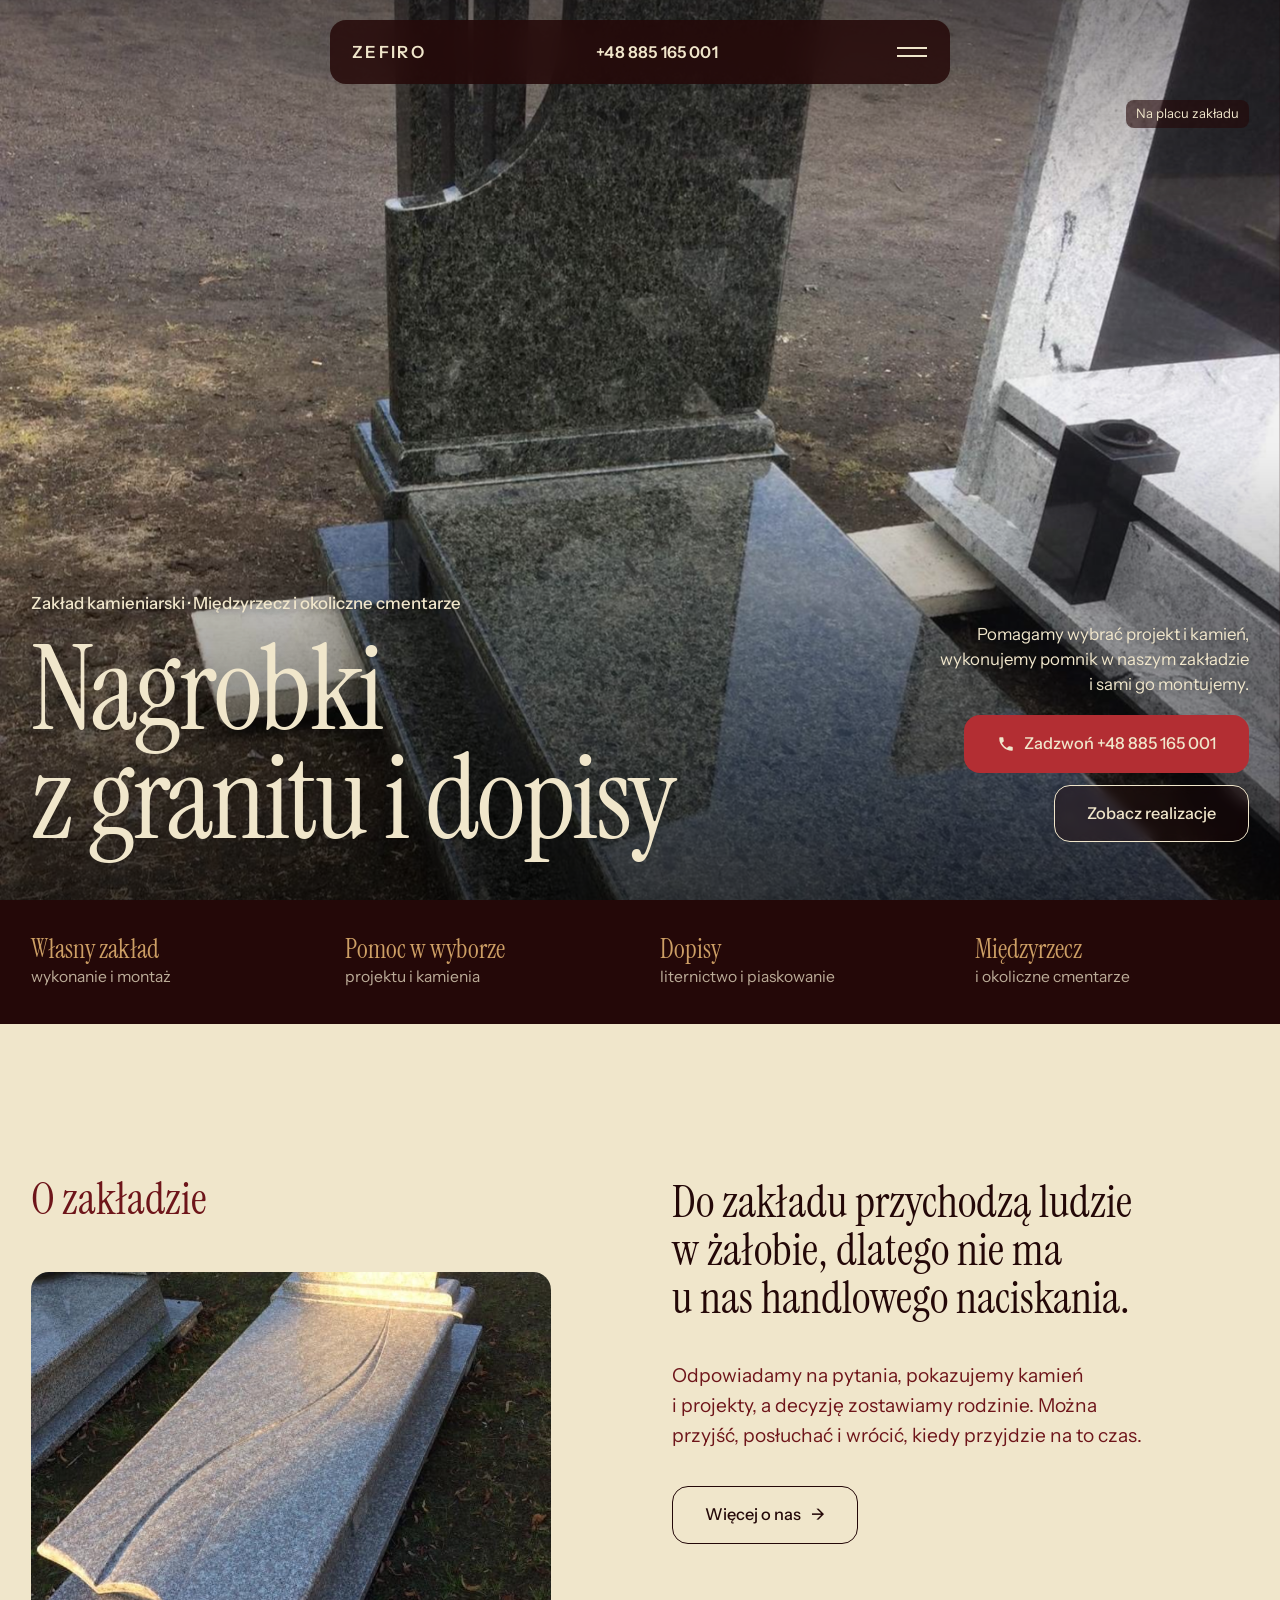
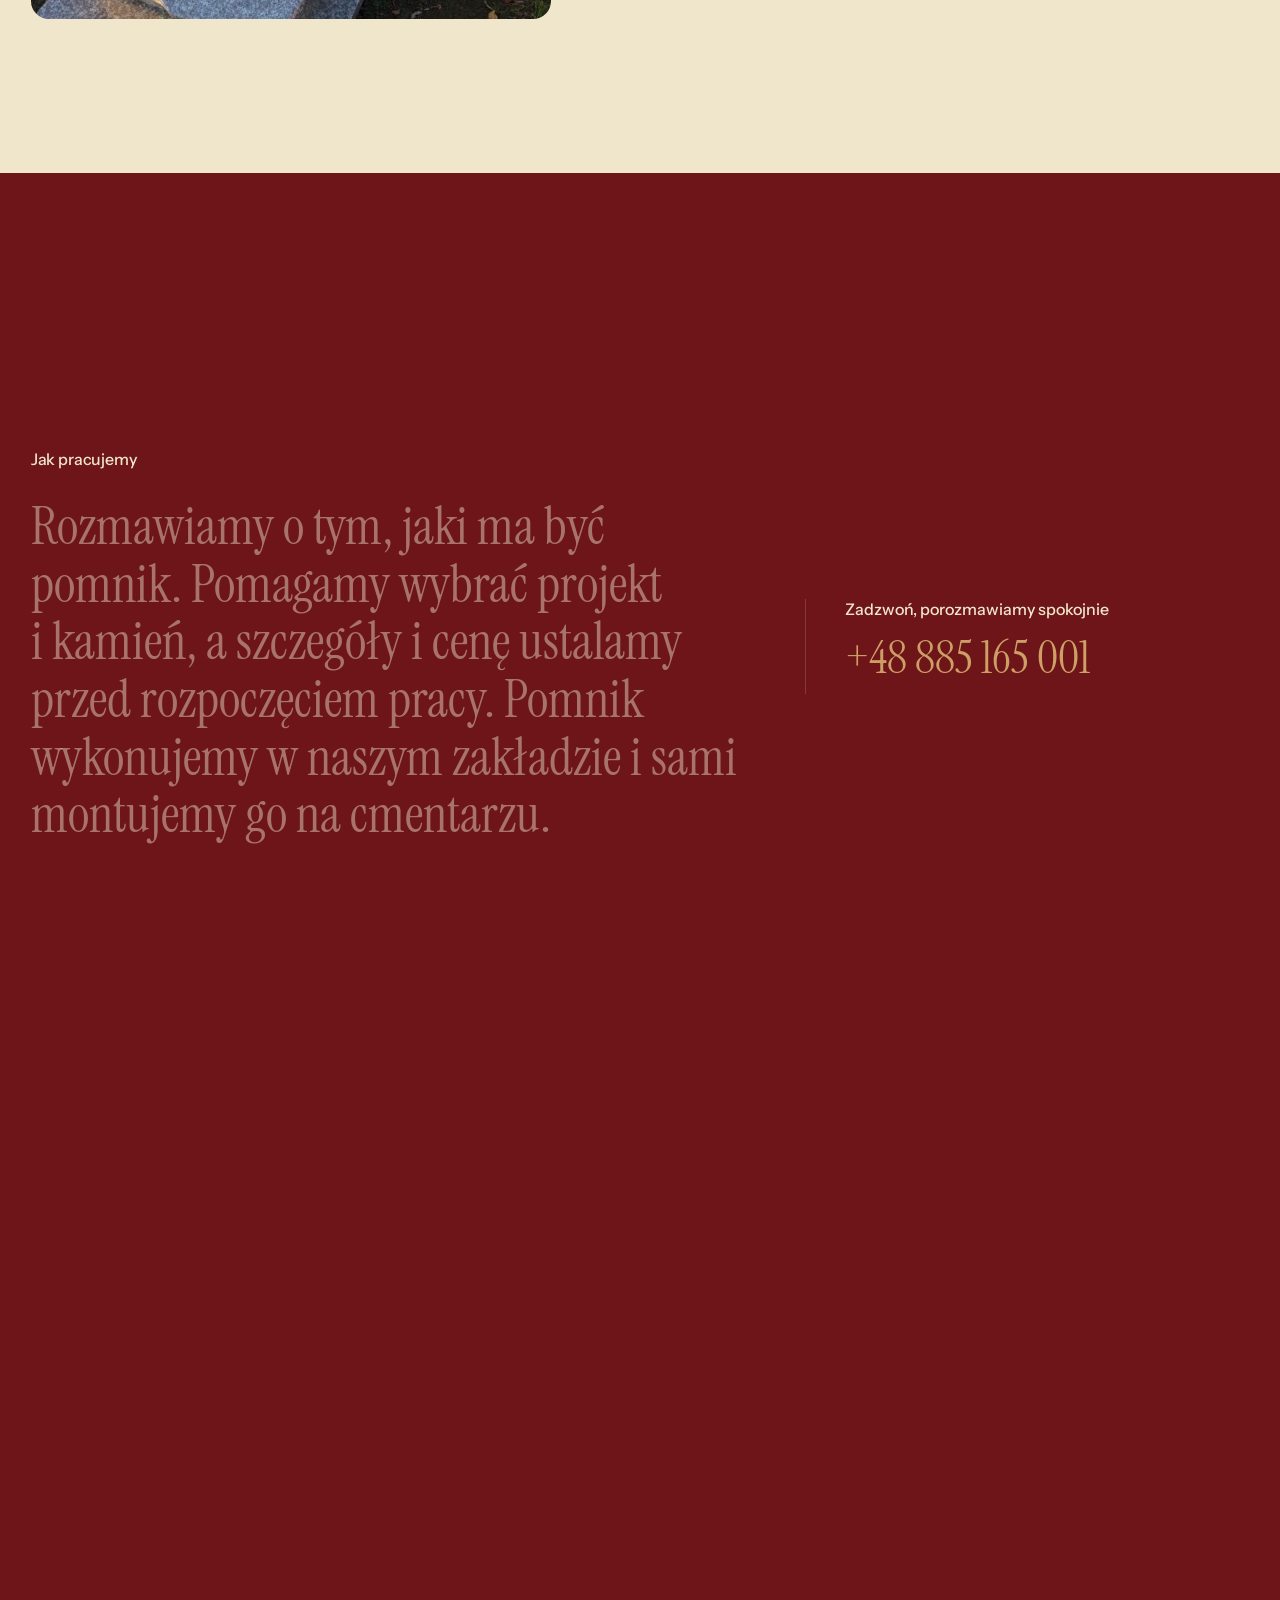
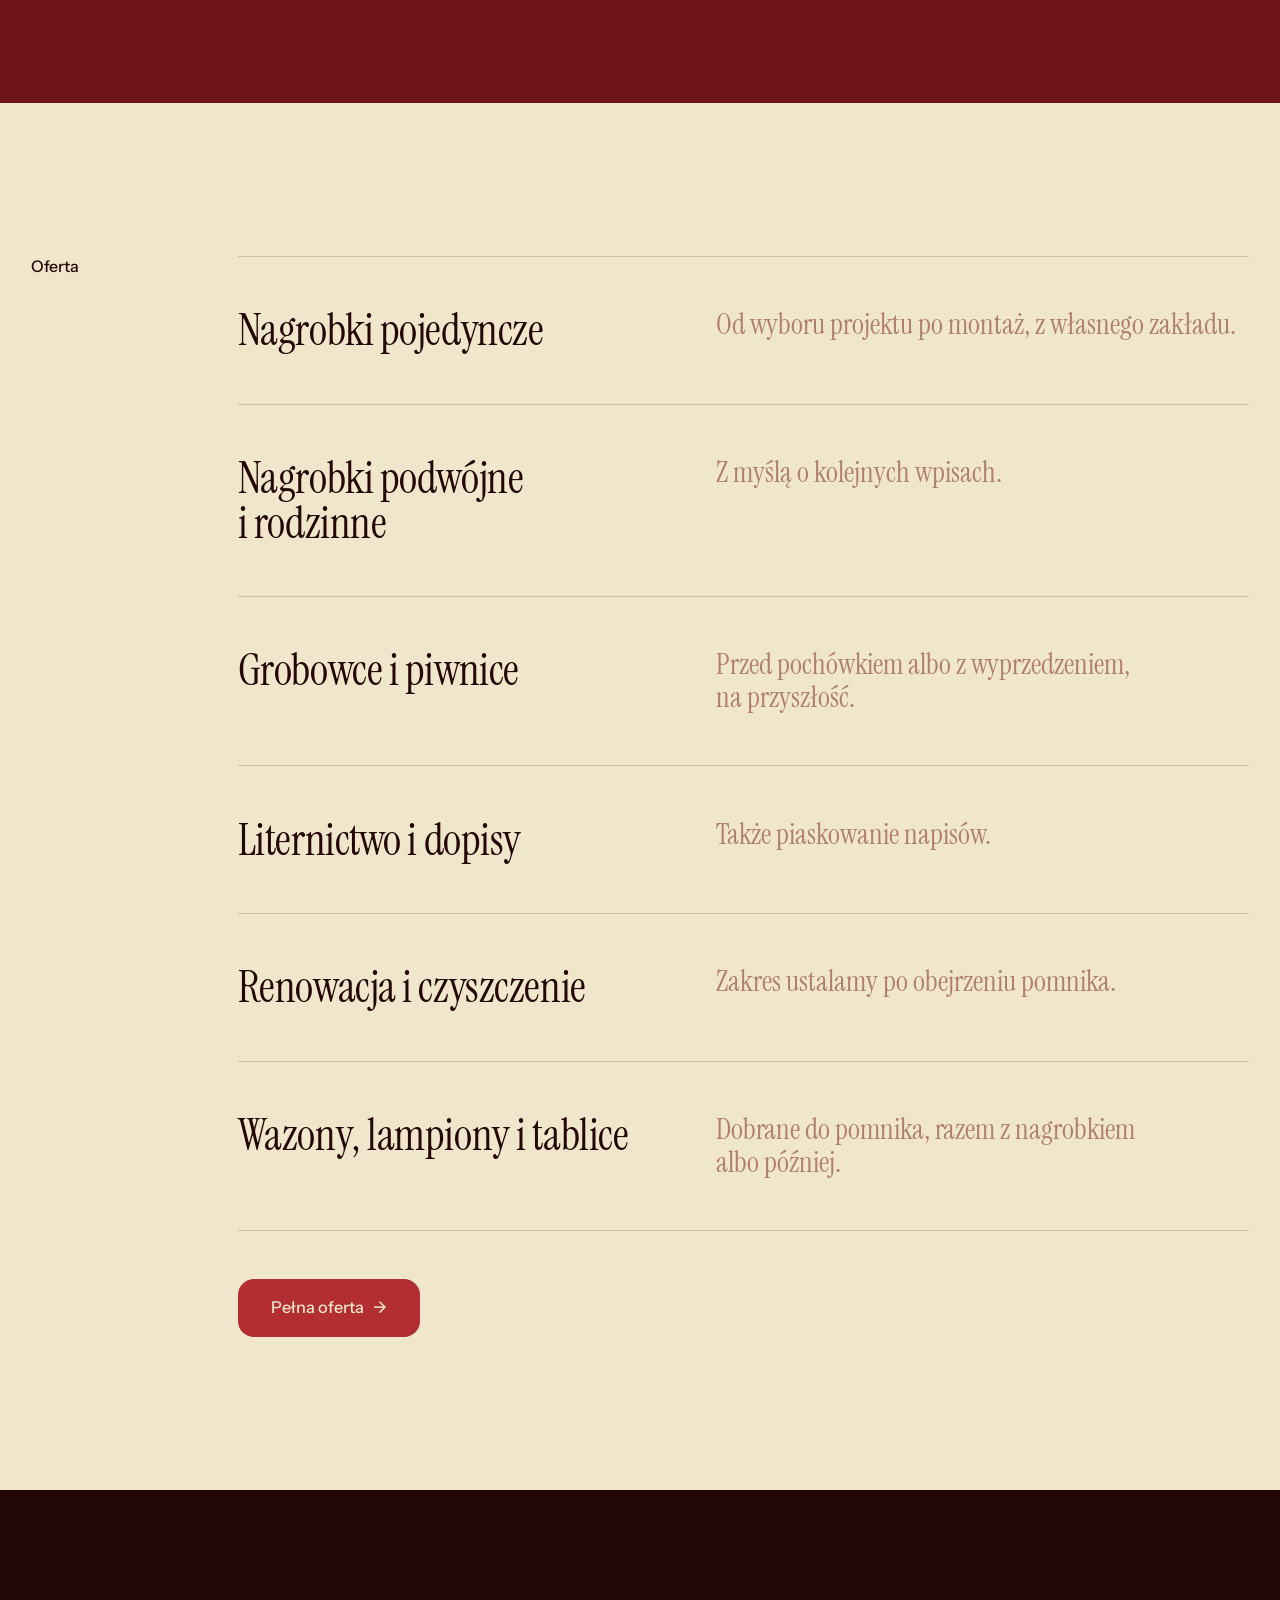
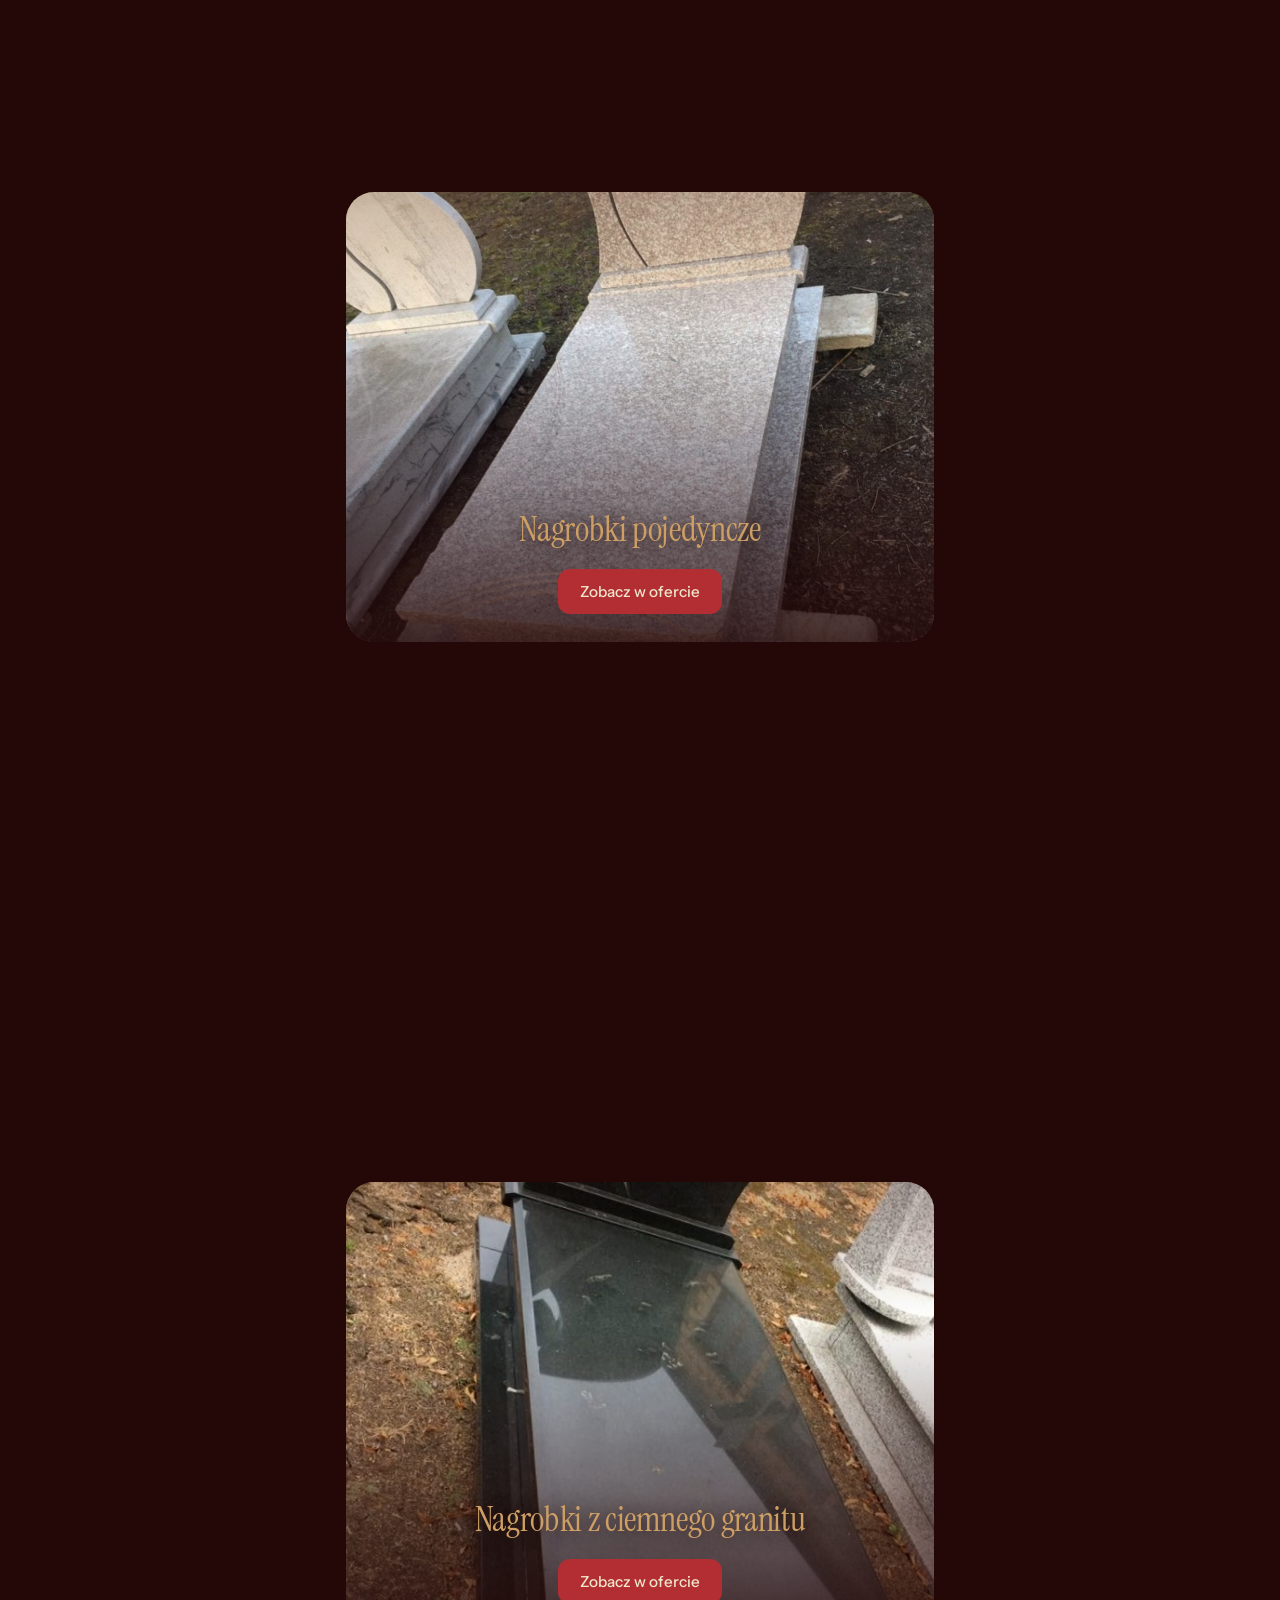
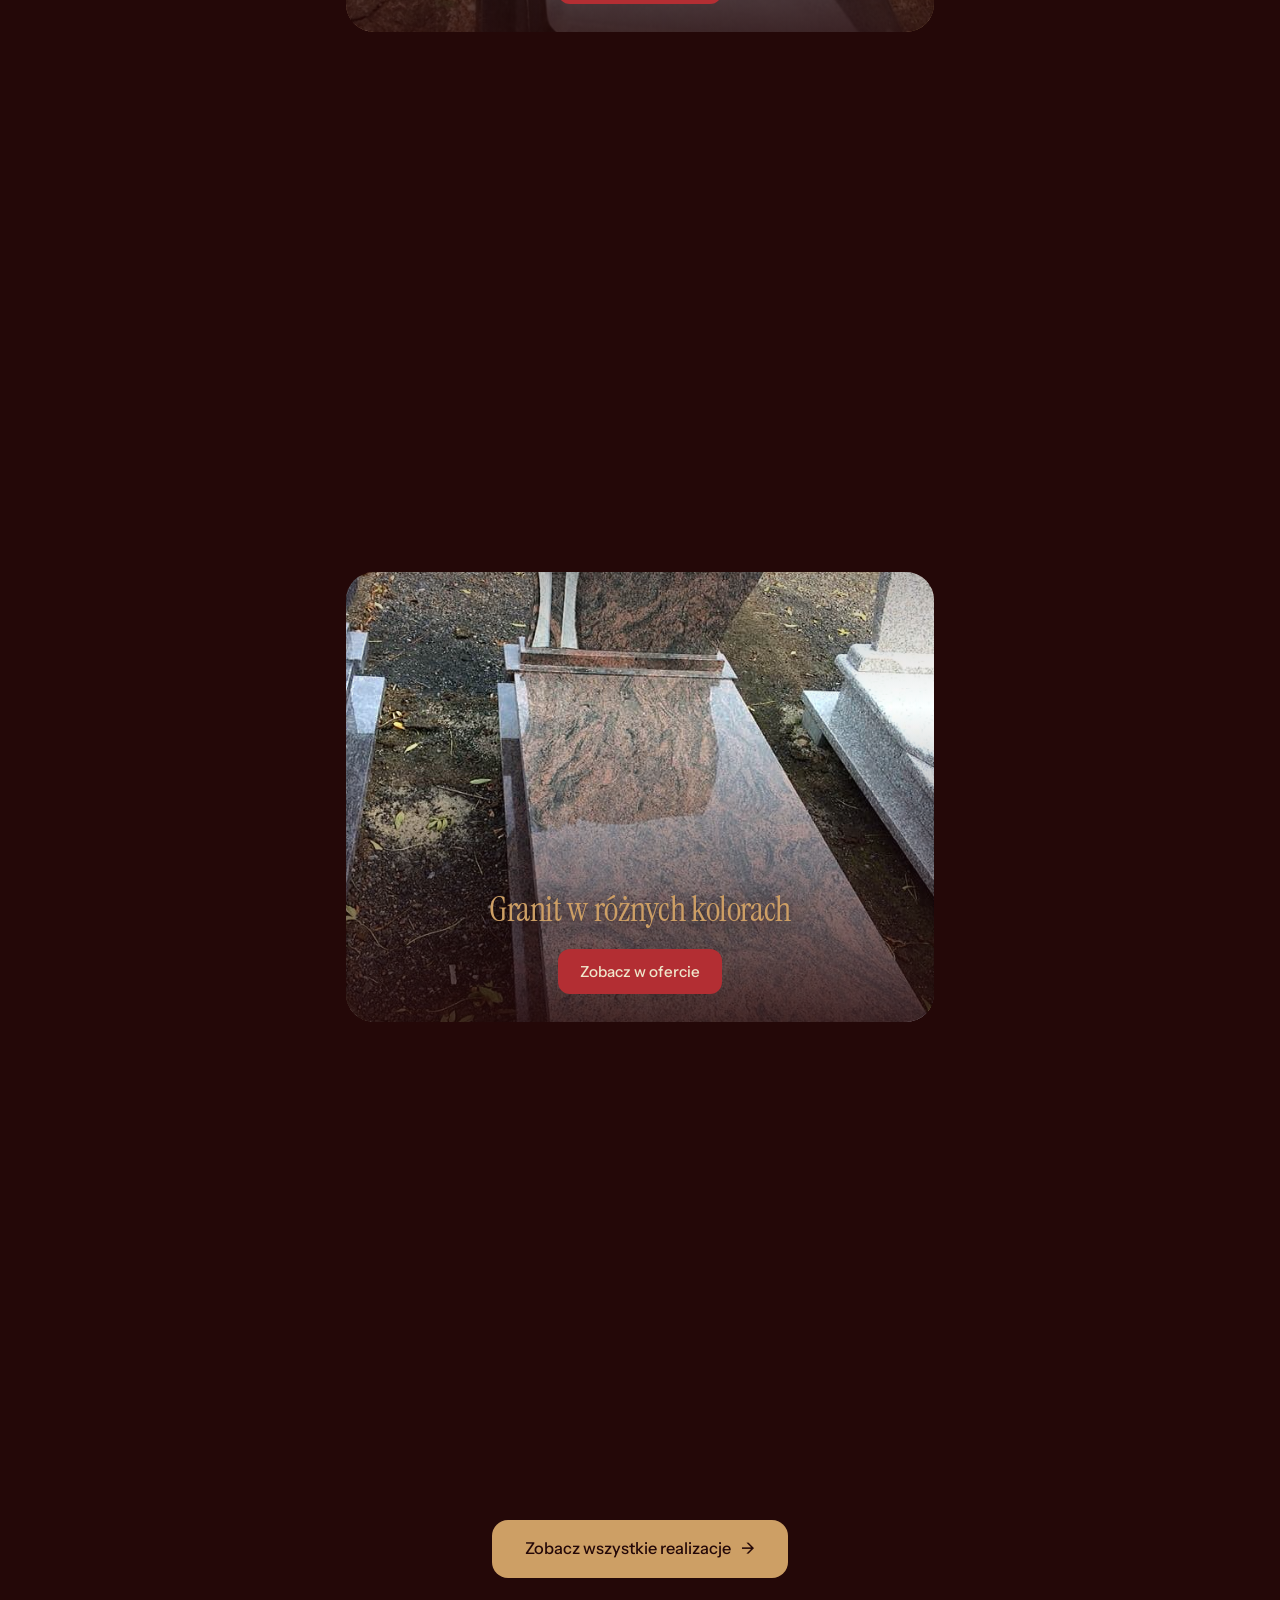
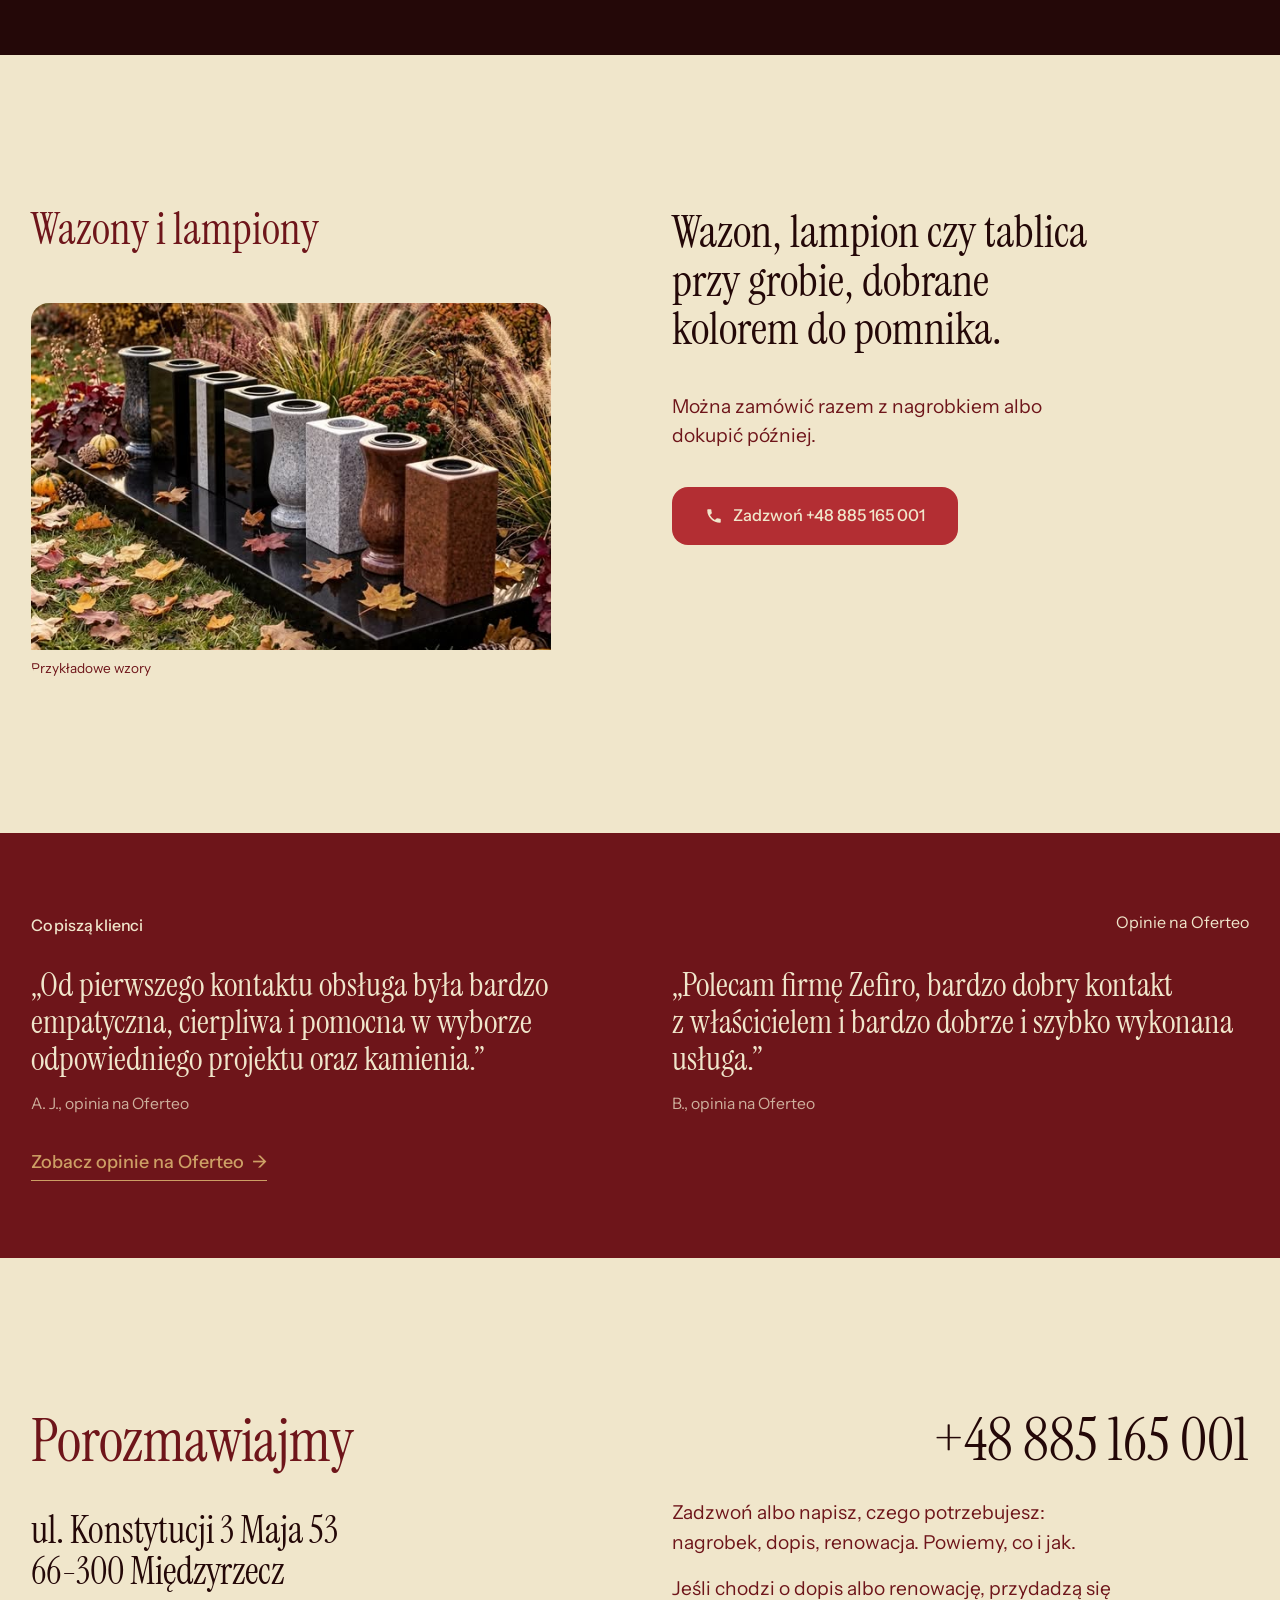
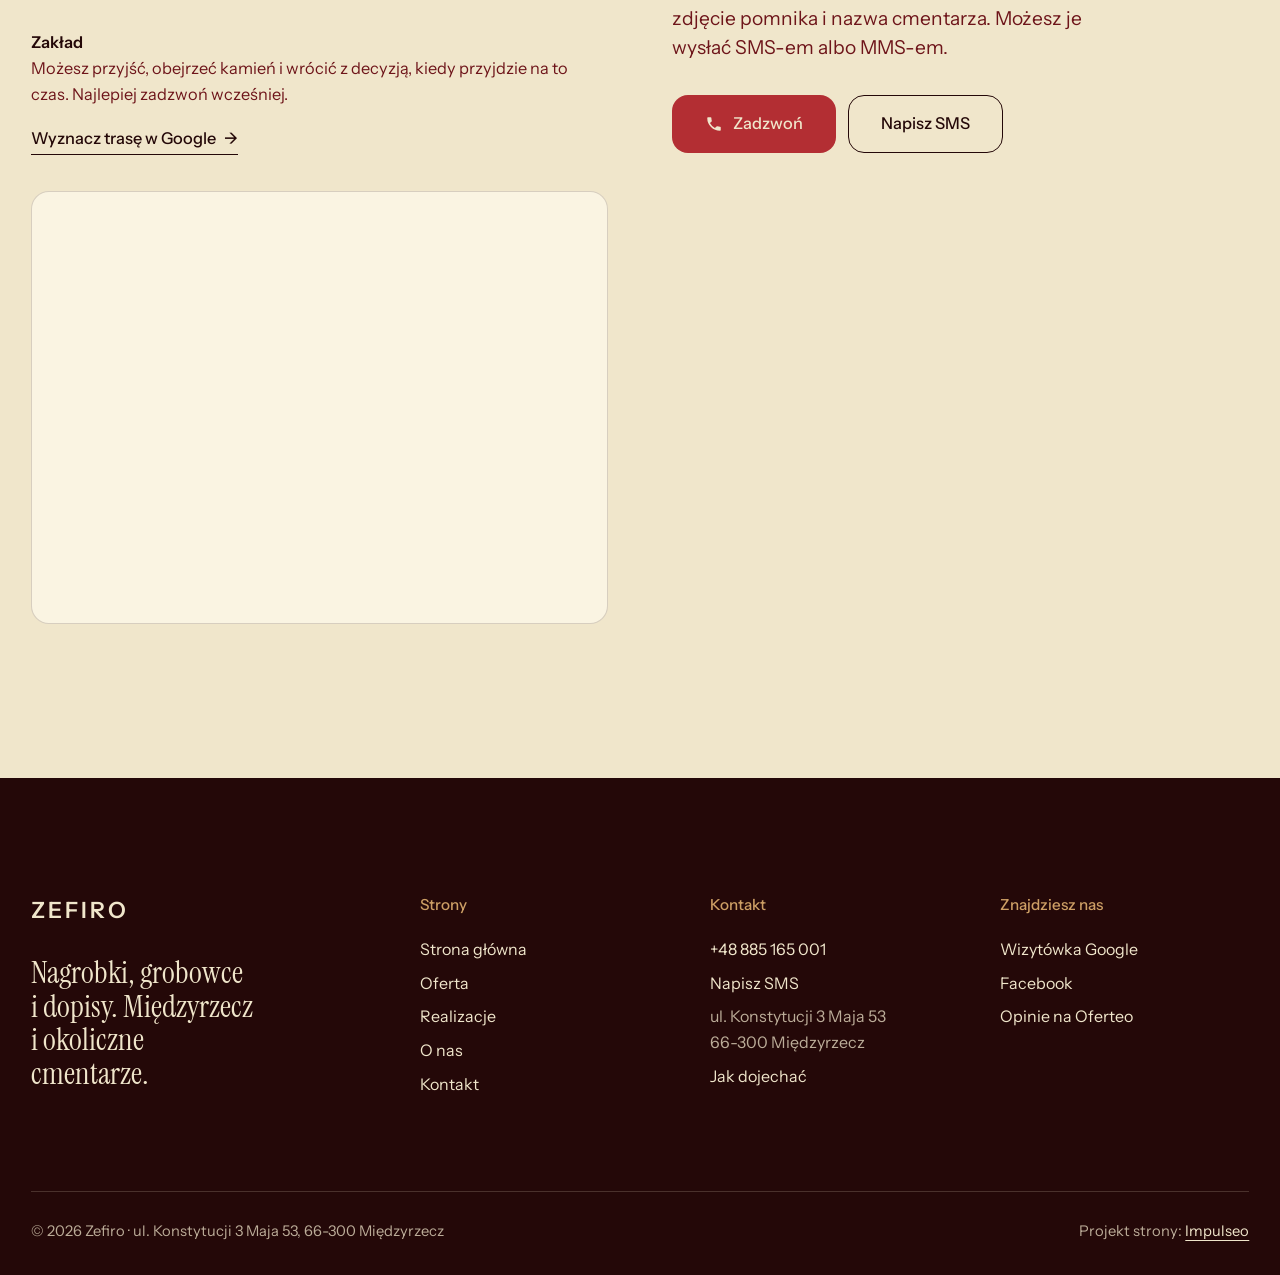
<file: index.html>
<!DOCTYPE html>
<html lang="pl">
<head>
<meta charset="UTF-8">
<meta name="viewport" content="width=device-width, initial-scale=1.0">
<title>Nagrobki z granitu i dopisy · Międzyrzecz | Zefiro</title>
<meta name="description" content="Zefiro, zakład kamieniarski w Międzyrzeczu: nagrobki pojedyncze i rodzinne, grobowce, dopisy, renowacje. Dopisy i piaskowanie napisów. Tel. 885 165 001.">
<link rel="canonical" href="https://impulseo-pl.github.io/zefiro/">
<meta name="robots" content="noindex, nofollow">
<meta name="theme-color" content="#240808">
<meta property="og:type" content="website">
<meta property="og:locale" content="pl_PL">
<meta property="og:site_name" content="Zefiro">
<meta property="og:title" content="Nagrobki z granitu i dopisy · Międzyrzecz | Zefiro">
<meta property="og:description" content="Zefiro, zakład kamieniarski w Międzyrzeczu: nagrobki pojedyncze i rodzinne, grobowce, dopisy, renowacje. Dopisy i piaskowanie napisów. Tel. 885 165 001.">
<meta property="og:url" content="https://impulseo-pl.github.io/zefiro/">
<meta property="og:image" content="https://impulseo-pl.github.io/zefiro/img/og.jpg">
<meta property="og:image:width" content="1200">
<meta property="og:image:height" content="630">
<meta name="twitter:card" content="summary_large_image">

<script type="application/ld+json">{"@context": "https://schema.org", "@type": "HomeAndConstructionBusiness", "name": "Firma Kamieniarska Zefiro", "url": "https://impulseo-pl.github.io/zefiro/", "telephone": "+48885165001", "image": "https://impulseo-pl.github.io/zefiro/img/og.jpg", "address": {"@type": "PostalAddress", "streetAddress": "ul. Konstytucji 3 Maja 53", "postalCode": "66-300", "addressLocality": "Międzyrzecz", "addressCountry": "PL"}, "geo": {"@type": "GeoCoordinates", "latitude": 52.438465, "longitude": 15.584197}, "areaServed": "Międzyrzecz", "sameAs": ["https://www.facebook.com/kamieniarstwozefiro/", "https://www.google.com/maps/place/Firma+Kamieniarska+Zefiro/@52.4386114,15.5834613,406m/data=!3m1!1e3!4m6!3m5!1s0x4706f49b4816bd09:0x40137a1db30fa63c!8m2!3d52.438465!4d15.584197", "https://www.oferteo.pl/firma-kamieniarska-zefiro/firma/4441509"]}</script>
<script>document.documentElement.classList.add('js')</script>
<link rel="preload" as="image" href="img/hero-g12.jpg" fetchpriority="high">
<link rel="preconnect" href="https://fonts.googleapis.com">
<link rel="preconnect" href="https://fonts.gstatic.com" crossorigin>
<link href="https://fonts.googleapis.com/css2?family=Instrument+Sans:wght@400..600&family=Instrument+Serif&display=swap" rel="stylesheet">
<link rel="stylesheet" href="assets/styles.css?v=20261118d">
<style>.hero-img{object-position:50% 18%}@media (max-width:700px){.pill-logo .word{display:inline;font-size:.92rem;letter-spacing:.12em}}</style>
<script src="assets/lenis.min.js?v=1.1.20" defer></script>
<script src="assets/main.js?v=20261118d" defer></script>
</head>
<body>
<a class="skip" href="#tresc">Przejdź do treści</a>
<header class="pill">
  <a class="pill-logo" href="index.html" aria-label="Zefiro - strona główna"><span class="word">ZEFIRO</span></a>
  <a class="pill-phone" href="tel:+48885165001">+48 885 165 001</a>
  <button class="burger" type="button" aria-expanded="false" aria-controls="menu" aria-label="Otwórz menu"><i></i><i></i></button>
</header>
<div class="menu" id="menu" aria-hidden="true">
  <div class="menu-grid">
    <nav class="menu-links" aria-label="Menu główne">
      <a href="index.html" aria-current="page">Strona główna</a>
      <a href="oferta.html">Oferta</a>
      <a href="realizacje.html">Realizacje</a>
      <a href="o-nas.html">O nas</a>
      <a href="kontakt.html">Kontakt</a>
    </nav>
    <div class="menu-side">
      <div><b>Telefon</b><a href="tel:+48885165001">+48 885 165 001</a></div>
      <div><b>Zakład</b>ul. Konstytucji 3 Maja 53, 66-300 Międzyrzecz</div>
    </div>
  </div>
</div>
<main id="tresc">
<section class="hero">
  <img class="hero-img" src="img/hero-g12.jpg" width="1440" height="1920" alt="Nagrobek z&nbsp;polerowanego ciemnego granitu na placu zakładu Zefiro" fetchpriority="high"><span class="hero-cap">Na placu zakładu</span>
  <div class="hero-in">
    <div>
      <p class="hero-kicker">Zakład kamieniarski · Międzyrzecz i&nbsp;okoliczne cmentarze</p>
      <h1>Nagrobki z&nbsp;granitu i&nbsp;dopisy</h1>
    </div>
    <div class="hero-side">
      <p>Pomagamy wybrać projekt i&nbsp;kamień, wykonujemy pomnik w&nbsp;naszym zakładzie i&nbsp;sami go montujemy.</p>
      <div class="btn-row">
        <a class="btn btn-main hero-call" href="tel:+48885165001"><svg class="ico" viewBox="0 0 24 24" fill="none" aria-hidden="true"><path d="M6.6 10.8a15.5 15.5 0 0 0 6.6 6.6l2.2-2.2a1 1 0 0 1 1-.24 11.4 11.4 0 0 0 3.6.58 1 1 0 0 1 1 1V20a1 1 0 0 1-1 1A17 17 0 0 1 3 4a1 1 0 0 1 1-1h3.5a1 1 0 0 1 1 1c0 1.25.2 2.45.57 3.57a1 1 0 0 1-.25 1L6.6 10.8Z" fill="currentColor"/></svg>Zadzwoń +48 885 165 001</a>
        <a class="btn btn-line btn-on-photo" href="realizacje.html">Zobacz realizacje</a>
      </div>
    </div>
  </div>
</section>

<section class="facts cacao dark" aria-label="Najważniejsze informacje">
  <ul class="wrap facts-list">
    <li><b>Własny zakład</b>wykonanie i&nbsp;montaż</li>
    <li><b>Pomoc w&nbsp;wyborze</b>projektu i&nbsp;kamienia</li>
    <li><b>Dopisy</b>liternictwo i&nbsp;piaskowanie</li>
    <li><b>Międzyrzecz</b>i&nbsp;okoliczne cmentarze</li>
  </ul>
</section>

<section class="sec bone" id="o-nas">
  <div class="wrap about">
    <div class="about-left up">
      <p class="label-serif">O&nbsp;zakładzie</p><figure class="about-fig"><img src="img/g17.jpg" width="720" height="960" alt="Jasny nagrobek z&nbsp;sercem w&nbsp;słońcu, na placu zakładu Zefiro" loading="lazy"></figure>
    </div>
    <div class="about-right up">
      <p class="statement">Do zakładu przychodzą ludzie w&nbsp;żałobie, dlatego nie ma u&nbsp;nas handlowego naciskania.</p>
      <p class="lead">Odpowiadamy na pytania, pokazujemy kamień i&nbsp;projekty, a&nbsp;decyzję zostawiamy rodzinie. Można przyjść, posłuchać i&nbsp;wrócić, kiedy przyjdzie na to czas.</p>
      <div class="btn-row"><a class="btn btn-line" href="o-nas.html">Więcej o&nbsp;nas <span aria-hidden="true">→</span></a></div>
    </div>
  </div>
</section>

<section class="reveal-sec bordeaux dark" aria-labelledby="jak">
  <div class="reveal-stick">
    <div class="reveal-main">
      <h2 class="label" id="jak">Jak pracujemy</h2>
      <p class="reveal-text">Rozmawiamy o&nbsp;tym, jaki ma być pomnik. Pomagamy wybrać projekt i&nbsp;kamień, a&nbsp;szczegóły i&nbsp;cenę ustalamy przed rozpoczęciem pracy. Pomnik wykonujemy w&nbsp;naszym zakładzie i&nbsp;sami montujemy go na cmentarzu.</p>
    </div>
    <aside class="reveal-aside">
      <p class="label">Zadzwoń, porozmawiamy spokojnie</p>
      <a class="reveal-phone" href="tel:+48885165001">+48 885 165 001</a>
      <p></p>
    </aside>
  </div>
</section>

<section class="sec bone" id="oferta">
  <div class="wrap svc">
    <h2 class="label">Oferta</h2>
    <div>
      <div class="svc-list">
      <a class="svc-row" href="oferta.html#pojedyncze"><h3>Nagrobki pojedyncze</h3><p>Od wyboru projektu po montaż, z&nbsp;własnego zakładu.</p></a>
      <a class="svc-row" href="oferta.html#rodzinne"><h3>Nagrobki podwójne i&nbsp;rodzinne</h3><p>Z&nbsp;myślą o&nbsp;kolejnych wpisach.</p></a>
      <a class="svc-row" href="oferta.html#grobowce"><h3>Grobowce i&nbsp;piwnice</h3><p>Przed pochówkiem albo z&nbsp;wyprzedzeniem, na przyszłość.</p></a>
      <a class="svc-row" href="oferta.html#dopisy"><h3>Liternictwo i&nbsp;dopisy</h3><p>Także piaskowanie napisów.</p></a>
      <a class="svc-row" href="oferta.html#renowacja"><h3>Renowacja i&nbsp;czyszczenie</h3><p>Zakres ustalamy po obejrzeniu pomnika.</p></a>
      <a class="svc-row" href="oferta.html#dodatki"><h3>Wazony, lampiony i&nbsp;tablice</h3><p>Dobrane do pomnika, razem z&nbsp;nagrobkiem albo później.</p></a>
      </div>
      <div class="svc-foot"><a class="btn btn-main" href="oferta.html">Pełna oferta <span aria-hidden="true">→</span></a></div>
    </div>
  </div>
</section>

<section class="cards cacao dark" aria-label="Realizacje">
  <div class="card-wrap"><div class="card-stick">
    <a class="card" href="oferta.html#pojedyncze"><img src="img/g13.jpg" width="1200" height="1600" alt="Jasny nagrobek pojedynczy z&nbsp;krzyżem, realizacja Zefiro" decoding="async"><span class="card-in"><h3>Nagrobki pojedyncze</h3><span class="btn btn-main btn-sm">Zobacz w&nbsp;ofercie</span></span></a>
  </div></div>
  <div class="card-wrap"><div class="card-stick">
    <a class="card" href="oferta.html#pojedyncze"><img src="img/g15.jpg" width="658" height="908" alt="Nagrobek z&nbsp;czarnego granitu, realizacja Zefiro" loading="lazy" decoding="async"><span class="card-in"><h3>Nagrobki z&nbsp;ciemnego granitu</h3><span class="btn btn-main btn-sm">Zobacz w&nbsp;ofercie</span></span></a>
  </div></div>
  <div class="card-wrap"><div class="card-stick">
    <a class="card" href="oferta.html#pojedyncze"><img src="img/g11.jpg" width="720" height="960" alt="Nagrobek z&nbsp;czerwonego granitu z&nbsp;krzyżem, realizacja Zefiro" loading="lazy" decoding="async"><span class="card-in"><h3>Granit w&nbsp;różnych kolorach</h3><span class="btn btn-main btn-sm">Zobacz w&nbsp;ofercie</span></span></a>
  </div></div>
  <div class="wrap cards-foot"><a class="btn btn-brass" href="realizacje.html">Zobacz wszystkie realizacje <span aria-hidden="true">→</span></a></div>
</section>

<section class="sec bone" id="dodatki">
  <div class="wrap about">
    <div class="about-left up">
      <p class="label-serif">Wazony i&nbsp;lampiony</p><figure class="about-fig"><img src="img/z2.jpg" width="590" height="590" alt="Przykładowe wzory wazonów i&nbsp;lampionów" loading="lazy"><figcaption class="poglad">Przykładowe wzory</figcaption></figure>
    </div>
    <div class="about-right up">
      <p class="statement">Wazon, lampion czy tablica przy grobie, dobrane kolorem do pomnika.</p>
      <p class="lead">Można zamówić razem z&nbsp;nagrobkiem albo dokupić później.</p>
      <div class="btn-row"><a class="btn btn-main" href="tel:+48885165001"><svg class="ico" viewBox="0 0 24 24" fill="none" aria-hidden="true"><path d="M6.6 10.8a15.5 15.5 0 0 0 6.6 6.6l2.2-2.2a1 1 0 0 1 1-.24 11.4 11.4 0 0 0 3.6.58 1 1 0 0 1 1 1V20a1 1 0 0 1-1 1A17 17 0 0 1 3 4a1 1 0 0 1 1-1h3.5a1 1 0 0 1 1 1c0 1.25.2 2.45.57 3.57a1 1 0 0 1-.25 1L6.6 10.8Z" fill="currentColor"/></svg>Zadzwoń +48 885 165 001</a></div>
    </div>
  </div>
</section>

<section class="bordeaux dark opinie-mini" id="opinie">
  <div class="wrap">
    <div class="quotes-head" style="margin-bottom:32px">
      <h2 class="label">Co piszą klienci</h2>
      <a class="rating" href="https://www.oferteo.pl/firma-kamieniarska-zefiro/firma/4441509" target="_blank" rel="noopener"><span>Opinie na&nbsp;Oferteo</span></a>
    </div>
    <div class="quotes-two">
      <figure class="quote-mini"><blockquote>„Od pierwszego kontaktu obsługa była bardzo empatyczna, cierpliwa i&nbsp;pomocna w&nbsp;wyborze odpowiedniego projektu oraz kamienia.”</blockquote><figcaption>A. J., opinia na Oferteo</figcaption></figure>
      <figure class="quote-mini"><blockquote>„Polecam firmę Zefiro, bardzo dobry kontakt z&nbsp;właścicielem i&nbsp;bardzo dobrze i&nbsp;szybko wykonana usługa.”</blockquote><figcaption>B., opinia na Oferteo</figcaption></figure>
    </div>
    <p style="margin-top:32px"><a class="link" href="https://www.oferteo.pl/firma-kamieniarska-zefiro/firma/4441509" target="_blank" rel="noopener">Zobacz opinie na&nbsp;Oferteo <span aria-hidden="true">→</span></a></p>
  </div>
</section>

<section class="sec bone" id="kontakt">
  <div class="wrap contact">
    <div class="up">
      <h2>Porozmawiajmy</h2>
      <p class="big-addr">ul. Konstytucji 3 Maja 53<br>66-300 Międzyrzecz</p>
      <div class="contact-meta">
        <p><b>Zakład</b>Możesz przyjść, obejrzeć kamień i&nbsp;wrócić z&nbsp;decyzją, kiedy przyjdzie na to czas. Najlepiej zadzwoń wcześniej.</p>
        <p><a class="link" href="https://www.google.com/maps/place/Firma+Kamieniarska+Zefiro/@52.4386114,15.5834613,406m/data=!3m1!1e3!4m6!3m5!1s0x4706f49b4816bd09:0x40137a1db30fa63c!8m2!3d52.438465!4d15.584197" target="_blank" rel="noopener">Wyznacz trasę w&nbsp;Google <span aria-hidden="true">→</span></a></p>
      </div>
      <div class="map"><iframe src="https://maps.google.com/maps?q=Firma%20Kamieniarska%20Zefiro%2C%20Konstytucji%203%20Maja%2053%2C%20Mi%C4%99dzyrzecz&z=15&output=embed" title="Mapa dojazdu, ul. Konstytucji 3 Maja 53, 66-300 Międzyrzecz" loading="lazy" referrerpolicy="no-referrer-when-downgrade"></iframe></div>
    </div>
    <div class="contact-right up" id="formularz">
      <a class="big-phone" href="tel:+48885165001">+48 885 165 001</a>
      <p class="lead">Zadzwoń albo napisz, czego potrzebujesz: nagrobek, dopis, renowacja. Powiemy, co i&nbsp;jak.</p>
      <p class="lead" style="margin-top:16px">Jeśli chodzi o&nbsp;dopis albo renowację, przydadzą się zdjęcie pomnika i&nbsp;nazwa cmentarza. Możesz je wysłać SMS-em albo MMS-em.</p>
      <div class="contact-cta">
        <a class="btn btn-main" href="tel:+48885165001"><svg class="ico" viewBox="0 0 24 24" fill="none" aria-hidden="true"><path d="M6.6 10.8a15.5 15.5 0 0 0 6.6 6.6l2.2-2.2a1 1 0 0 1 1-.24 11.4 11.4 0 0 0 3.6.58 1 1 0 0 1 1 1V20a1 1 0 0 1-1 1A17 17 0 0 1 3 4a1 1 0 0 1 1-1h3.5a1 1 0 0 1 1 1c0 1.25.2 2.45.57 3.57a1 1 0 0 1-.25 1L6.6 10.8Z" fill="currentColor"/></svg>Zadzwoń</a>
        <a class="btn btn-line" href="sms:+48885165001?body=Dzie%C5%84%20dobry%2C%20pytam%20o%3A%20%28nagrobek%2Fdopis%2Frenowacja%29.%20Cmentarz%3A%20...">Napisz SMS</a>
      </div>
    </div>
  </div>
</section>
</main>
<footer class="foot dark">
  <div class="wrap">
    <div class="foot-top">
      <div>
        <a class="foot-logo" href="index.html" aria-label="Zefiro - strona główna"><span class="word">ZEFIRO</span></a>
        <p class="foot-claim">Nagrobki, grobowce i&nbsp;dopisy. Międzyrzecz i&nbsp;okoliczne cmentarze.</p>
      </div>
      <div><h4>Strony</h4><ul><li><a href="index.html">Strona główna</a></li><li><a href="oferta.html">Oferta</a></li><li><a href="realizacje.html">Realizacje</a></li><li><a href="o-nas.html">O nas</a></li><li><a href="kontakt.html">Kontakt</a></li></ul></div>
      <div><h4>Kontakt</h4><ul>
        <li><a href="tel:+48885165001">+48 885 165 001</a></li><li><a href="sms:+48885165001?body=Dzie%C5%84%20dobry%2C%20pytam%20o%3A%20%28nagrobek%2Fdopis%2Frenowacja%29.%20Cmentarz%3A%20...">Napisz SMS</a></li><li>ul. Konstytucji 3 Maja 53<br>66-300 Międzyrzecz</li><li><a href="https://www.google.com/maps/place/Firma+Kamieniarska+Zefiro/@52.4386114,15.5834613,406m/data=!3m1!1e3!4m6!3m5!1s0x4706f49b4816bd09:0x40137a1db30fa63c!8m2!3d52.438465!4d15.584197" target="_blank" rel="noopener">Jak dojechać</a></li>
      </ul></div>
      <div><h4>Znajdziesz nas</h4><ul>
        <li><a href="https://www.google.com/maps/place/Firma+Kamieniarska+Zefiro/@52.4386114,15.5834613,406m/data=!3m1!1e3!4m6!3m5!1s0x4706f49b4816bd09:0x40137a1db30fa63c!8m2!3d52.438465!4d15.584197" target="_blank" rel="noopener">Wizytówka Google</a></li><li><a href="https://www.facebook.com/kamieniarstwozefiro/" target="_blank" rel="noopener">Facebook</a></li><li><a href="https://www.oferteo.pl/firma-kamieniarska-zefiro/firma/4441509" target="_blank" rel="noopener">Opinie na Oferteo</a></li>
      </ul></div>
    </div>
    <div class="foot-bottom">
      <span>© 2026 Zefiro · ul. Konstytucji 3 Maja 53, 66-300 Międzyrzecz</span>
      <span>Projekt strony: <a href="https://impulseo.pl" target="_blank" rel="noopener">Impulseo</a></span>
    </div>
  </div>
</footer>
<div class="callbar">
  <a class="btn btn-main" href="tel:+48885165001"><svg class="ico" viewBox="0 0 24 24" fill="none" aria-hidden="true"><path d="M6.6 10.8a15.5 15.5 0 0 0 6.6 6.6l2.2-2.2a1 1 0 0 1 1-.24 11.4 11.4 0 0 0 3.6.58 1 1 0 0 1 1 1V20a1 1 0 0 1-1 1A17 17 0 0 1 3 4a1 1 0 0 1 1-1h3.5a1 1 0 0 1 1 1c0 1.25.2 2.45.57 3.57a1 1 0 0 1-.25 1L6.6 10.8Z" fill="currentColor"/></svg>Zadzwoń</a>
  <a class="btn btn-line" href="sms:+48885165001?body=Dzie%C5%84%20dobry%2C%20pytam%20o%3A%20%28nagrobek%2Fdopis%2Frenowacja%29.%20Cmentarz%3A%20...">Napisz SMS</a>
</div>
</body>
</html>
</file>
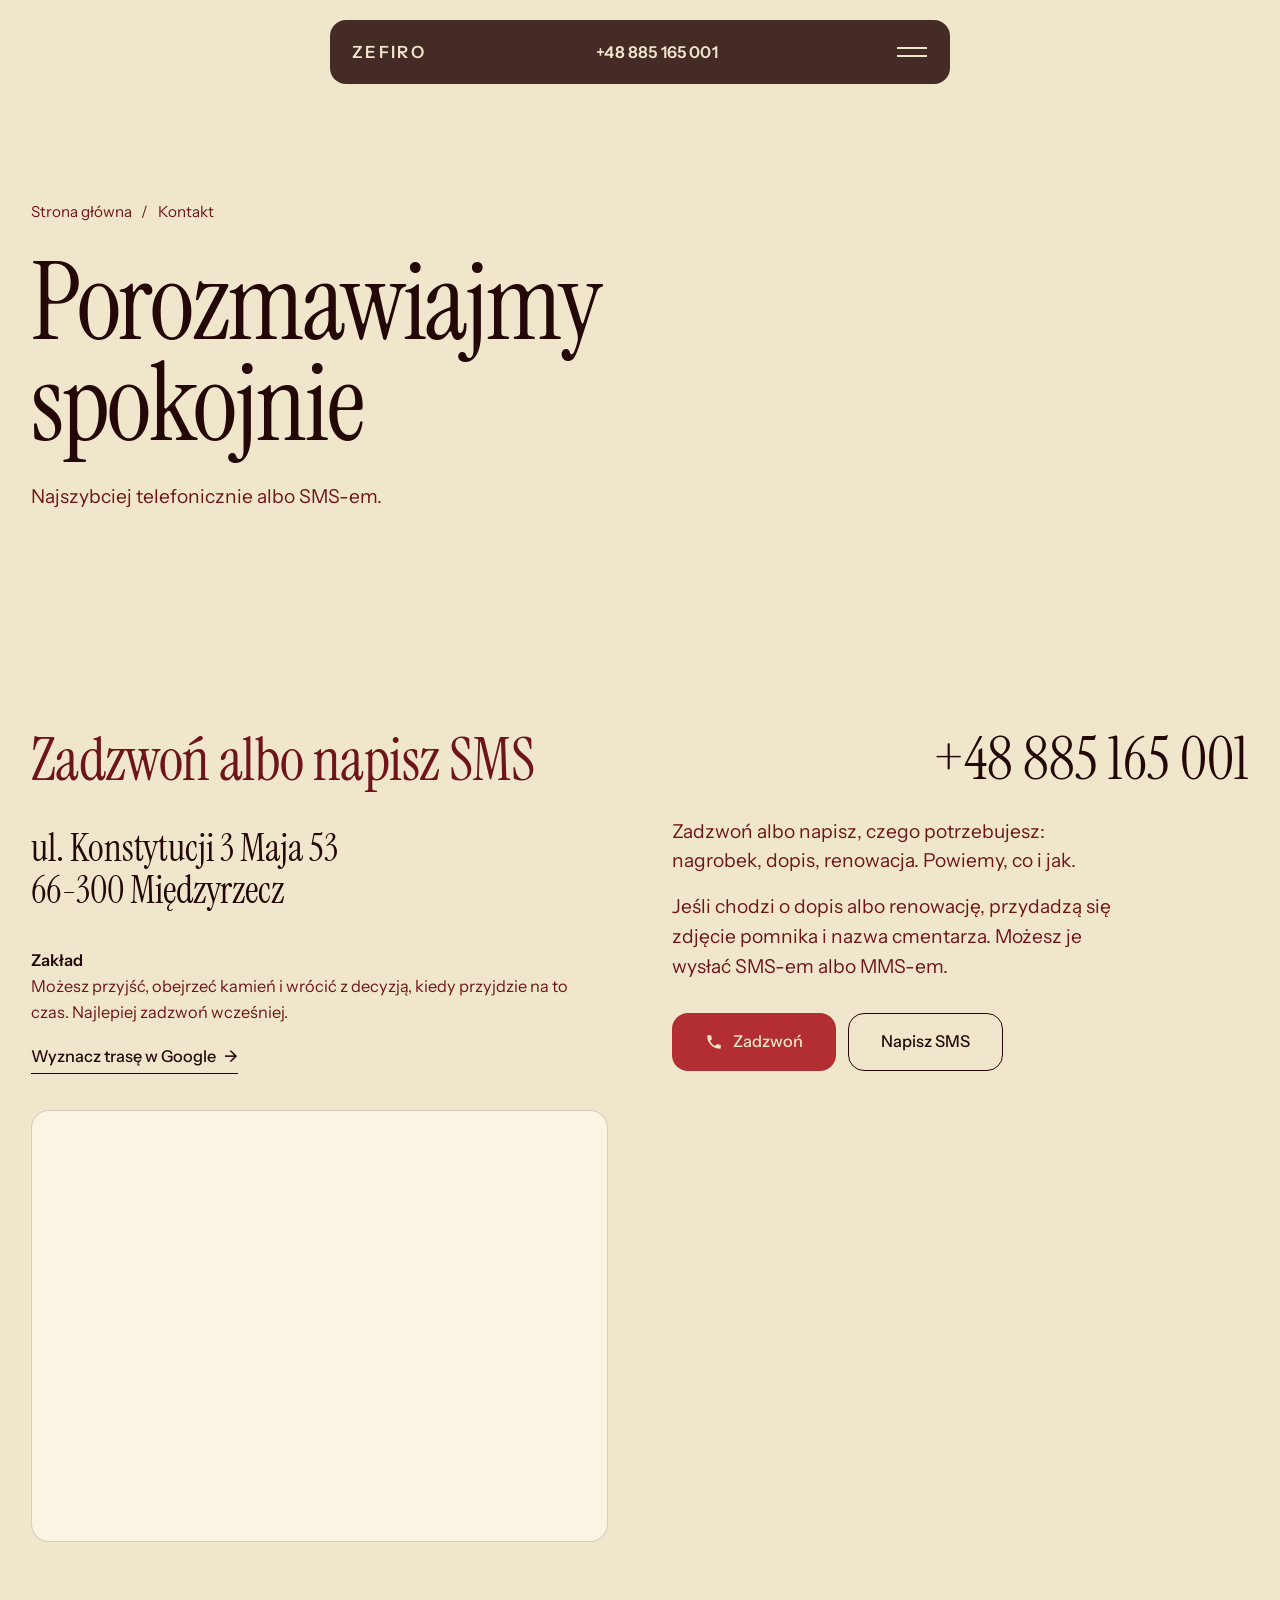
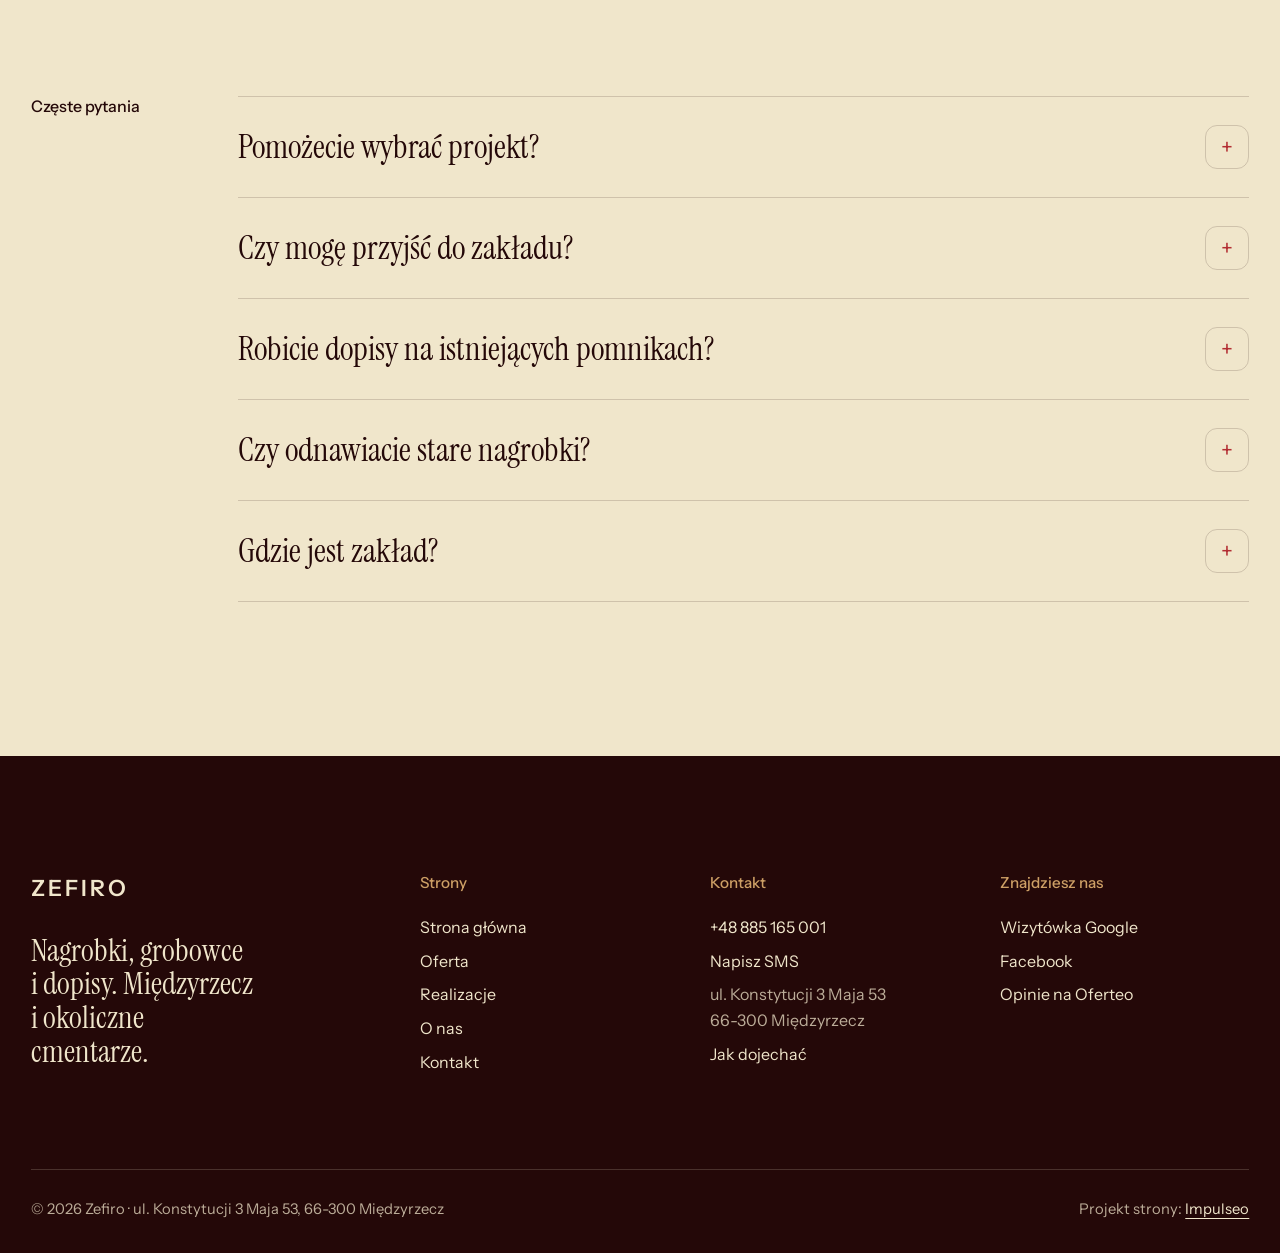
<file: kontakt.html>
<!DOCTYPE html>
<html lang="pl">
<head>
<meta charset="UTF-8">
<meta name="viewport" content="width=device-width, initial-scale=1.0">
<title>Kontakt · Zefiro, ul. Konstytucji 3 Maja 53, Międzyrzecz</title>
<meta name="description" content="Kontakt: Zefiro, zakład kamieniarski, ul. Konstytucji 3 Maja 53, 66-300 Międzyrzecz, tel. 885 165 001.">
<link rel="canonical" href="https://impulseo-pl.github.io/zefiro/kontakt.html">
<meta name="robots" content="noindex, nofollow">
<meta name="theme-color" content="#240808">
<meta property="og:type" content="website">
<meta property="og:locale" content="pl_PL">
<meta property="og:site_name" content="Zefiro">
<meta property="og:title" content="Kontakt · Zefiro, ul. Konstytucji 3 Maja 53, Międzyrzecz">
<meta property="og:description" content="Kontakt: Zefiro, zakład kamieniarski, ul. Konstytucji 3 Maja 53, 66-300 Międzyrzecz, tel. 885 165 001.">
<meta property="og:url" content="https://impulseo-pl.github.io/zefiro/kontakt.html">
<meta property="og:image" content="https://impulseo-pl.github.io/zefiro/img/og.jpg">
<meta property="og:image:width" content="1200">
<meta property="og:image:height" content="630">
<meta name="twitter:card" content="summary_large_image">

<script type="application/ld+json">{"@context": "https://schema.org", "@type": "HomeAndConstructionBusiness", "name": "Firma Kamieniarska Zefiro", "url": "https://impulseo-pl.github.io/zefiro/", "telephone": "+48885165001", "image": "https://impulseo-pl.github.io/zefiro/img/og.jpg", "address": {"@type": "PostalAddress", "streetAddress": "ul. Konstytucji 3 Maja 53", "postalCode": "66-300", "addressLocality": "Międzyrzecz", "addressCountry": "PL"}, "geo": {"@type": "GeoCoordinates", "latitude": 52.438465, "longitude": 15.584197}, "areaServed": "Międzyrzecz", "sameAs": ["https://www.facebook.com/kamieniarstwozefiro/", "https://www.google.com/maps/place/Firma+Kamieniarska+Zefiro/@52.4386114,15.5834613,406m/data=!3m1!1e3!4m6!3m5!1s0x4706f49b4816bd09:0x40137a1db30fa63c!8m2!3d52.438465!4d15.584197", "https://www.oferteo.pl/firma-kamieniarska-zefiro/firma/4441509"]}</script>
<script>document.documentElement.classList.add('js')</script>
<link rel="preconnect" href="https://fonts.googleapis.com">
<link rel="preconnect" href="https://fonts.gstatic.com" crossorigin>
<link href="https://fonts.googleapis.com/css2?family=Instrument+Sans:wght@400..600&family=Instrument+Serif&display=swap" rel="stylesheet">
<link rel="stylesheet" href="assets/styles.css?v=20261118d">
<style>.hero-img{object-position:50% 18%}@media (max-width:700px){.pill-logo .word{display:inline;font-size:.92rem;letter-spacing:.12em}}</style>
<script src="assets/lenis.min.js?v=1.1.20" defer></script>
<script src="assets/main.js?v=20261118d" defer></script>
</head>
<body>
<a class="skip" href="#tresc">Przejdź do treści</a>
<header class="pill">
  <a class="pill-logo" href="index.html" aria-label="Zefiro - strona główna"><span class="word">ZEFIRO</span></a>
  <a class="pill-phone" href="tel:+48885165001">+48 885 165 001</a>
  <button class="burger" type="button" aria-expanded="false" aria-controls="menu" aria-label="Otwórz menu"><i></i><i></i></button>
</header>
<div class="menu" id="menu" aria-hidden="true">
  <div class="menu-grid">
    <nav class="menu-links" aria-label="Menu główne">
      <a href="index.html">Strona główna</a>
      <a href="oferta.html">Oferta</a>
      <a href="realizacje.html">Realizacje</a>
      <a href="o-nas.html">O nas</a>
      <a href="kontakt.html" aria-current="page">Kontakt</a>
    </nav>
    <div class="menu-side">
      <div><b>Telefon</b><a href="tel:+48885165001">+48 885 165 001</a></div>
      <div><b>Zakład</b>ul. Konstytucji 3 Maja 53, 66-300 Międzyrzecz</div>
    </div>
  </div>
</div>
<main id="tresc">
<section class="phead bone">
  <div class="wrap">
    <nav class="crumbs" aria-label="Okruszki"><a href="index.html">Strona główna</a><span aria-hidden="true">/</span><span aria-current="page">Kontakt</span></nav>
    <h1>Porozmawiajmy spokojnie</h1>
    <p class="lead">Najszybciej telefonicznie albo SMS-em.</p>
  </div>
</section>
<section class="sec bone" id="kontakt">
  <div class="wrap contact">
    <div class="up">
      <h2>Zadzwoń albo napisz SMS</h2>
      <p class="big-addr">ul. Konstytucji 3 Maja 53<br>66-300 Międzyrzecz</p>
      <div class="contact-meta">
        <p><b>Zakład</b>Możesz przyjść, obejrzeć kamień i&nbsp;wrócić z&nbsp;decyzją, kiedy przyjdzie na to czas. Najlepiej zadzwoń wcześniej.</p>
        <p><a class="link" href="https://www.google.com/maps/place/Firma+Kamieniarska+Zefiro/@52.4386114,15.5834613,406m/data=!3m1!1e3!4m6!3m5!1s0x4706f49b4816bd09:0x40137a1db30fa63c!8m2!3d52.438465!4d15.584197" target="_blank" rel="noopener">Wyznacz trasę w&nbsp;Google <span aria-hidden="true">→</span></a></p>
      </div>
      <div class="map"><iframe src="https://maps.google.com/maps?q=Firma%20Kamieniarska%20Zefiro%2C%20Konstytucji%203%20Maja%2053%2C%20Mi%C4%99dzyrzecz&z=15&output=embed" title="Mapa dojazdu, ul. Konstytucji 3 Maja 53, 66-300 Międzyrzecz" loading="lazy" referrerpolicy="no-referrer-when-downgrade"></iframe></div>
    </div>
    <div class="contact-right up" id="formularz">
      <a class="big-phone" href="tel:+48885165001">+48 885 165 001</a>
      <p class="lead">Zadzwoń albo napisz, czego potrzebujesz: nagrobek, dopis, renowacja. Powiemy, co i&nbsp;jak.</p>
      <p class="lead" style="margin-top:16px">Jeśli chodzi o&nbsp;dopis albo renowację, przydadzą się zdjęcie pomnika i&nbsp;nazwa cmentarza. Możesz je wysłać SMS-em albo MMS-em.</p>
      <div class="contact-cta">
        <a class="btn btn-main" href="tel:+48885165001"><svg class="ico" viewBox="0 0 24 24" fill="none" aria-hidden="true"><path d="M6.6 10.8a15.5 15.5 0 0 0 6.6 6.6l2.2-2.2a1 1 0 0 1 1-.24 11.4 11.4 0 0 0 3.6.58 1 1 0 0 1 1 1V20a1 1 0 0 1-1 1A17 17 0 0 1 3 4a1 1 0 0 1 1-1h3.5a1 1 0 0 1 1 1c0 1.25.2 2.45.57 3.57a1 1 0 0 1-.25 1L6.6 10.8Z" fill="currentColor"/></svg>Zadzwoń</a>
        <a class="btn btn-line" href="sms:+48885165001?body=Dzie%C5%84%20dobry%2C%20pytam%20o%3A%20%28nagrobek%2Fdopis%2Frenowacja%29.%20Cmentarz%3A%20...">Napisz SMS</a>
      </div>
    </div>
  </div>
</section>
<section class="sec bone" style="padding-top:0">
  <div class="wrap faq">
    <h2 class="label">Częste pytania</h2>
    <div>
      <details><summary>Pomożecie wybrać projekt?</summary><p>Tak. Pomagamy wybrać projekt i&nbsp;kamień, a&nbsp;cenę ustalamy przed rozpoczęciem pracy.</p></details>
      <details><summary>Czy mogę przyjść do zakładu?</summary><p>Tak. Najlepiej zadzwoń wcześniej, żeby ktoś na Ciebie czekał.</p></details>
      <details><summary>Robicie dopisy na istniejących pomnikach?</summary><p>Tak, także piaskowanie napisów. Krój liter dobieramy do istniejącego napisu.</p></details>
      <details><summary>Czy odnawiacie stare nagrobki?</summary><p>Tak. Zakres ustalamy po obejrzeniu pomnika.</p></details>
      <details><summary>Gdzie jest zakład?</summary><p>Międzyrzecz, ul. Konstytucji 3 Maja 53.</p></details>
    </div>
  </div>
</section>
</main>
<footer class="foot dark">
  <div class="wrap">
    <div class="foot-top">
      <div>
        <a class="foot-logo" href="index.html" aria-label="Zefiro - strona główna"><span class="word">ZEFIRO</span></a>
        <p class="foot-claim">Nagrobki, grobowce i&nbsp;dopisy. Międzyrzecz i&nbsp;okoliczne cmentarze.</p>
      </div>
      <div><h4>Strony</h4><ul><li><a href="index.html">Strona główna</a></li><li><a href="oferta.html">Oferta</a></li><li><a href="realizacje.html">Realizacje</a></li><li><a href="o-nas.html">O nas</a></li><li><a href="kontakt.html">Kontakt</a></li></ul></div>
      <div><h4>Kontakt</h4><ul>
        <li><a href="tel:+48885165001">+48 885 165 001</a></li><li><a href="sms:+48885165001?body=Dzie%C5%84%20dobry%2C%20pytam%20o%3A%20%28nagrobek%2Fdopis%2Frenowacja%29.%20Cmentarz%3A%20...">Napisz SMS</a></li><li>ul. Konstytucji 3 Maja 53<br>66-300 Międzyrzecz</li><li><a href="https://www.google.com/maps/place/Firma+Kamieniarska+Zefiro/@52.4386114,15.5834613,406m/data=!3m1!1e3!4m6!3m5!1s0x4706f49b4816bd09:0x40137a1db30fa63c!8m2!3d52.438465!4d15.584197" target="_blank" rel="noopener">Jak dojechać</a></li>
      </ul></div>
      <div><h4>Znajdziesz nas</h4><ul>
        <li><a href="https://www.google.com/maps/place/Firma+Kamieniarska+Zefiro/@52.4386114,15.5834613,406m/data=!3m1!1e3!4m6!3m5!1s0x4706f49b4816bd09:0x40137a1db30fa63c!8m2!3d52.438465!4d15.584197" target="_blank" rel="noopener">Wizytówka Google</a></li><li><a href="https://www.facebook.com/kamieniarstwozefiro/" target="_blank" rel="noopener">Facebook</a></li><li><a href="https://www.oferteo.pl/firma-kamieniarska-zefiro/firma/4441509" target="_blank" rel="noopener">Opinie na Oferteo</a></li>
      </ul></div>
    </div>
    <div class="foot-bottom">
      <span>© 2026 Zefiro · ul. Konstytucji 3 Maja 53, 66-300 Międzyrzecz</span>
      <span>Projekt strony: <a href="https://impulseo.pl" target="_blank" rel="noopener">Impulseo</a></span>
    </div>
  </div>
</footer>
<div class="callbar">
  <a class="btn btn-main" href="tel:+48885165001"><svg class="ico" viewBox="0 0 24 24" fill="none" aria-hidden="true"><path d="M6.6 10.8a15.5 15.5 0 0 0 6.6 6.6l2.2-2.2a1 1 0 0 1 1-.24 11.4 11.4 0 0 0 3.6.58 1 1 0 0 1 1 1V20a1 1 0 0 1-1 1A17 17 0 0 1 3 4a1 1 0 0 1 1-1h3.5a1 1 0 0 1 1 1c0 1.25.2 2.45.57 3.57a1 1 0 0 1-.25 1L6.6 10.8Z" fill="currentColor"/></svg>Zadzwoń</a>
  <a class="btn btn-line" href="sms:+48885165001?body=Dzie%C5%84%20dobry%2C%20pytam%20o%3A%20%28nagrobek%2Fdopis%2Frenowacja%29.%20Cmentarz%3A%20...">Napisz SMS</a>
</div>
</body>
</html>
</file>
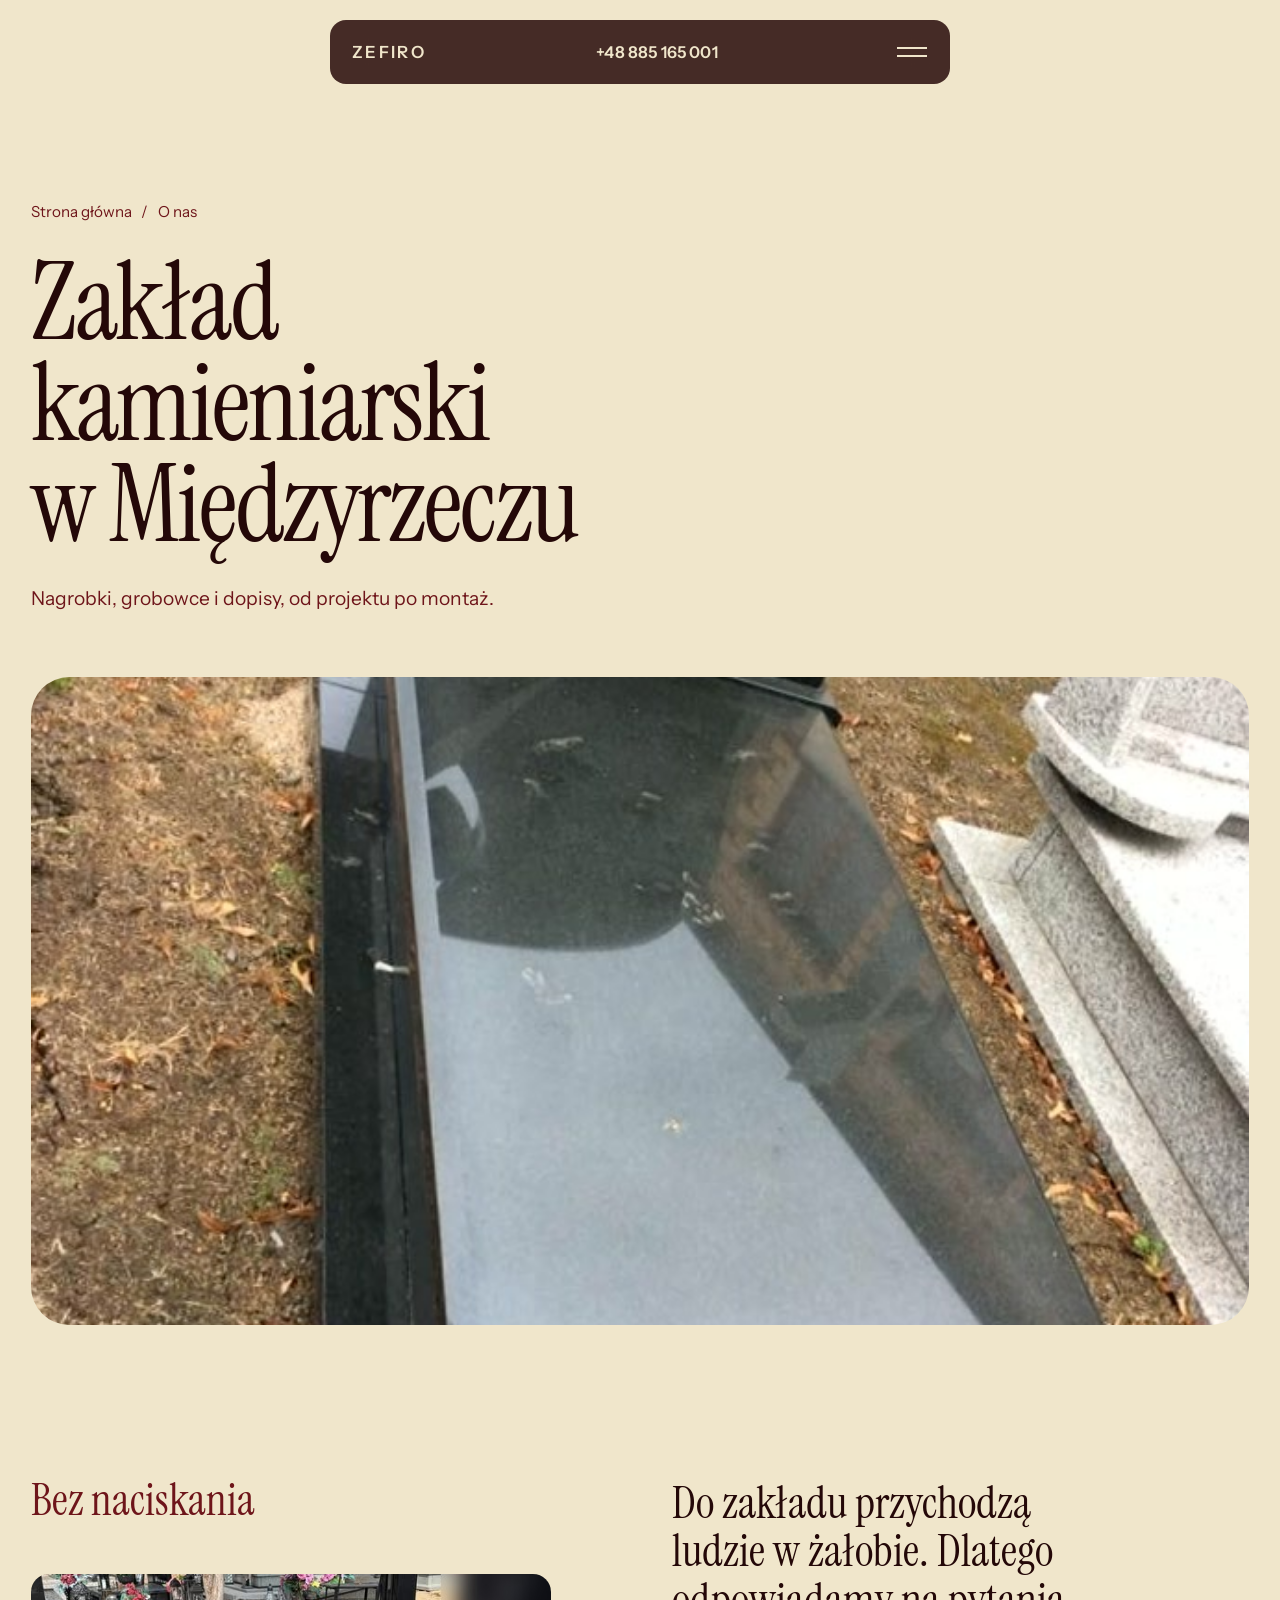
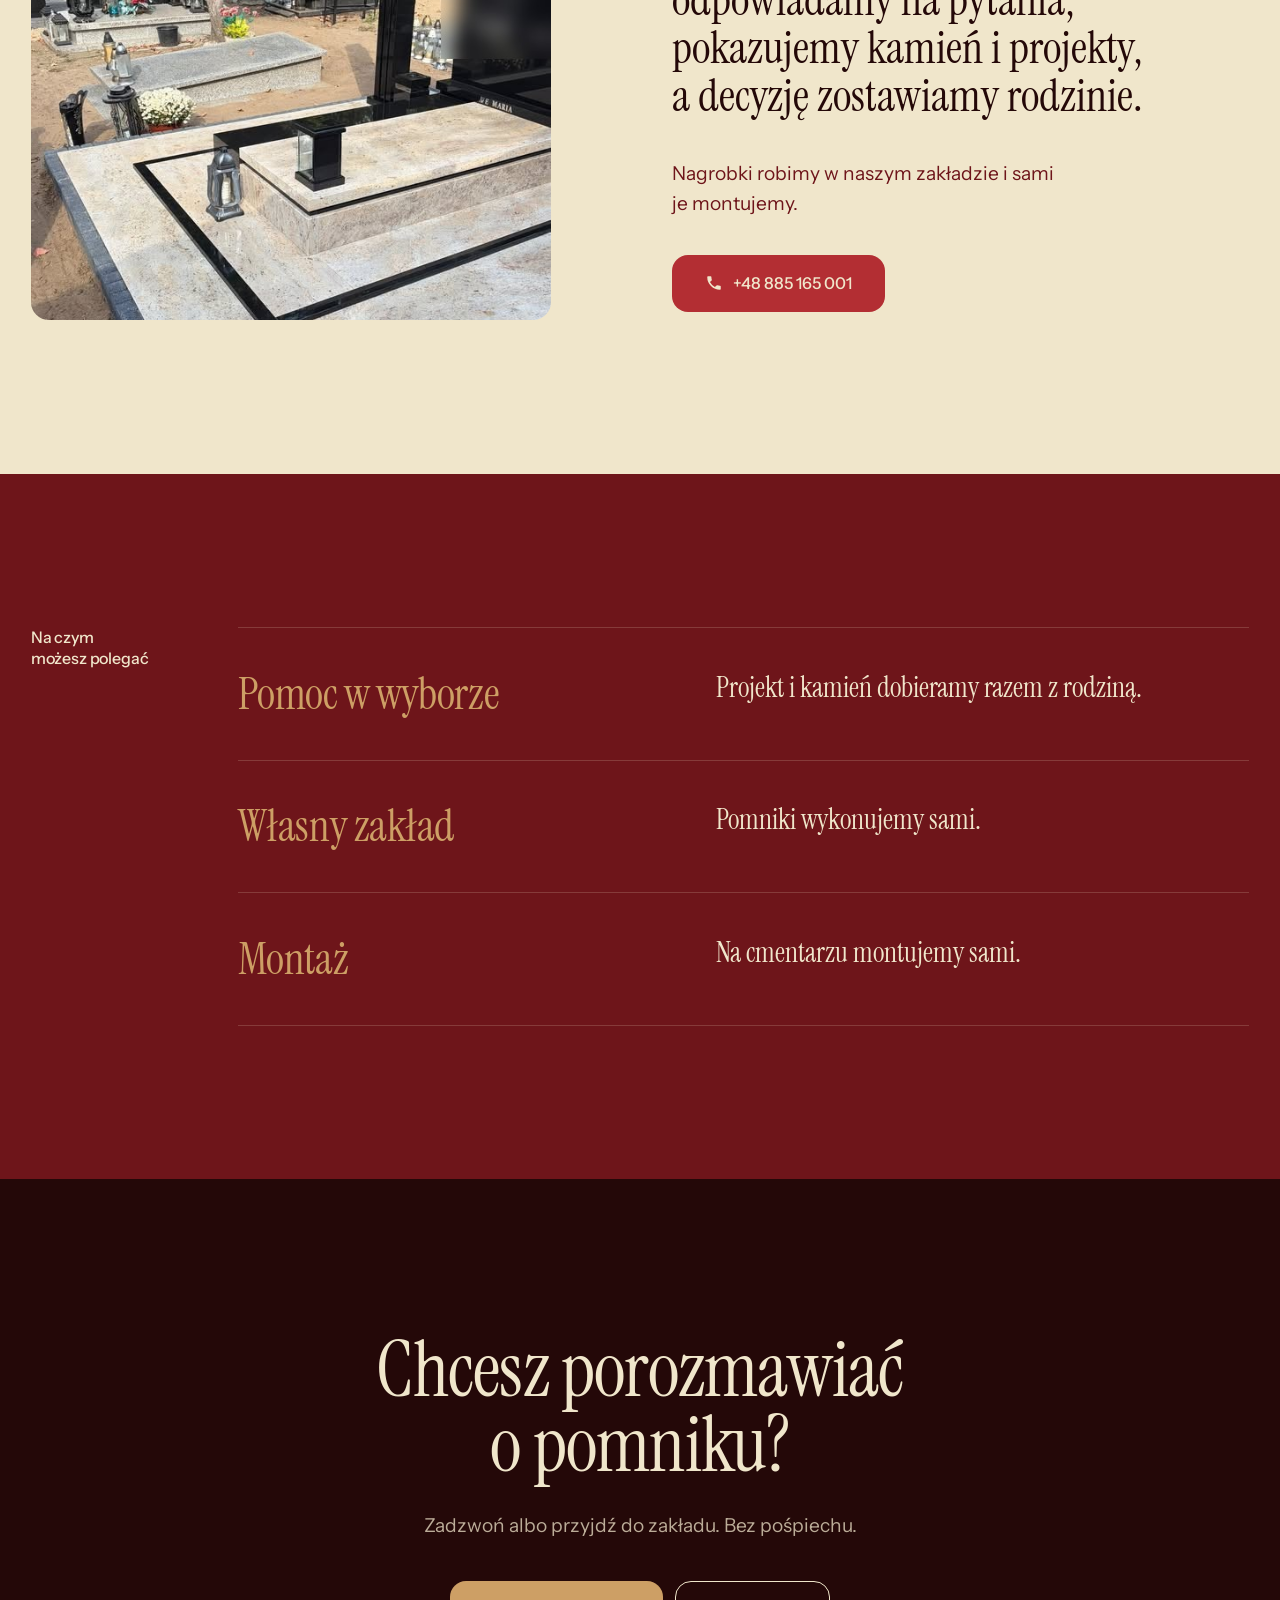
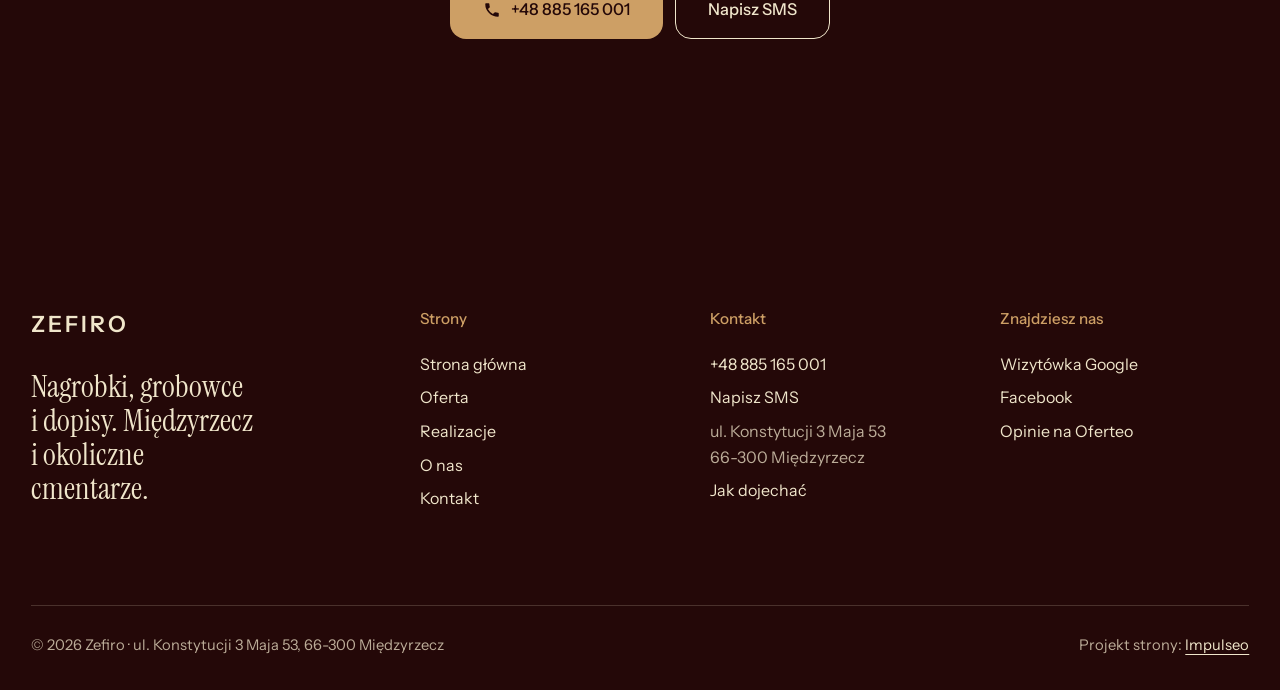
<file: o-nas.html>
<!DOCTYPE html>
<html lang="pl">
<head>
<meta charset="UTF-8">
<meta name="viewport" content="width=device-width, initial-scale=1.0">
<title>O nas · Zefiro, zakład kamieniarski w Międzyrzeczu</title>
<meta name="description" content="Zefiro, zakład kamieniarski w Międzyrzeczu. Własny zakład i montaż, pomoc w wyborze projektu i kamienia, dopisy i renowacje.">
<link rel="canonical" href="https://impulseo-pl.github.io/zefiro/o-nas.html">
<meta name="robots" content="noindex, nofollow">
<meta name="theme-color" content="#240808">
<meta property="og:type" content="website">
<meta property="og:locale" content="pl_PL">
<meta property="og:site_name" content="Zefiro">
<meta property="og:title" content="O nas · Zefiro, zakład kamieniarski w Międzyrzeczu">
<meta property="og:description" content="Zefiro, zakład kamieniarski w Międzyrzeczu. Własny zakład i montaż, pomoc w wyborze projektu i kamienia, dopisy i renowacje.">
<meta property="og:url" content="https://impulseo-pl.github.io/zefiro/o-nas.html">
<meta property="og:image" content="https://impulseo-pl.github.io/zefiro/img/og.jpg">
<meta property="og:image:width" content="1200">
<meta property="og:image:height" content="630">
<meta name="twitter:card" content="summary_large_image">

<script>document.documentElement.classList.add('js')</script>
<link rel="preconnect" href="https://fonts.googleapis.com">
<link rel="preconnect" href="https://fonts.gstatic.com" crossorigin>
<link href="https://fonts.googleapis.com/css2?family=Instrument+Sans:wght@400..600&family=Instrument+Serif&display=swap" rel="stylesheet">
<link rel="stylesheet" href="assets/styles.css?v=20261118d">
<style>.hero-img{object-position:50% 18%}@media (max-width:700px){.pill-logo .word{display:inline;font-size:.92rem;letter-spacing:.12em}}</style>
<script src="assets/lenis.min.js?v=1.1.20" defer></script>
<script src="assets/main.js?v=20261118d" defer></script>
</head>
<body>
<a class="skip" href="#tresc">Przejdź do treści</a>
<header class="pill">
  <a class="pill-logo" href="index.html" aria-label="Zefiro - strona główna"><span class="word">ZEFIRO</span></a>
  <a class="pill-phone" href="tel:+48885165001">+48 885 165 001</a>
  <button class="burger" type="button" aria-expanded="false" aria-controls="menu" aria-label="Otwórz menu"><i></i><i></i></button>
</header>
<div class="menu" id="menu" aria-hidden="true">
  <div class="menu-grid">
    <nav class="menu-links" aria-label="Menu główne">
      <a href="index.html">Strona główna</a>
      <a href="oferta.html">Oferta</a>
      <a href="realizacje.html">Realizacje</a>
      <a href="o-nas.html" aria-current="page">O nas</a>
      <a href="kontakt.html">Kontakt</a>
    </nav>
    <div class="menu-side">
      <div><b>Telefon</b><a href="tel:+48885165001">+48 885 165 001</a></div>
      <div><b>Zakład</b>ul. Konstytucji 3 Maja 53, 66-300 Międzyrzecz</div>
    </div>
  </div>
</div>
<main id="tresc">
<section class="phead bone">
  <div class="wrap">
    <nav class="crumbs" aria-label="Okruszki"><a href="index.html">Strona główna</a><span aria-hidden="true">/</span><span aria-current="page">O nas</span></nav>
    <h1>Zakład kamieniarski w&nbsp;Międzyrzeczu</h1>
    <p class="lead">Nagrobki, grobowce i&nbsp;dopisy, od projektu po montaż.</p>
  </div>
</section>
<figure class="phead-img up" style="margin-block:0"><img src="img/g15.jpg" width="658" height="908" alt="Nagrobek z czarnego granitu, realizacja Zefiro"></figure>
<section class="sec bone">
  <div class="wrap about">
    <div class="about-left up">
      <p class="label-serif">Bez naciskania</p><figure class="about-fig"><img src="img/z6.jpg" width="590" height="590" alt="Nagrobek z&nbsp;czarnego granitu, realizacja Zefiro" loading="lazy"></figure>
    </div>
    <div class="about-right up">
      <p class="statement">Do zakładu przychodzą ludzie w&nbsp;żałobie. Dlatego odpowiadamy na pytania, pokazujemy kamień i&nbsp;projekty, a&nbsp;decyzję zostawiamy rodzinie.</p>
      <p class="lead">Nagrobki robimy w&nbsp;naszym zakładzie i&nbsp;sami je montujemy.</p>
      <div class="btn-row"><a class="btn btn-main" href="tel:+48885165001"><svg class="ico" viewBox="0 0 24 24" fill="none" aria-hidden="true"><path d="M6.6 10.8a15.5 15.5 0 0 0 6.6 6.6l2.2-2.2a1 1 0 0 1 1-.24 11.4 11.4 0 0 0 3.6.58 1 1 0 0 1 1 1V20a1 1 0 0 1-1 1A17 17 0 0 1 3 4a1 1 0 0 1 1-1h3.5a1 1 0 0 1 1 1c0 1.25.2 2.45.57 3.57a1 1 0 0 1-.25 1L6.6 10.8Z" fill="currentColor"/></svg>+48 885 165 001</a></div>
    </div>
  </div>
</section>
<section class="sec bordeaux dark">
  <div class="wrap rows">
    <h2 class="label">Na czym możesz polegać</h2>
    <div class="rows-list"><div><h3>Pomoc w&nbsp;wyborze</h3><p>Projekt i&nbsp;kamień dobieramy razem z&nbsp;rodziną.</p></div><div><h3>Własny zakład</h3><p>Pomniki wykonujemy sami.</p></div><div><h3>Montaż</h3><p>Na cmentarzu montujemy sami.</p></div></div>
  </div>
</section>
<section class="sec cacao dark band">
  <div class="wrap up">
    <h2>Chcesz porozmawiać o&nbsp;pomniku?</h2>
    <p class="lead">Zadzwoń albo przyjdź do zakładu. Bez pośpiechu.</p>
    <div class="btn-row">
      <a class="btn btn-brass" href="tel:+48885165001"><svg class="ico" viewBox="0 0 24 24" fill="none" aria-hidden="true"><path d="M6.6 10.8a15.5 15.5 0 0 0 6.6 6.6l2.2-2.2a1 1 0 0 1 1-.24 11.4 11.4 0 0 0 3.6.58 1 1 0 0 1 1 1V20a1 1 0 0 1-1 1A17 17 0 0 1 3 4a1 1 0 0 1 1-1h3.5a1 1 0 0 1 1 1c0 1.25.2 2.45.57 3.57a1 1 0 0 1-.25 1L6.6 10.8Z" fill="currentColor"/></svg>+48 885 165 001</a>
      <a class="btn btn-line" href="sms:+48885165001?body=Dzie%C5%84%20dobry%2C%20pytam%20o%3A%20%28nagrobek%2Fdopis%2Frenowacja%29.%20Cmentarz%3A%20...">Napisz SMS</a>
    </div>
  </div>
</section>
</main>
<footer class="foot dark">
  <div class="wrap">
    <div class="foot-top">
      <div>
        <a class="foot-logo" href="index.html" aria-label="Zefiro - strona główna"><span class="word">ZEFIRO</span></a>
        <p class="foot-claim">Nagrobki, grobowce i&nbsp;dopisy. Międzyrzecz i&nbsp;okoliczne cmentarze.</p>
      </div>
      <div><h4>Strony</h4><ul><li><a href="index.html">Strona główna</a></li><li><a href="oferta.html">Oferta</a></li><li><a href="realizacje.html">Realizacje</a></li><li><a href="o-nas.html">O nas</a></li><li><a href="kontakt.html">Kontakt</a></li></ul></div>
      <div><h4>Kontakt</h4><ul>
        <li><a href="tel:+48885165001">+48 885 165 001</a></li><li><a href="sms:+48885165001?body=Dzie%C5%84%20dobry%2C%20pytam%20o%3A%20%28nagrobek%2Fdopis%2Frenowacja%29.%20Cmentarz%3A%20...">Napisz SMS</a></li><li>ul. Konstytucji 3 Maja 53<br>66-300 Międzyrzecz</li><li><a href="https://www.google.com/maps/place/Firma+Kamieniarska+Zefiro/@52.4386114,15.5834613,406m/data=!3m1!1e3!4m6!3m5!1s0x4706f49b4816bd09:0x40137a1db30fa63c!8m2!3d52.438465!4d15.584197" target="_blank" rel="noopener">Jak dojechać</a></li>
      </ul></div>
      <div><h4>Znajdziesz nas</h4><ul>
        <li><a href="https://www.google.com/maps/place/Firma+Kamieniarska+Zefiro/@52.4386114,15.5834613,406m/data=!3m1!1e3!4m6!3m5!1s0x4706f49b4816bd09:0x40137a1db30fa63c!8m2!3d52.438465!4d15.584197" target="_blank" rel="noopener">Wizytówka Google</a></li><li><a href="https://www.facebook.com/kamieniarstwozefiro/" target="_blank" rel="noopener">Facebook</a></li><li><a href="https://www.oferteo.pl/firma-kamieniarska-zefiro/firma/4441509" target="_blank" rel="noopener">Opinie na Oferteo</a></li>
      </ul></div>
    </div>
    <div class="foot-bottom">
      <span>© 2026 Zefiro · ul. Konstytucji 3 Maja 53, 66-300 Międzyrzecz</span>
      <span>Projekt strony: <a href="https://impulseo.pl" target="_blank" rel="noopener">Impulseo</a></span>
    </div>
  </div>
</footer>
<div class="callbar">
  <a class="btn btn-main" href="tel:+48885165001"><svg class="ico" viewBox="0 0 24 24" fill="none" aria-hidden="true"><path d="M6.6 10.8a15.5 15.5 0 0 0 6.6 6.6l2.2-2.2a1 1 0 0 1 1-.24 11.4 11.4 0 0 0 3.6.58 1 1 0 0 1 1 1V20a1 1 0 0 1-1 1A17 17 0 0 1 3 4a1 1 0 0 1 1-1h3.5a1 1 0 0 1 1 1c0 1.25.2 2.45.57 3.57a1 1 0 0 1-.25 1L6.6 10.8Z" fill="currentColor"/></svg>Zadzwoń</a>
  <a class="btn btn-line" href="sms:+48885165001?body=Dzie%C5%84%20dobry%2C%20pytam%20o%3A%20%28nagrobek%2Fdopis%2Frenowacja%29.%20Cmentarz%3A%20...">Napisz SMS</a>
</div>
</body>
</html>
</file>
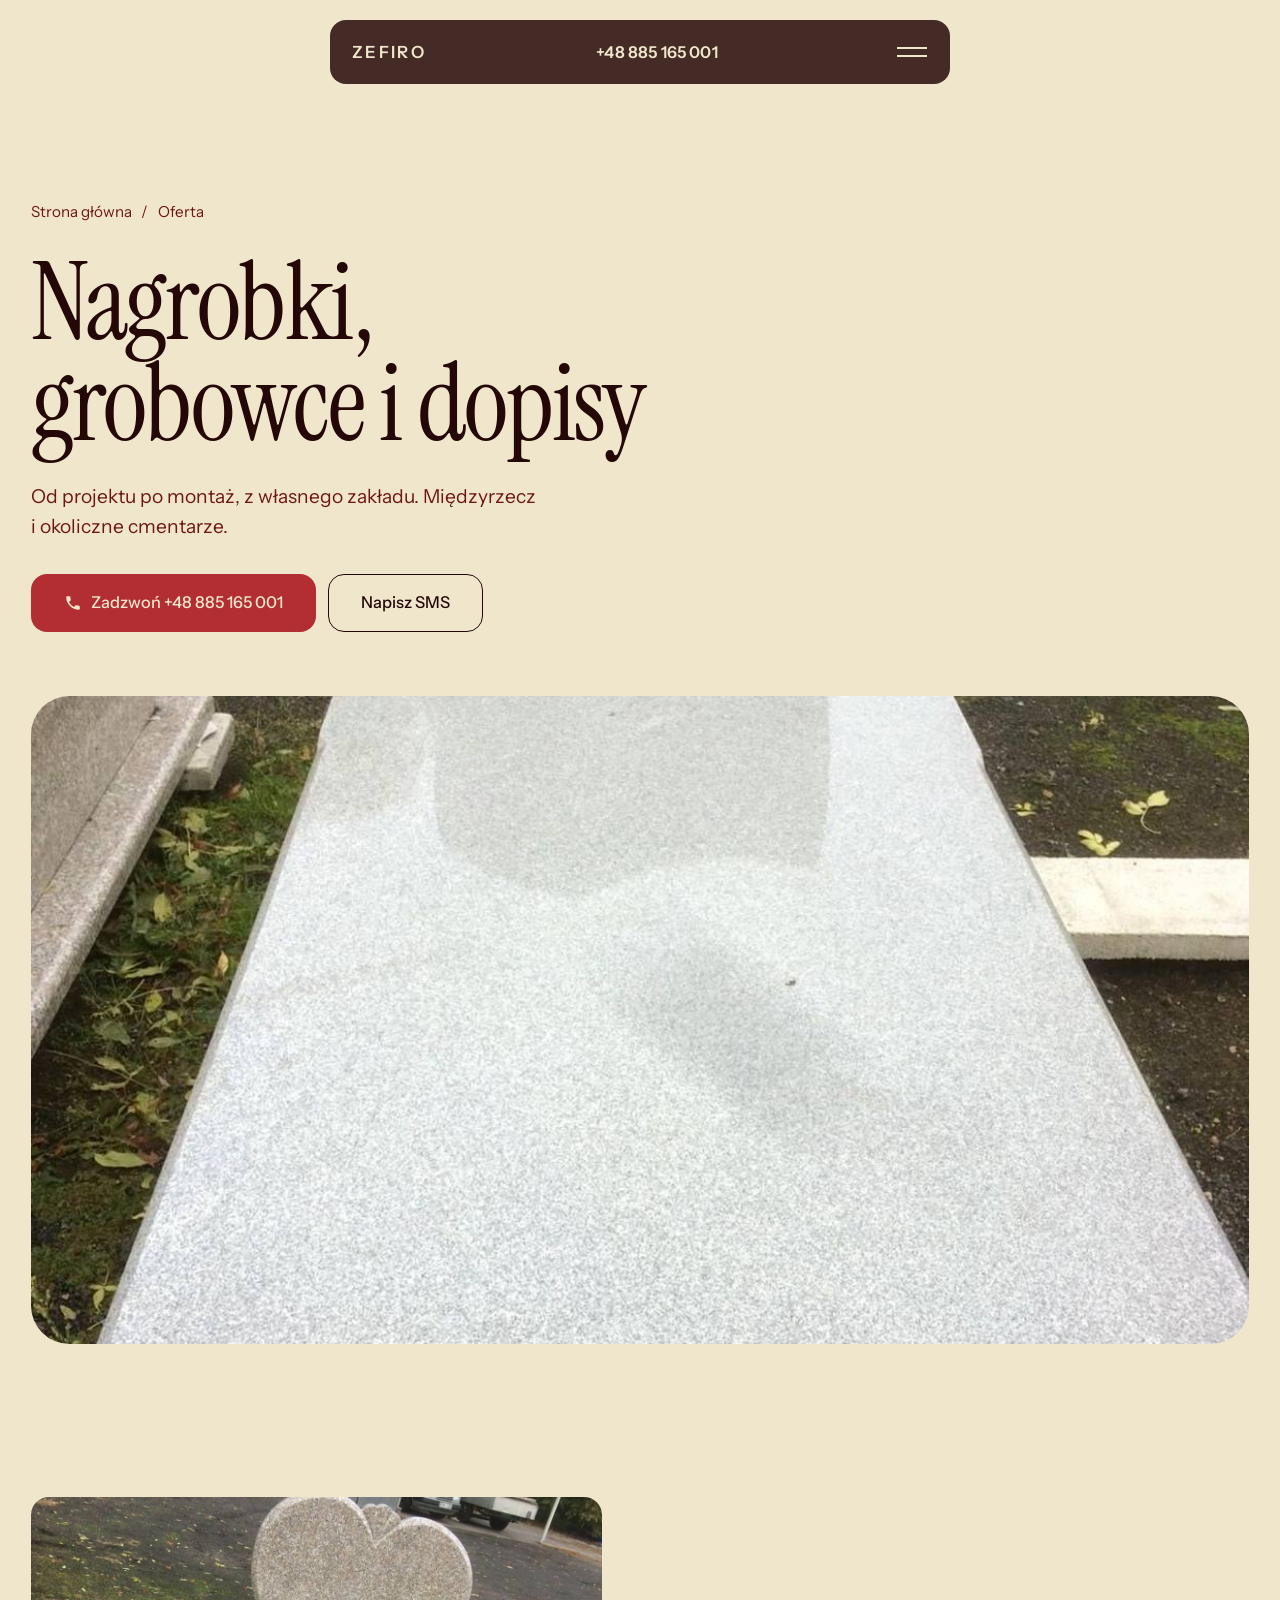
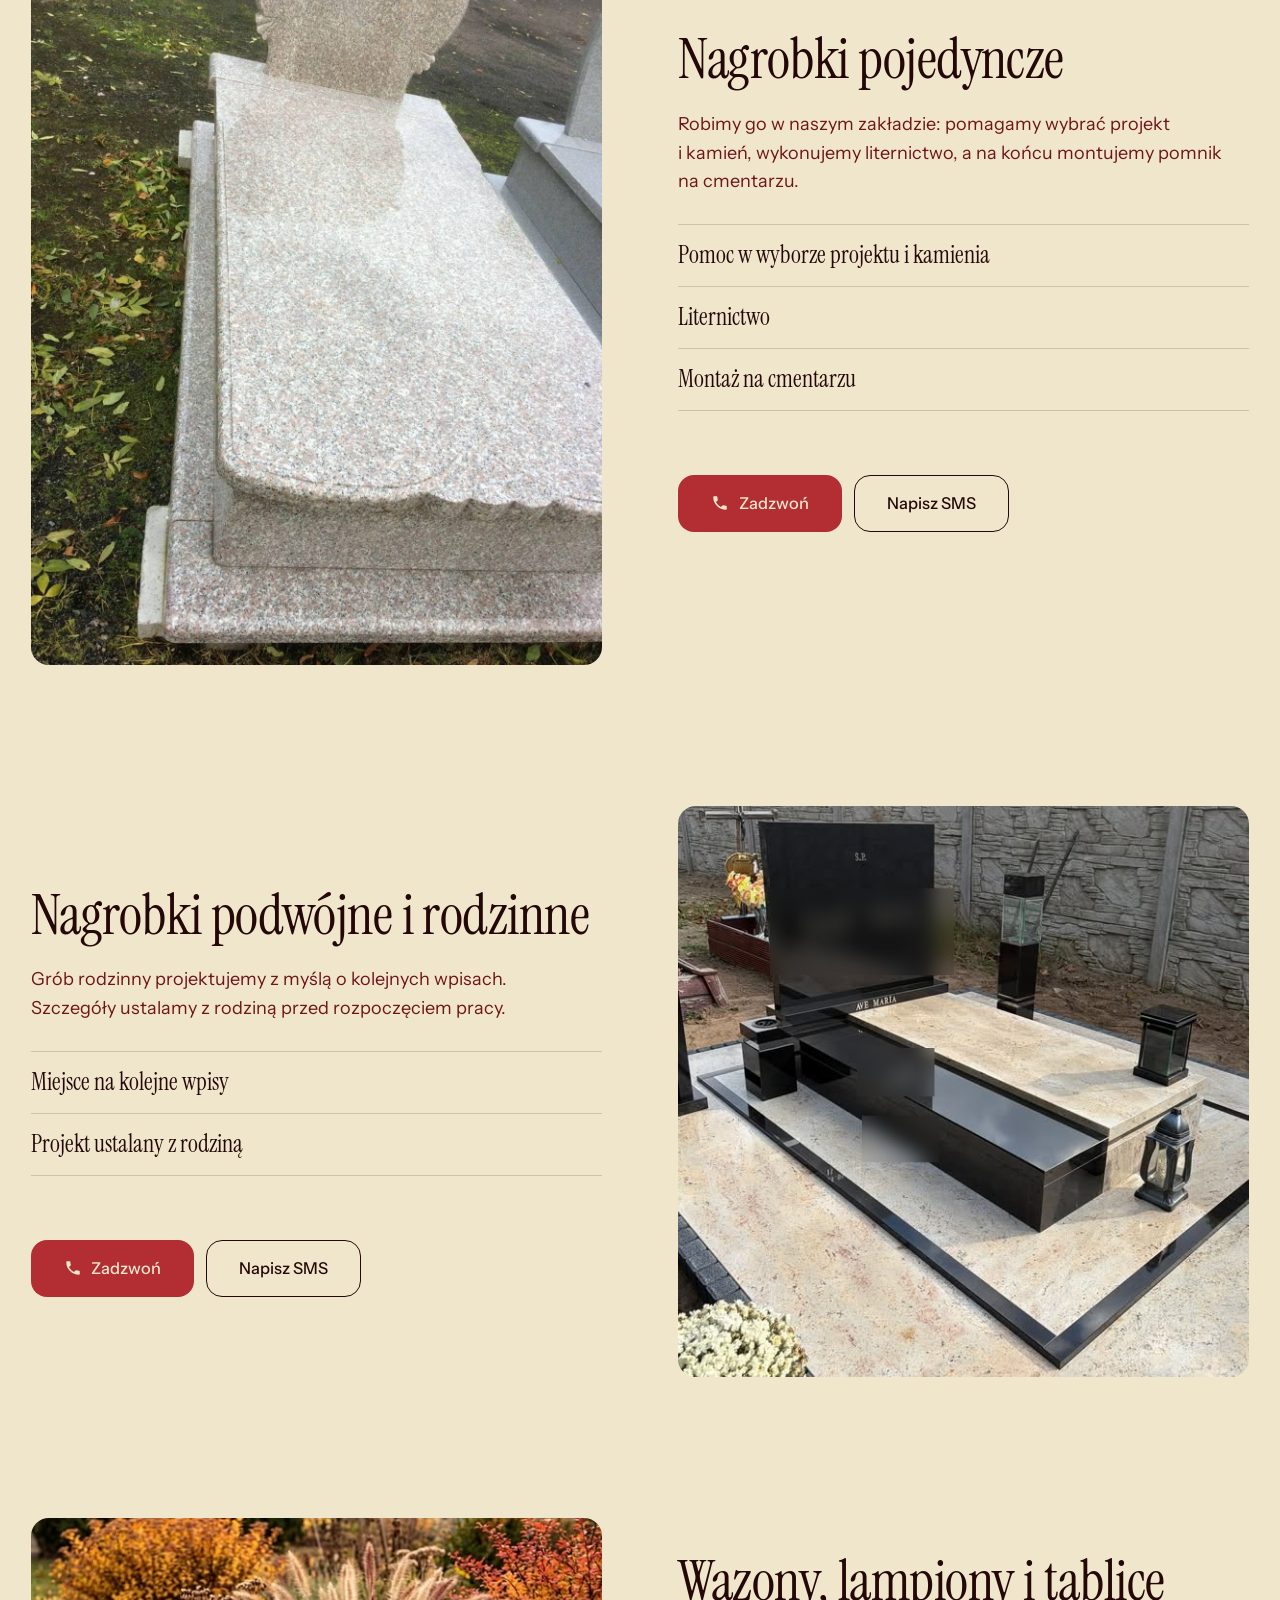
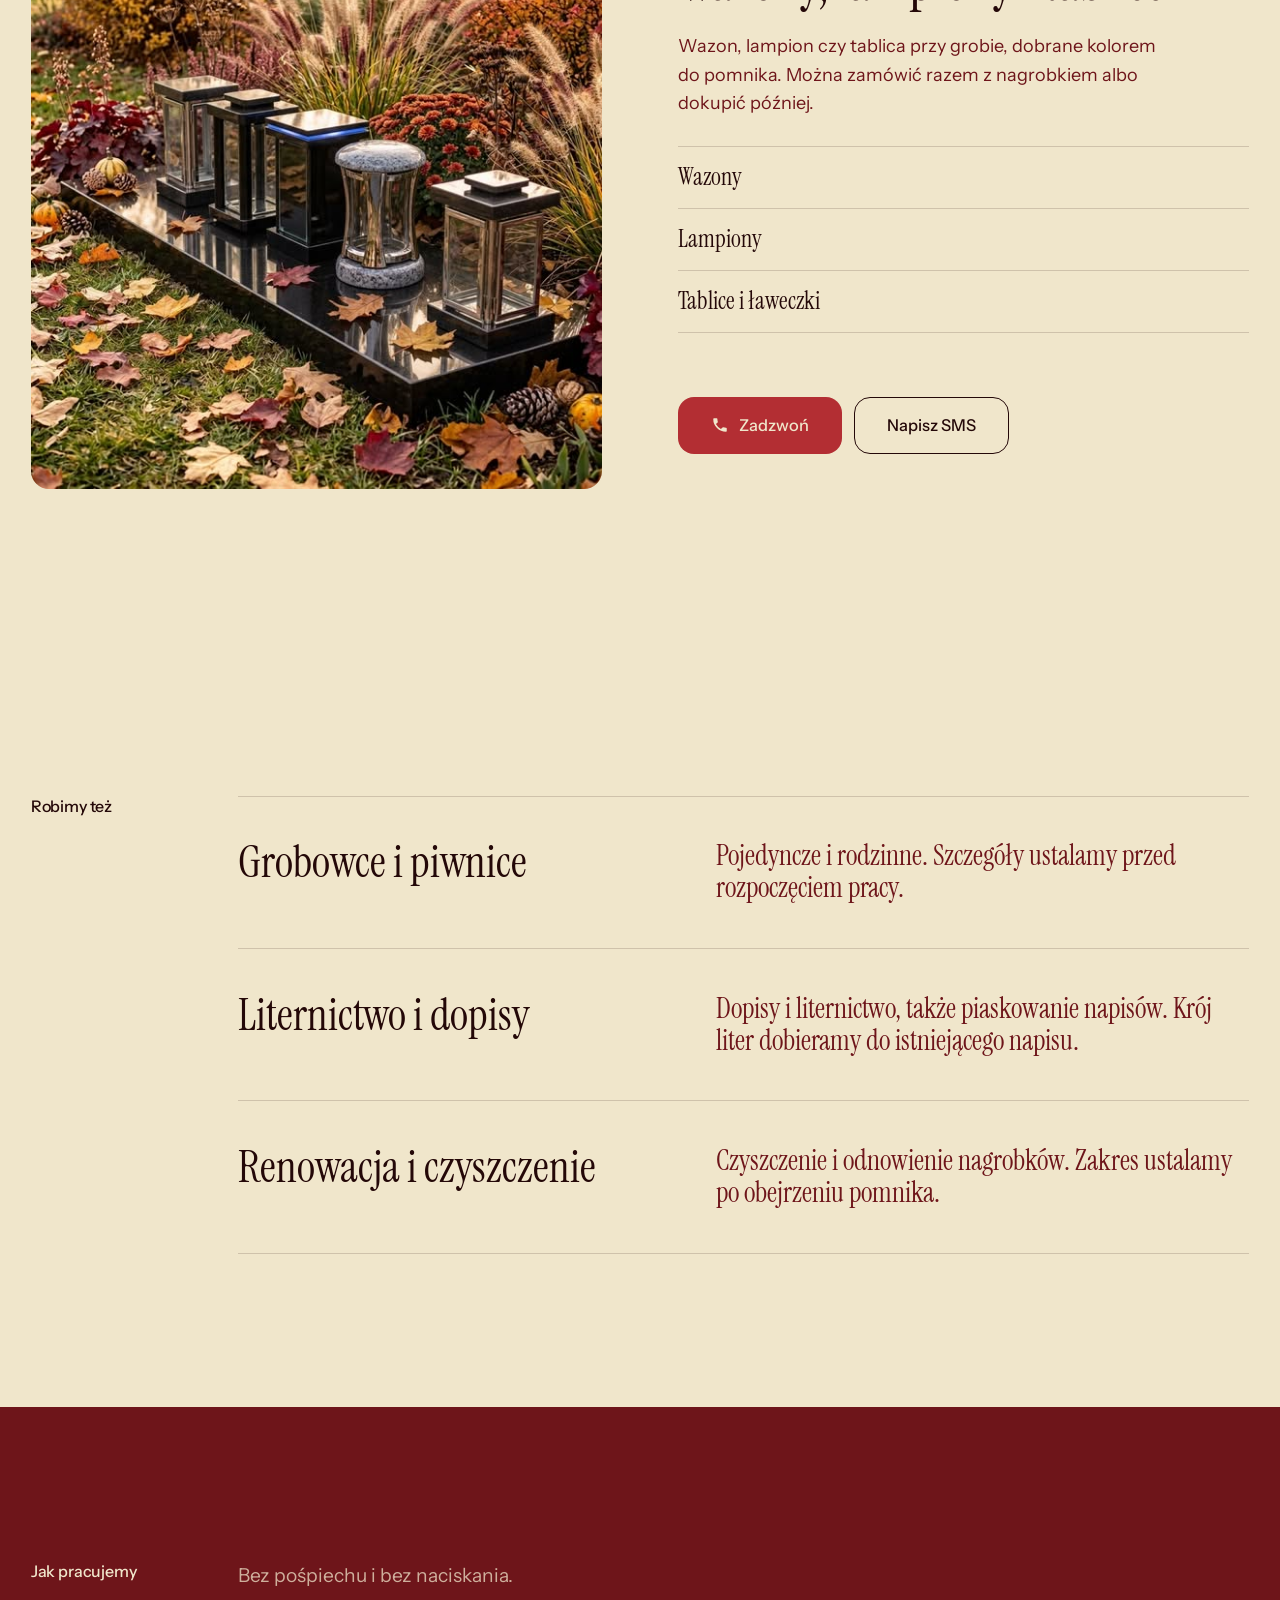
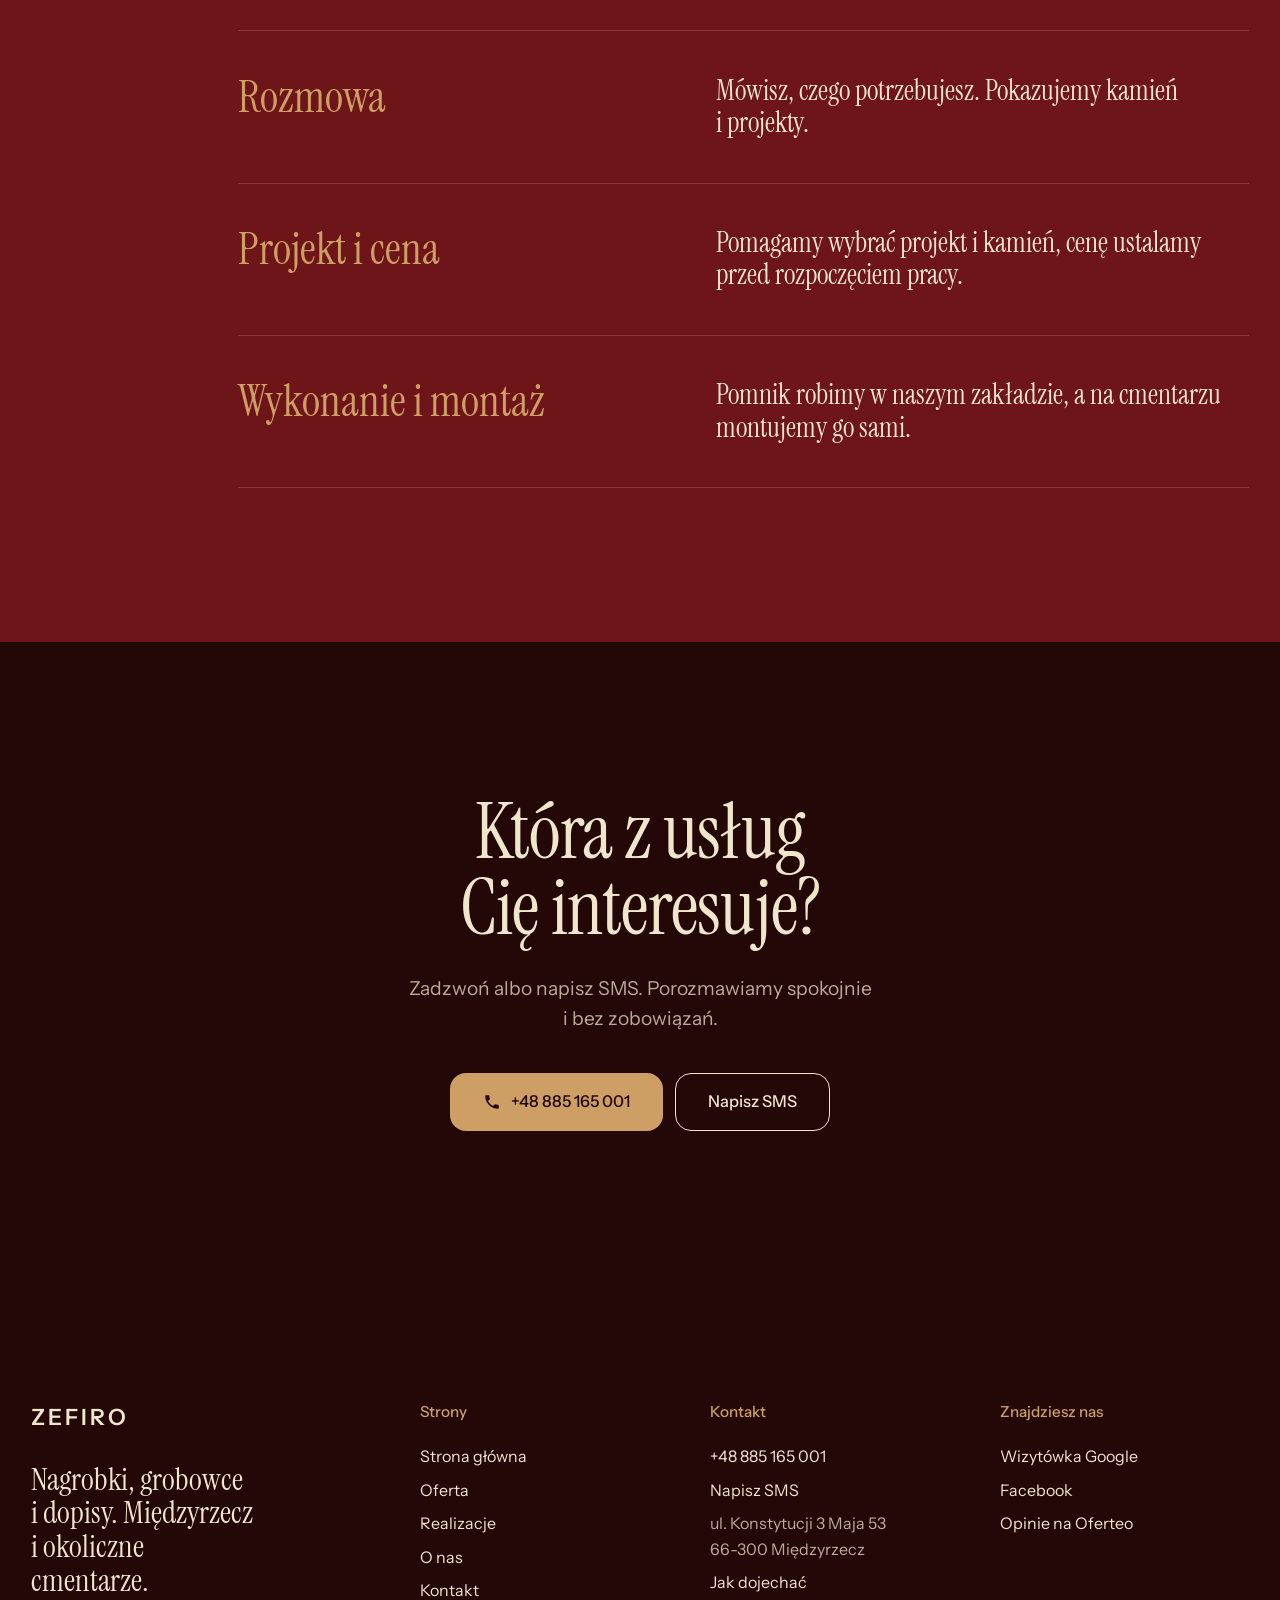
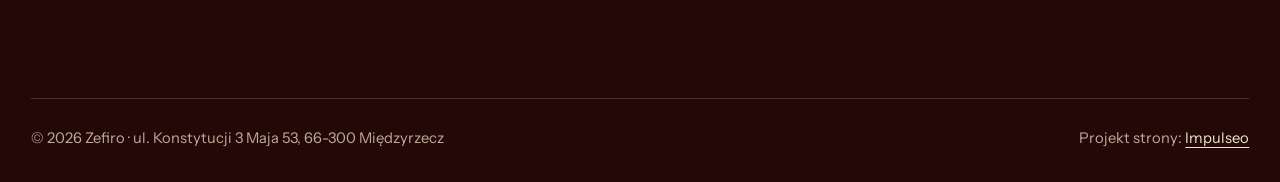
<file: oferta.html>
<!DOCTYPE html>
<html lang="pl">
<head>
<meta charset="UTF-8">
<meta name="viewport" content="width=device-width, initial-scale=1.0">
<title>Oferta · nagrobki, grobowce, dopisy, renowacje · Zefiro Międzyrzecz</title>
<meta name="description" content="Nagrobki pojedyncze i rodzinne, grobowce i piwnice, liternictwo i dopisy, renowacja nagrobków, wazony i lampiony. Zakład kamieniarski Zefiro, Międzyrzecz.">
<link rel="canonical" href="https://impulseo-pl.github.io/zefiro/oferta.html">
<meta name="robots" content="noindex, nofollow">
<meta name="theme-color" content="#240808">
<meta property="og:type" content="website">
<meta property="og:locale" content="pl_PL">
<meta property="og:site_name" content="Zefiro">
<meta property="og:title" content="Oferta · nagrobki, grobowce, dopisy, renowacje · Zefiro Międzyrzecz">
<meta property="og:description" content="Nagrobki pojedyncze i rodzinne, grobowce i piwnice, liternictwo i dopisy, renowacja nagrobków, wazony i lampiony. Zakład kamieniarski Zefiro, Międzyrzecz.">
<meta property="og:url" content="https://impulseo-pl.github.io/zefiro/oferta.html">
<meta property="og:image" content="https://impulseo-pl.github.io/zefiro/img/og.jpg">
<meta property="og:image:width" content="1200">
<meta property="og:image:height" content="630">
<meta name="twitter:card" content="summary_large_image">

<script>document.documentElement.classList.add('js')</script>
<link rel="preconnect" href="https://fonts.googleapis.com">
<link rel="preconnect" href="https://fonts.gstatic.com" crossorigin>
<link href="https://fonts.googleapis.com/css2?family=Instrument+Sans:wght@400..600&family=Instrument+Serif&display=swap" rel="stylesheet">
<link rel="stylesheet" href="assets/styles.css?v=20261118d">
<style>.hero-img{object-position:50% 18%}@media (max-width:700px){.pill-logo .word{display:inline;font-size:.92rem;letter-spacing:.12em}}</style>
<script src="assets/lenis.min.js?v=1.1.20" defer></script>
<script src="assets/main.js?v=20261118d" defer></script>
</head>
<body>
<a class="skip" href="#tresc">Przejdź do treści</a>
<header class="pill">
  <a class="pill-logo" href="index.html" aria-label="Zefiro - strona główna"><span class="word">ZEFIRO</span></a>
  <a class="pill-phone" href="tel:+48885165001">+48 885 165 001</a>
  <button class="burger" type="button" aria-expanded="false" aria-controls="menu" aria-label="Otwórz menu"><i></i><i></i></button>
</header>
<div class="menu" id="menu" aria-hidden="true">
  <div class="menu-grid">
    <nav class="menu-links" aria-label="Menu główne">
      <a href="index.html">Strona główna</a>
      <a href="oferta.html" aria-current="page">Oferta</a>
      <a href="realizacje.html">Realizacje</a>
      <a href="o-nas.html">O nas</a>
      <a href="kontakt.html">Kontakt</a>
    </nav>
    <div class="menu-side">
      <div><b>Telefon</b><a href="tel:+48885165001">+48 885 165 001</a></div>
      <div><b>Zakład</b>ul. Konstytucji 3 Maja 53, 66-300 Międzyrzecz</div>
    </div>
  </div>
</div>
<main id="tresc">
<section class="phead bone">
  <div class="wrap">
    <nav class="crumbs" aria-label="Okruszki"><a href="index.html">Strona główna</a><span aria-hidden="true">/</span><span aria-current="page">Oferta</span></nav>
    <h1>Nagrobki, grobowce i&nbsp;dopisy</h1>
    <p class="lead">Od projektu po montaż, z&nbsp;własnego zakładu. Międzyrzecz i&nbsp;okoliczne cmentarze.</p>
    <div class="btn-row" style="margin-top:32px"><a class="btn btn-main" href="tel:+48885165001"><svg class="ico" viewBox="0 0 24 24" fill="none" aria-hidden="true"><path d="M6.6 10.8a15.5 15.5 0 0 0 6.6 6.6l2.2-2.2a1 1 0 0 1 1-.24 11.4 11.4 0 0 0 3.6.58 1 1 0 0 1 1 1V20a1 1 0 0 1-1 1A17 17 0 0 1 3 4a1 1 0 0 1 1-1h3.5a1 1 0 0 1 1 1c0 1.25.2 2.45.57 3.57a1 1 0 0 1-.25 1L6.6 10.8Z" fill="currentColor"/></svg>Zadzwoń +48 885 165 001</a><a class="btn btn-line" href="sms:+48885165001?body=Dzie%C5%84%20dobry%2C%20pytam%20o%3A%20%28nagrobek%2Fdopis%2Frenowacja%29.%20Cmentarz%3A%20...">Napisz SMS</a></div>
  </div>
</section>
<figure class="phead-img up" style="margin-block:0"><img src="img/g10.jpg" width="1180" height="1600" alt="Jasny nagrobek z&nbsp;granitu, realizacja Zefiro"></figure>
<section class="sec bone">
  <div class="wrap offer">
    <article class="off up" id="pojedyncze">
      <figure class="off-fig"><img src="img/g14.jpg" width="1189" height="1600" alt="Jasny nagrobek pojedynczy z&nbsp;sercem, realizacja Zefiro" loading="lazy"></figure>
      <div>
        <h2>Nagrobki pojedyncze</h2>
        <p>Robimy go w&nbsp;naszym zakładzie: pomagamy wybrać projekt i&nbsp;kamień, wykonujemy liternictwo, a&nbsp;na końcu montujemy pomnik na cmentarzu.</p>
        <ul><li>Pomoc w&nbsp;wyborze projektu i&nbsp;kamienia</li><li>Liternictwo</li><li>Montaż na cmentarzu</li></ul>
        <div class="btn-row" style="margin-top:32px"><a class="btn btn-main" href="tel:+48885165001"><svg class="ico" viewBox="0 0 24 24" fill="none" aria-hidden="true"><path d="M6.6 10.8a15.5 15.5 0 0 0 6.6 6.6l2.2-2.2a1 1 0 0 1 1-.24 11.4 11.4 0 0 0 3.6.58 1 1 0 0 1 1 1V20a1 1 0 0 1-1 1A17 17 0 0 1 3 4a1 1 0 0 1 1-1h3.5a1 1 0 0 1 1 1c0 1.25.2 2.45.57 3.57a1 1 0 0 1-.25 1L6.6 10.8Z" fill="currentColor"/></svg>Zadzwoń</a><a class="btn btn-line" href="sms:+48885165001?body=Dzie%C5%84%20dobry%2C%20pytam%20o%3A%20%28nagrobek%2Fdopis%2Frenowacja%29.%20Cmentarz%3A%20...">Napisz SMS</a></div>
      </div>
    </article>
    <article class="off up" id="rodzinne">
      <figure class="off-fig"><img src="img/z3.jpg" width="590" height="590" alt="Nagrobek z&nbsp;czarnego granitu z&nbsp;jasnym obramowaniem na cmentarzu, realizacja Zefiro" loading="lazy"></figure>
      <div>
        <h2>Nagrobki podwójne i&nbsp;rodzinne</h2>
        <p>Grób rodzinny projektujemy z&nbsp;myślą o&nbsp;kolejnych wpisach. Szczegóły ustalamy z&nbsp;rodziną przed rozpoczęciem pracy.</p>
        <ul><li>Miejsce na kolejne wpisy</li><li>Projekt ustalany z&nbsp;rodziną</li></ul>
        <div class="btn-row" style="margin-top:32px"><a class="btn btn-main" href="tel:+48885165001"><svg class="ico" viewBox="0 0 24 24" fill="none" aria-hidden="true"><path d="M6.6 10.8a15.5 15.5 0 0 0 6.6 6.6l2.2-2.2a1 1 0 0 1 1-.24 11.4 11.4 0 0 0 3.6.58 1 1 0 0 1 1 1V20a1 1 0 0 1-1 1A17 17 0 0 1 3 4a1 1 0 0 1 1-1h3.5a1 1 0 0 1 1 1c0 1.25.2 2.45.57 3.57a1 1 0 0 1-.25 1L6.6 10.8Z" fill="currentColor"/></svg>Zadzwoń</a><a class="btn btn-line" href="sms:+48885165001?body=Dzie%C5%84%20dobry%2C%20pytam%20o%3A%20%28nagrobek%2Fdopis%2Frenowacja%29.%20Cmentarz%3A%20...">Napisz SMS</a></div>
      </div>
    </article>
    <article class="off up" id="dodatki">
      <figure class="off-fig"><img src="img/z1.jpg" width="590" height="590" alt="Lampiony na płycie z&nbsp;ciemnego granitu (przykładowe wzory)" loading="lazy"></figure>
      <div>
        <h2>Wazony, lampiony i&nbsp;tablice</h2>
        <p>Wazon, lampion czy tablica przy grobie, dobrane kolorem do pomnika. Można zamówić razem z&nbsp;nagrobkiem albo dokupić później.</p>
        <ul><li>Wazony</li><li>Lampiony</li><li>Tablice i ławeczki</li></ul>
        <div class="btn-row" style="margin-top:32px"><a class="btn btn-main" href="tel:+48885165001"><svg class="ico" viewBox="0 0 24 24" fill="none" aria-hidden="true"><path d="M6.6 10.8a15.5 15.5 0 0 0 6.6 6.6l2.2-2.2a1 1 0 0 1 1-.24 11.4 11.4 0 0 0 3.6.58 1 1 0 0 1 1 1V20a1 1 0 0 1-1 1A17 17 0 0 1 3 4a1 1 0 0 1 1-1h3.5a1 1 0 0 1 1 1c0 1.25.2 2.45.57 3.57a1 1 0 0 1-.25 1L6.6 10.8Z" fill="currentColor"/></svg>Zadzwoń</a><a class="btn btn-line" href="sms:+48885165001?body=Dzie%C5%84%20dobry%2C%20pytam%20o%3A%20%28nagrobek%2Fdopis%2Frenowacja%29.%20Cmentarz%3A%20...">Napisz SMS</a></div>
      </div>
    </article>
  </div>
</section>
<section class="sec bone" id="robimy-tez">
  <div class="wrap rows">
    <h2 class="label">Robimy też</h2>
    <dl class="rows-list" style="margin:0"><div id="grobowce"><dt>Grobowce i&nbsp;piwnice</dt><dd>Pojedyncze i&nbsp;rodzinne. Szczegóły ustalamy przed rozpoczęciem pracy.</dd></div><div id="dopisy"><dt>Liternictwo i&nbsp;dopisy</dt><dd>Dopisy i&nbsp;liternictwo, także piaskowanie napisów. Krój liter dobieramy do istniejącego napisu.</dd></div><div id="renowacja"><dt>Renowacja i&nbsp;czyszczenie</dt><dd>Czyszczenie i&nbsp;odnowienie nagrobków. Zakres ustalamy po obejrzeniu pomnika.</dd></div></dl>
  </div>
</section>
<section class="sec bordeaux dark" id="jak-pracujemy">
  <div class="wrap rows">
    <h2 class="label">Jak pracujemy</h2>
    <div><p class="lead" style="margin-bottom:40px">Bez pośpiechu i&nbsp;bez naciskania.</p><dl class="rows-list" style="margin:0"><div><dt>Rozmowa</dt><dd>Mówisz, czego potrzebujesz. Pokazujemy kamień i&nbsp;projekty.</dd></div><div><dt>Projekt i&nbsp;cena</dt><dd>Pomagamy wybrać projekt i&nbsp;kamień, cenę ustalamy przed rozpoczęciem pracy.</dd></div><div><dt>Wykonanie i&nbsp;montaż</dt><dd>Pomnik robimy w&nbsp;naszym zakładzie, a&nbsp;na cmentarzu montujemy go sami.</dd></div></dl></div>
  </div>
</section>
<section class="sec cacao dark band">
  <div class="wrap up">
    <h2>Która z&nbsp;usług Cię interesuje?</h2>
    <p class="lead">Zadzwoń albo napisz SMS. Porozmawiamy spokojnie i&nbsp;bez zobowiązań.</p>
    <div class="btn-row">
      <a class="btn btn-brass" href="tel:+48885165001"><svg class="ico" viewBox="0 0 24 24" fill="none" aria-hidden="true"><path d="M6.6 10.8a15.5 15.5 0 0 0 6.6 6.6l2.2-2.2a1 1 0 0 1 1-.24 11.4 11.4 0 0 0 3.6.58 1 1 0 0 1 1 1V20a1 1 0 0 1-1 1A17 17 0 0 1 3 4a1 1 0 0 1 1-1h3.5a1 1 0 0 1 1 1c0 1.25.2 2.45.57 3.57a1 1 0 0 1-.25 1L6.6 10.8Z" fill="currentColor"/></svg>+48 885 165 001</a>
      <a class="btn btn-line" href="sms:+48885165001?body=Dzie%C5%84%20dobry%2C%20pytam%20o%3A%20%28nagrobek%2Fdopis%2Frenowacja%29.%20Cmentarz%3A%20...">Napisz SMS</a>
    </div>
  </div>
</section>
</main>
<footer class="foot dark">
  <div class="wrap">
    <div class="foot-top">
      <div>
        <a class="foot-logo" href="index.html" aria-label="Zefiro - strona główna"><span class="word">ZEFIRO</span></a>
        <p class="foot-claim">Nagrobki, grobowce i&nbsp;dopisy. Międzyrzecz i&nbsp;okoliczne cmentarze.</p>
      </div>
      <div><h4>Strony</h4><ul><li><a href="index.html">Strona główna</a></li><li><a href="oferta.html">Oferta</a></li><li><a href="realizacje.html">Realizacje</a></li><li><a href="o-nas.html">O nas</a></li><li><a href="kontakt.html">Kontakt</a></li></ul></div>
      <div><h4>Kontakt</h4><ul>
        <li><a href="tel:+48885165001">+48 885 165 001</a></li><li><a href="sms:+48885165001?body=Dzie%C5%84%20dobry%2C%20pytam%20o%3A%20%28nagrobek%2Fdopis%2Frenowacja%29.%20Cmentarz%3A%20...">Napisz SMS</a></li><li>ul. Konstytucji 3 Maja 53<br>66-300 Międzyrzecz</li><li><a href="https://www.google.com/maps/place/Firma+Kamieniarska+Zefiro/@52.4386114,15.5834613,406m/data=!3m1!1e3!4m6!3m5!1s0x4706f49b4816bd09:0x40137a1db30fa63c!8m2!3d52.438465!4d15.584197" target="_blank" rel="noopener">Jak dojechać</a></li>
      </ul></div>
      <div><h4>Znajdziesz nas</h4><ul>
        <li><a href="https://www.google.com/maps/place/Firma+Kamieniarska+Zefiro/@52.4386114,15.5834613,406m/data=!3m1!1e3!4m6!3m5!1s0x4706f49b4816bd09:0x40137a1db30fa63c!8m2!3d52.438465!4d15.584197" target="_blank" rel="noopener">Wizytówka Google</a></li><li><a href="https://www.facebook.com/kamieniarstwozefiro/" target="_blank" rel="noopener">Facebook</a></li><li><a href="https://www.oferteo.pl/firma-kamieniarska-zefiro/firma/4441509" target="_blank" rel="noopener">Opinie na Oferteo</a></li>
      </ul></div>
    </div>
    <div class="foot-bottom">
      <span>© 2026 Zefiro · ul. Konstytucji 3 Maja 53, 66-300 Międzyrzecz</span>
      <span>Projekt strony: <a href="https://impulseo.pl" target="_blank" rel="noopener">Impulseo</a></span>
    </div>
  </div>
</footer>
<div class="callbar">
  <a class="btn btn-main" href="tel:+48885165001"><svg class="ico" viewBox="0 0 24 24" fill="none" aria-hidden="true"><path d="M6.6 10.8a15.5 15.5 0 0 0 6.6 6.6l2.2-2.2a1 1 0 0 1 1-.24 11.4 11.4 0 0 0 3.6.58 1 1 0 0 1 1 1V20a1 1 0 0 1-1 1A17 17 0 0 1 3 4a1 1 0 0 1 1-1h3.5a1 1 0 0 1 1 1c0 1.25.2 2.45.57 3.57a1 1 0 0 1-.25 1L6.6 10.8Z" fill="currentColor"/></svg>Zadzwoń</a>
  <a class="btn btn-line" href="sms:+48885165001?body=Dzie%C5%84%20dobry%2C%20pytam%20o%3A%20%28nagrobek%2Fdopis%2Frenowacja%29.%20Cmentarz%3A%20...">Napisz SMS</a>
</div>
</body>
</html>
</file>
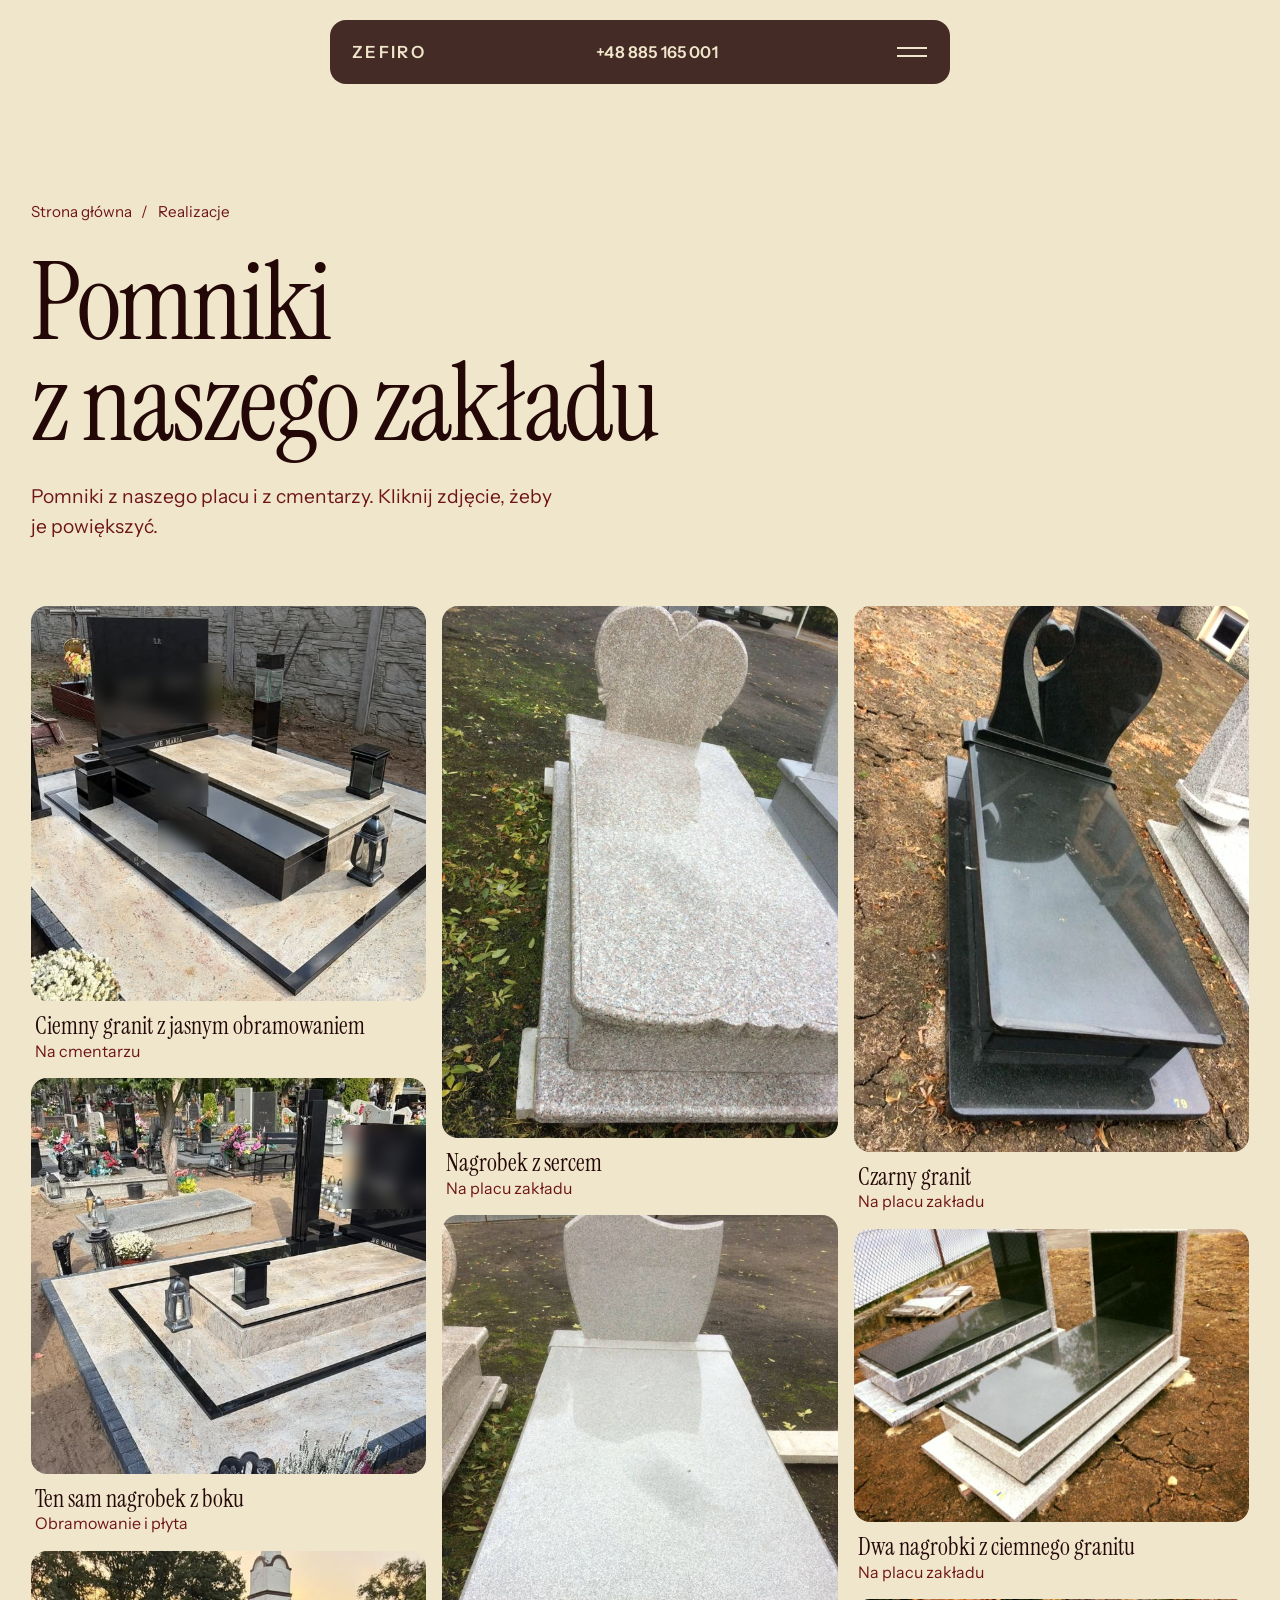
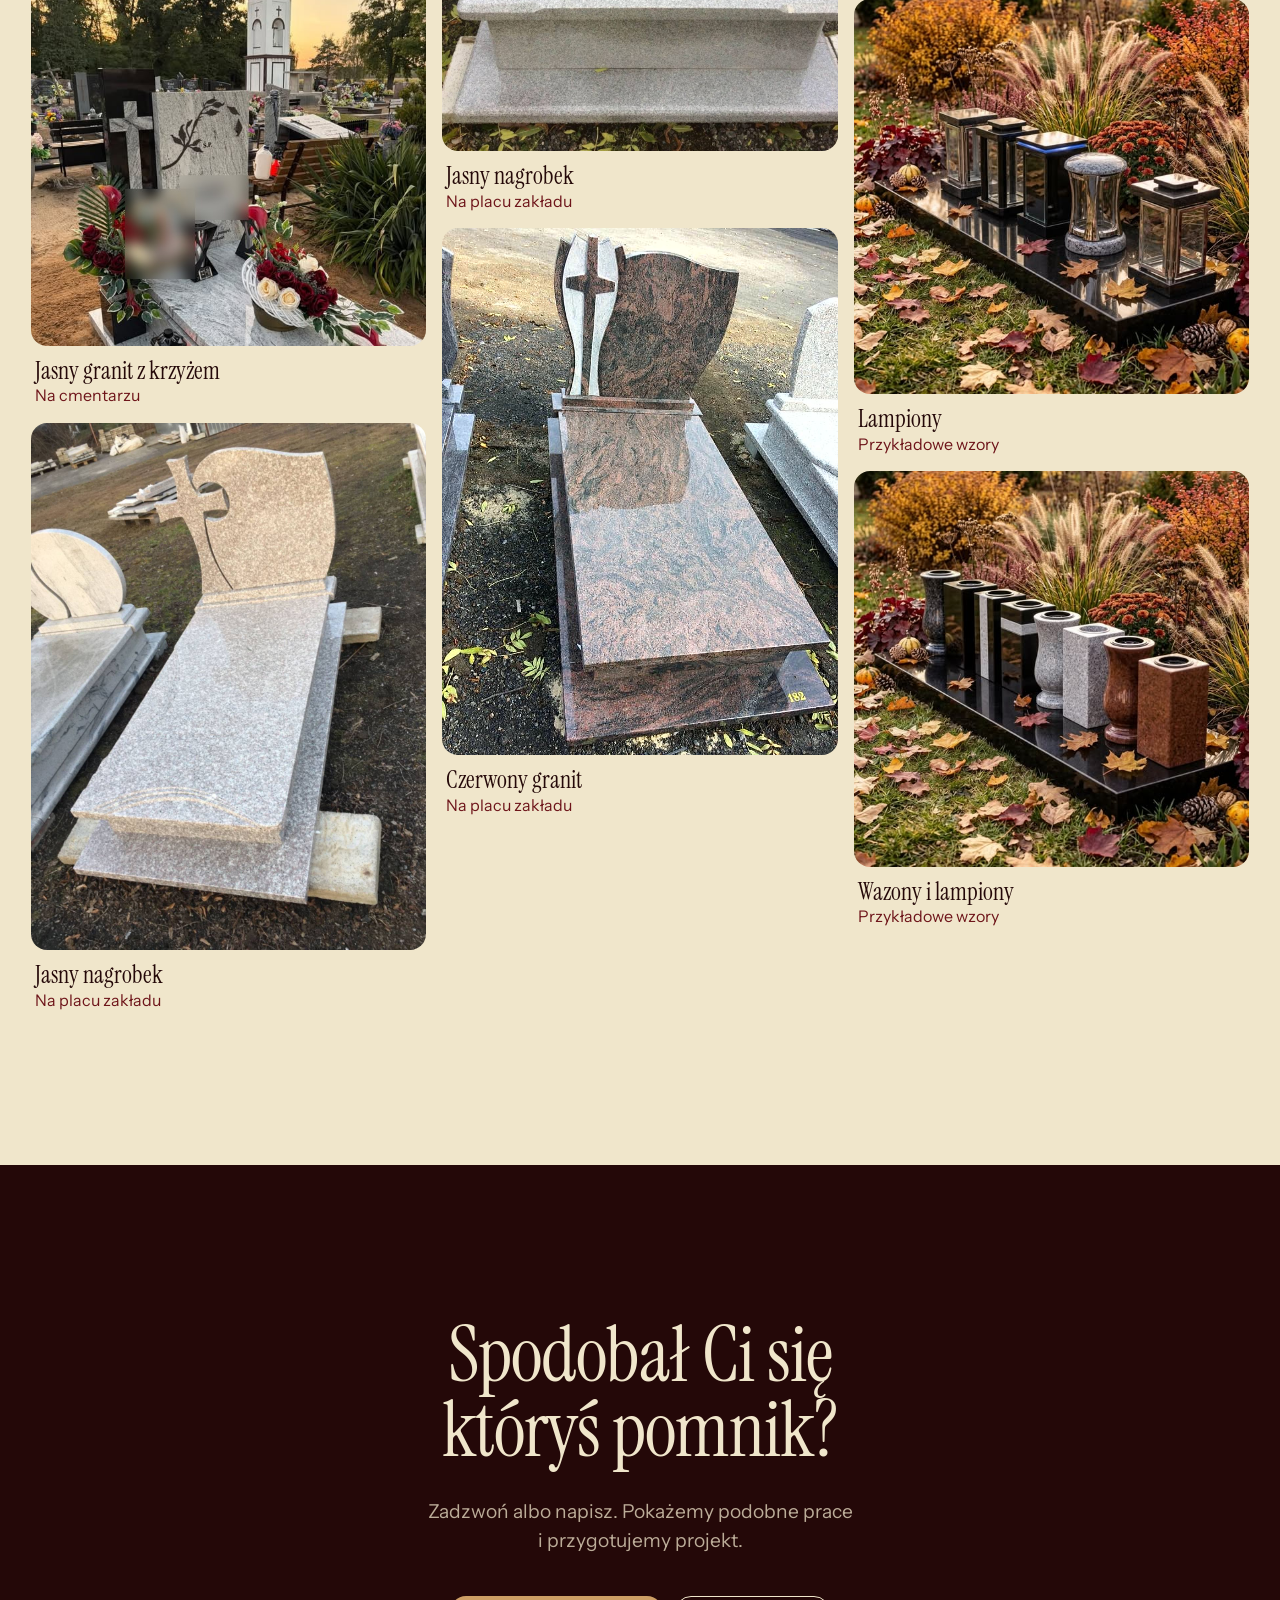
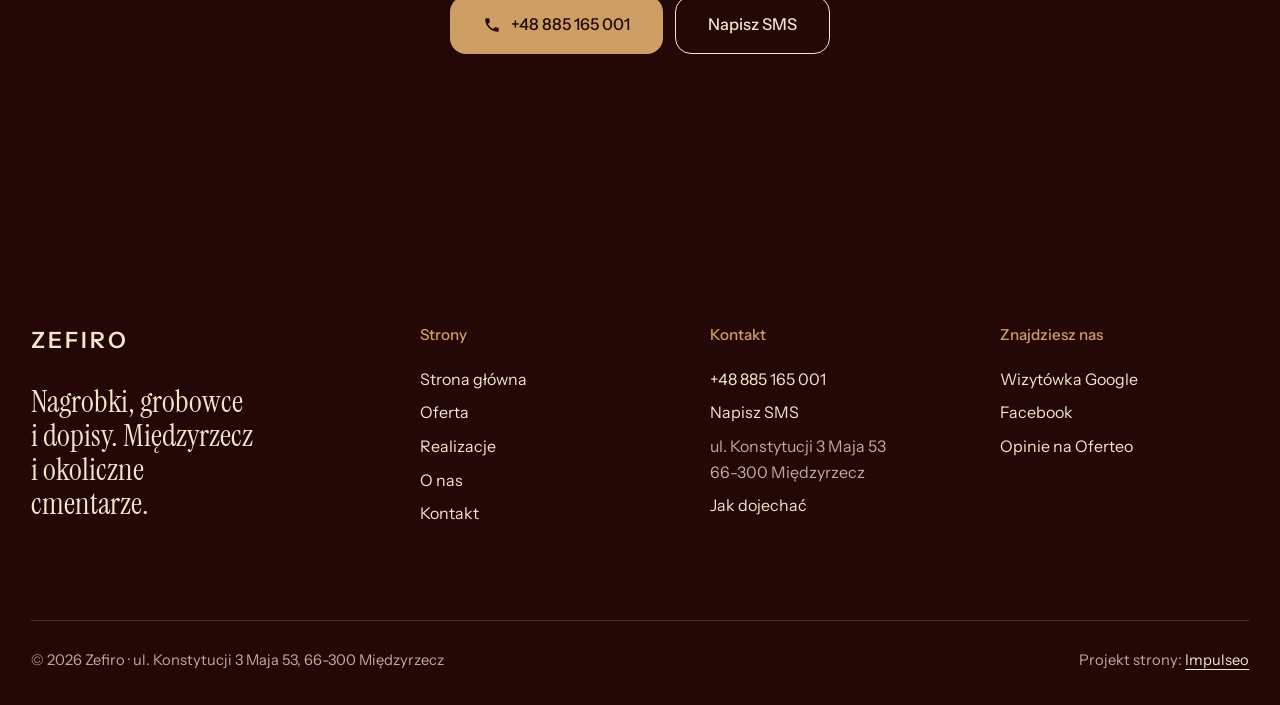
<file: realizacje.html>
<!DOCTYPE html>
<html lang="pl">
<head>
<meta charset="UTF-8">
<meta name="viewport" content="width=device-width, initial-scale=1.0">
<title>Realizacje · nagrobki z granitu · Zefiro Międzyrzecz</title>
<meta name="description" content="Nagrobki wykonane i ustawione przez zakład kamieniarski Zefiro z Międzyrzecza: pojedyncze, podwójne, z jasnego i ciemnego granitu, wazony i lampiony.">
<link rel="canonical" href="https://impulseo-pl.github.io/zefiro/realizacje.html">
<meta name="robots" content="noindex, nofollow">
<meta name="theme-color" content="#240808">
<meta property="og:type" content="website">
<meta property="og:locale" content="pl_PL">
<meta property="og:site_name" content="Zefiro">
<meta property="og:title" content="Realizacje · nagrobki z granitu · Zefiro Międzyrzecz">
<meta property="og:description" content="Nagrobki wykonane i ustawione przez zakład kamieniarski Zefiro z Międzyrzecza: pojedyncze, podwójne, z jasnego i ciemnego granitu, wazony i lampiony.">
<meta property="og:url" content="https://impulseo-pl.github.io/zefiro/realizacje.html">
<meta property="og:image" content="https://impulseo-pl.github.io/zefiro/img/og.jpg">
<meta property="og:image:width" content="1200">
<meta property="og:image:height" content="630">
<meta name="twitter:card" content="summary_large_image">

<script>document.documentElement.classList.add('js')</script>
<link rel="preconnect" href="https://fonts.googleapis.com">
<link rel="preconnect" href="https://fonts.gstatic.com" crossorigin>
<link href="https://fonts.googleapis.com/css2?family=Instrument+Sans:wght@400..600&family=Instrument+Serif&display=swap" rel="stylesheet">
<link rel="stylesheet" href="assets/styles.css?v=20261118d">
<style>.hero-img{object-position:50% 18%}@media (max-width:700px){.pill-logo .word{display:inline;font-size:.92rem;letter-spacing:.12em}}</style>
<script src="assets/lenis.min.js?v=1.1.20" defer></script>
<script src="assets/main.js?v=20261118d" defer></script>
</head>
<body>
<a class="skip" href="#tresc">Przejdź do treści</a>
<header class="pill">
  <a class="pill-logo" href="index.html" aria-label="Zefiro - strona główna"><span class="word">ZEFIRO</span></a>
  <a class="pill-phone" href="tel:+48885165001">+48 885 165 001</a>
  <button class="burger" type="button" aria-expanded="false" aria-controls="menu" aria-label="Otwórz menu"><i></i><i></i></button>
</header>
<div class="menu" id="menu" aria-hidden="true">
  <div class="menu-grid">
    <nav class="menu-links" aria-label="Menu główne">
      <a href="index.html">Strona główna</a>
      <a href="oferta.html">Oferta</a>
      <a href="realizacje.html" aria-current="page">Realizacje</a>
      <a href="o-nas.html">O nas</a>
      <a href="kontakt.html">Kontakt</a>
    </nav>
    <div class="menu-side">
      <div><b>Telefon</b><a href="tel:+48885165001">+48 885 165 001</a></div>
      <div><b>Zakład</b>ul. Konstytucji 3 Maja 53, 66-300 Międzyrzecz</div>
    </div>
  </div>
</div>
<main id="tresc">
<section class="phead bone">
  <div class="wrap">
    <nav class="crumbs" aria-label="Okruszki"><a href="index.html">Strona główna</a><span aria-hidden="true">/</span><span aria-current="page">Realizacje</span></nav>
    <h1>Pomniki z&nbsp;naszego zakładu</h1>
    <p class="lead">Pomniki z&nbsp;naszego placu i&nbsp;z&nbsp;cmentarzy. Kliknij zdjęcie, żeby je powiększyć.</p>
  </div>
</section>
<section class="sec bone" style="padding-top:0">
  <div class="wrap">
    <div class="gal">
    <figure><button type="button" aria-label="Powiększ: Nagrobek z&nbsp;czarnego granitu z&nbsp;jasnym obramowaniem"><img src="img/z3.jpg" width="590" height="590" alt="Nagrobek z&nbsp;czarnego granitu z&nbsp;jasnym obramowaniem" loading="lazy"></button><figcaption><b>Ciemny granit z&nbsp;jasnym obramowaniem</b>Na cmentarzu</figcaption></figure>
    <figure><button type="button" aria-label="Powiększ: Ten sam nagrobek z&nbsp;boku"><img src="img/z6.jpg" width="590" height="590" alt="Ten sam nagrobek z&nbsp;boku" loading="lazy"></button><figcaption><b>Ten sam nagrobek z&nbsp;boku</b>Obramowanie i płyta</figcaption></figure>
    <figure><button type="button" aria-label="Powiększ: Jasny nagrobek z&nbsp;krzyżem i&nbsp;kwiatami"><img src="img/z5.jpg" width="590" height="590" alt="Jasny nagrobek z&nbsp;krzyżem i&nbsp;kwiatami" loading="lazy"></button><figcaption><b>Jasny granit z&nbsp;krzyżem</b>Na cmentarzu</figcaption></figure>
    <figure><button type="button" aria-label="Powiększ: Jasny nagrobek z&nbsp;krzyżem"><img src="img/g13.jpg" width="1200" height="1600" alt="Jasny nagrobek z&nbsp;krzyżem" loading="lazy"></button><figcaption><b>Jasny nagrobek</b>Na placu zakładu</figcaption></figure>
    <figure><button type="button" aria-label="Powiększ: Jasny nagrobek z&nbsp;sercem"><img src="img/g14.jpg" width="1189" height="1600" alt="Jasny nagrobek z&nbsp;sercem" loading="lazy"></button><figcaption><b>Nagrobek z&nbsp;sercem</b>Na placu zakładu</figcaption></figure>
    <figure><button type="button" aria-label="Powiększ: Jasny nagrobek z&nbsp;granitu"><img src="img/g10.jpg" width="1180" height="1600" alt="Jasny nagrobek z&nbsp;granitu" loading="lazy"></button><figcaption><b>Jasny nagrobek</b>Na placu zakładu</figcaption></figure>
    <figure><button type="button" aria-label="Powiększ: Nagrobek z&nbsp;czerwonego granitu z&nbsp;krzyżem"><img src="img/g11.jpg" width="720" height="960" alt="Nagrobek z&nbsp;czerwonego granitu z&nbsp;krzyżem" loading="lazy"></button><figcaption><b>Czerwony granit</b>Na placu zakładu</figcaption></figure>
    <figure><button type="button" aria-label="Powiększ: Nagrobek z czarnego granitu"><img src="img/g15.jpg" width="658" height="908" alt="Nagrobek z czarnego granitu" loading="lazy"></button><figcaption><b>Czarny granit</b>Na placu zakładu</figcaption></figure>
    <figure><button type="button" aria-label="Powiększ: Dwa nagrobki z&nbsp;ciemnego granitu"><img src="img/g16.jpg" width="932" height="692" alt="Dwa nagrobki z&nbsp;ciemnego granitu" loading="lazy"></button><figcaption><b>Dwa nagrobki z&nbsp;ciemnego granitu</b>Na placu zakładu</figcaption></figure>
    <figure><button type="button" aria-label="Powiększ: Lampiony na płycie z&nbsp;ciemnego granitu"><img src="img/z1.jpg" width="590" height="590" alt="Lampiony na płycie z&nbsp;ciemnego granitu" loading="lazy"></button><figcaption><b>Lampiony</b>Przykładowe wzory</figcaption></figure>
    <figure><button type="button" aria-label="Powiększ: Wazony i&nbsp;lampiony"><img src="img/z2.jpg" width="590" height="590" alt="Wazony i&nbsp;lampiony" loading="lazy"></button><figcaption><b>Wazony i&nbsp;lampiony</b>Przykładowe wzory</figcaption></figure>
    </div>
  </div>
</section>
<div class="lb" aria-hidden="true" role="dialog" aria-label="Powiększone zdjęcie"><div><img alt=""><p></p></div><button type="button" aria-label="Zamknij">×</button></div>
<section class="sec cacao dark band">
  <div class="wrap up">
    <h2>Spodobał Ci się któryś pomnik?</h2>
    <p class="lead">Zadzwoń albo napisz. Pokażemy podobne prace i&nbsp;przygotujemy projekt.</p>
    <div class="btn-row">
      <a class="btn btn-brass" href="tel:+48885165001"><svg class="ico" viewBox="0 0 24 24" fill="none" aria-hidden="true"><path d="M6.6 10.8a15.5 15.5 0 0 0 6.6 6.6l2.2-2.2a1 1 0 0 1 1-.24 11.4 11.4 0 0 0 3.6.58 1 1 0 0 1 1 1V20a1 1 0 0 1-1 1A17 17 0 0 1 3 4a1 1 0 0 1 1-1h3.5a1 1 0 0 1 1 1c0 1.25.2 2.45.57 3.57a1 1 0 0 1-.25 1L6.6 10.8Z" fill="currentColor"/></svg>+48 885 165 001</a>
      <a class="btn btn-line" href="sms:+48885165001?body=Dzie%C5%84%20dobry%2C%20pytam%20o%3A%20%28nagrobek%2Fdopis%2Frenowacja%29.%20Cmentarz%3A%20...">Napisz SMS</a>
    </div>
  </div>
</section>
</main>
<footer class="foot dark">
  <div class="wrap">
    <div class="foot-top">
      <div>
        <a class="foot-logo" href="index.html" aria-label="Zefiro - strona główna"><span class="word">ZEFIRO</span></a>
        <p class="foot-claim">Nagrobki, grobowce i&nbsp;dopisy. Międzyrzecz i&nbsp;okoliczne cmentarze.</p>
      </div>
      <div><h4>Strony</h4><ul><li><a href="index.html">Strona główna</a></li><li><a href="oferta.html">Oferta</a></li><li><a href="realizacje.html">Realizacje</a></li><li><a href="o-nas.html">O nas</a></li><li><a href="kontakt.html">Kontakt</a></li></ul></div>
      <div><h4>Kontakt</h4><ul>
        <li><a href="tel:+48885165001">+48 885 165 001</a></li><li><a href="sms:+48885165001?body=Dzie%C5%84%20dobry%2C%20pytam%20o%3A%20%28nagrobek%2Fdopis%2Frenowacja%29.%20Cmentarz%3A%20...">Napisz SMS</a></li><li>ul. Konstytucji 3 Maja 53<br>66-300 Międzyrzecz</li><li><a href="https://www.google.com/maps/place/Firma+Kamieniarska+Zefiro/@52.4386114,15.5834613,406m/data=!3m1!1e3!4m6!3m5!1s0x4706f49b4816bd09:0x40137a1db30fa63c!8m2!3d52.438465!4d15.584197" target="_blank" rel="noopener">Jak dojechać</a></li>
      </ul></div>
      <div><h4>Znajdziesz nas</h4><ul>
        <li><a href="https://www.google.com/maps/place/Firma+Kamieniarska+Zefiro/@52.4386114,15.5834613,406m/data=!3m1!1e3!4m6!3m5!1s0x4706f49b4816bd09:0x40137a1db30fa63c!8m2!3d52.438465!4d15.584197" target="_blank" rel="noopener">Wizytówka Google</a></li><li><a href="https://www.facebook.com/kamieniarstwozefiro/" target="_blank" rel="noopener">Facebook</a></li><li><a href="https://www.oferteo.pl/firma-kamieniarska-zefiro/firma/4441509" target="_blank" rel="noopener">Opinie na Oferteo</a></li>
      </ul></div>
    </div>
    <div class="foot-bottom">
      <span>© 2026 Zefiro · ul. Konstytucji 3 Maja 53, 66-300 Międzyrzecz</span>
      <span>Projekt strony: <a href="https://impulseo.pl" target="_blank" rel="noopener">Impulseo</a></span>
    </div>
  </div>
</footer>
<div class="callbar">
  <a class="btn btn-main" href="tel:+48885165001"><svg class="ico" viewBox="0 0 24 24" fill="none" aria-hidden="true"><path d="M6.6 10.8a15.5 15.5 0 0 0 6.6 6.6l2.2-2.2a1 1 0 0 1 1-.24 11.4 11.4 0 0 0 3.6.58 1 1 0 0 1 1 1V20a1 1 0 0 1-1 1A17 17 0 0 1 3 4a1 1 0 0 1 1-1h3.5a1 1 0 0 1 1 1c0 1.25.2 2.45.57 3.57a1 1 0 0 1-.25 1L6.6 10.8Z" fill="currentColor"/></svg>Zadzwoń</a>
  <a class="btn btn-line" href="sms:+48885165001?body=Dzie%C5%84%20dobry%2C%20pytam%20o%3A%20%28nagrobek%2Fdopis%2Frenowacja%29.%20Cmentarz%3A%20...">Napisz SMS</a>
</div>
</body>
</html>
</file>
<file: assets/styles.css>
/* Silnik dem Impulseo (11.2026). Układ wg thefitouter.com: menu-pigułka, wielki szeryf, tekst odsłaniany słowo po słowie,
   lista usług, karty rozwijane przy przewijaniu. Paleta 60-30-10: Bone (tło) / Bordeaux + Cacao (sekcje, stopka) / Carmine + Brass (przyciski).
   Kroje: Instrument Serif + Instrument Sans. Dane klienta NIE trafiają do tego pliku (tylko do tresc.py i <style> w HTML). */
:root{
  --cacao:#240808;
  --bordeaux:#6E151A;
  --carmine:#B32E33;
  --brass:#CD9F65;
  --bone:#F0E6CB;
  --bone-hi:#FAF4E2;           /* pola formularza na tle Bone */
  --ink:var(--cacao);          /* tekst na Bone: 16:1 */
  --ink-2:var(--bordeaux);     /* tekst drugi na Bone: 9:1 */
  --on-dark:var(--bone);       /* tekst na Bordeaux 9:1, na Cacao 15:1 */
  --on-dark-2:rgba(240,230,203,.74);
  --line:rgba(36,8,8,.16);
  --line-dark:rgba(240,230,203,.18);
  --f-serif:"Instrument Serif",Georgia,"Times New Roman",serif;
  --f-sans:"Instrument Sans",system-ui,-apple-system,"Segoe UI",Roboto,Arial,sans-serif;
  --gut:clamp(16px,2.4vw,32px);
  --wrap:1440px;
  --r:18px;
  --ease:cubic-bezier(.16,.84,.44,1);
}
*,*::before,*::after{box-sizing:border-box}
html{-webkit-text-size-adjust:100%}
body{margin:0;background:var(--bone);color:var(--ink);font-family:var(--f-sans);font-size:1.125rem;line-height:1.6;-webkit-font-smoothing:antialiased;overflow-x:clip}
img{display:block;max-width:100%;height:auto}
a{color:inherit}
p{margin:0}
h1,h2,h3{margin:0;font-family:var(--f-serif);font-weight:400;line-height:1.02;letter-spacing:-.01em;text-wrap:balance}
p,li{text-wrap:pretty}
ul{margin:0;padding:0;list-style:none}
:focus-visible{outline:2px solid var(--carmine);outline-offset:3px}
.dark :focus-visible{outline-color:var(--brass)}
.skip{position:absolute;left:-9999px;top:8px;z-index:300;background:var(--cacao);color:var(--bone);padding:.6rem 1rem;border-radius:10px}
.skip:focus{left:8px}
.wrap{max-width:var(--wrap);margin:0 auto;padding-inline:var(--gut)}
.sr{position:absolute;width:1px;height:1px;overflow:hidden;clip:rect(0 0 0 0);white-space:nowrap}

/* ---------- sekcje i kolory ---------- */
.sec{padding-block:clamp(96px,12vw,180px)}
.bone{background:var(--bone);color:var(--ink)}
.dark{color:var(--on-dark)}
.bordeaux{background:var(--bordeaux)}
.cacao{background:var(--cacao)}
.dark h2,.dark h3{color:var(--bone)}
.label{font-family:var(--f-sans);font-size:1rem;font-weight:500;line-height:1.3;color:var(--ink)}
.dark .label{color:var(--bone)}
.label-serif{font-family:var(--f-serif);font-size:clamp(2.2rem,3.4vw,3.2rem);line-height:1;color:var(--bordeaux)}
.dark .label-serif{color:var(--brass)}
.lead{font-size:clamp(1.08rem,1rem + .25vw,1.25rem);line-height:1.55;color:var(--ink-2);max-width:36rem}
.dark .lead{color:var(--on-dark-2)}

/* ---------- przyciski (10%: Carmine na jasnym, Brass na ciemnym) ---------- */
.btn{display:inline-flex;align-items:center;justify-content:center;gap:.6rem;min-height:3.6rem;padding:1rem 2rem;border-radius:16px;border:1.5px solid transparent;font:500 1.02rem/1.2 var(--f-sans);text-decoration:none;cursor:pointer;
  transition:background-color .5s var(--ease),color .5s var(--ease),border-color .5s var(--ease),transform .5s var(--ease)}
.btn:active{transform:scale(.98)}
.btn-main{background:var(--carmine);color:var(--bone)}
.btn-main:hover{background:var(--bordeaux)}
.btn-brass{background:var(--brass);color:var(--cacao)}
.btn-brass:hover{background:var(--bone)}
.btn-line{border-color:currentColor;color:var(--ink);background:transparent}
.btn-line:hover{background:var(--cacao);border-color:var(--cacao);color:var(--bone)}
.dark .btn-line{color:var(--bone)}
.dark .btn-line:hover{background:var(--bone);border-color:var(--bone);color:var(--cacao)}
.btn-sm{min-height:2.8rem;padding:.7rem 1.3rem;font-size:.95rem;border-radius:12px}
.btn-row{display:flex;flex-wrap:wrap;gap:12px}
.ico{width:18px;height:18px;flex:none}
.link{display:inline-flex;align-items:center;gap:.5rem;font-weight:500;text-decoration:none;border-bottom:1.5px solid currentColor;padding-bottom:3px;color:var(--bordeaux);transition:gap .4s var(--ease)}
.link:hover{gap:.85rem}
.dark .link{color:var(--brass)}

/* ---------- menu-pigułka ---------- */
.pill{position:fixed;top:20px;left:50%;transform:translateX(-50%);z-index:100;width:min(620px,calc(100% - 32px));height:64px;display:flex;align-items:center;gap:16px;padding:0 14px 0 22px;border-radius:16px;
  background:rgba(36,8,8,.84);color:var(--bone);-webkit-backdrop-filter:blur(16px) saturate(1.2);backdrop-filter:blur(16px) saturate(1.2);transition:background-color .5s var(--ease)}
.pill.solid{background:rgba(36,8,8,.94)}
.pill-logo{display:block;width:86px;flex:none;color:var(--bone)}
.pill-logo svg{display:block;width:100%;height:auto}
.pill-logo svg path{fill:currentColor}
.pill-phone{flex:1;text-align:center;font-weight:600;font-size:1.02rem;letter-spacing:.01em;text-decoration:none;white-space:nowrap}
.pill-phone:hover{color:var(--brass)}
.pill-cta{flex:none}
.burger{flex:none;width:48px;height:48px;display:flex;flex-direction:column;gap:6px;align-items:center;justify-content:center;background:transparent;border:0;color:var(--bone);cursor:pointer;border-radius:12px}
.burger:hover{background:rgba(240,230,203,.1)}
.burger i{display:block;width:30px;height:2px;background:currentColor;transition:transform .4s var(--ease)}
.menu-open .burger i:first-child{transform:translateY(4px) rotate(45deg)}
.menu-open .burger i:last-child{transform:translateY(-4px) rotate(-45deg)}

.menu{position:fixed;inset:0;z-index:90;background:var(--cacao);color:var(--bone);display:flex;flex-direction:column;justify-content:flex-end;padding:120px var(--gut) clamp(32px,5vw,56px);
  clip-path:inset(0 0 100% 0);visibility:hidden;transition:clip-path .8s var(--ease),visibility 0s linear .8s}
.menu-open .menu{clip-path:inset(0 0 0 0);visibility:visible;transition:clip-path .8s var(--ease)}
.menu-grid{display:grid;grid-template-columns:1.4fr 1fr;gap:40px;align-items:end;max-width:var(--wrap);width:100%;margin:0 auto}
.menu-links a{display:block;font-family:var(--f-serif);font-size:clamp(3rem,8vw,7rem);line-height:1.02;text-decoration:none;color:var(--bone);transition:color .4s var(--ease),padding .5s var(--ease)}
.menu-links a:hover,.menu-links a[aria-current="page"]{color:var(--brass)}
.menu-links a:hover{padding-left:.15em}
.menu-side{display:grid;gap:22px;font-size:1.05rem;color:var(--on-dark-2)}
.menu-side b{display:block;color:var(--bone);font-weight:500;font-size:.95rem;margin-bottom:4px}
.menu-side a{color:var(--bone)}
.menu-open body{overflow:hidden}

/* ---------- hero ---------- */
.hero{position:relative;height:100svh;min-height:600px;overflow:hidden;background:var(--cacao);color:var(--bone);isolation:isolate}
.hero-img{position:absolute;inset:-4% 0 0;width:100%;height:108%;object-fit:cover;object-position:50% 60%;z-index:-2;will-change:transform}
.hero::after{content:"";position:absolute;inset:0;z-index:-1;background:linear-gradient(180deg,rgba(0,0,0,.42) 0%,rgba(0,0,0,0) 26%,rgba(0,0,0,.06) 50%,rgba(0,0,0,.66) 100%)}
.hero-in{position:absolute;left:0;right:0;bottom:0;padding:0 var(--gut) clamp(28px,4vw,48px);display:grid;grid-template-columns:1fr auto;align-items:end;gap:28px}
.hero h1{font-size:clamp(3.4rem,9.2vw,8.8rem);line-height:.92;color:var(--bone);letter-spacing:-.02em;max-width:17ch;text-shadow:0 2px 30px rgba(0,0,0,.25)}
.hero-side{display:grid;gap:18px;justify-items:end;text-align:right;max-width:22rem;padding-bottom:.6rem}
.hero-side p{font-size:1.05rem;line-height:1.5;color:var(--bone);text-shadow:0 1px 10px rgba(0,0,0,.45)}

/* ---------- O nas (dwie kolumny) ---------- */
.about{display:grid;grid-template-columns:1fr 1fr;gap:clamp(32px,5vw,80px)}
.about-left{display:grid;align-content:start;gap:clamp(28px,4vw,56px)}
.about-fig{margin:0;border-radius:var(--r);overflow:hidden;max-width:520px}
.about-fig img{width:100%;aspect-ratio:3/2;object-fit:cover}
.statement{text-wrap:balance;font-family:var(--f-serif);font-size:clamp(2rem,3.5vw,3.4rem);line-height:1.08;color:var(--ink)}
.about-right .lead{margin-top:clamp(28px,3vw,40px);max-width:30rem}
.about-right .btn-row{margin-top:36px}

/* ---------- tekst odsłaniany słowo po słowie ---------- */
.reveal-sec{position:relative;height:170vh}
.reveal-stick{position:sticky;top:0;height:100svh;display:grid;grid-template-columns:1.6fr 1fr;align-items:center;gap:clamp(32px,5vw,80px);padding:96px var(--gut) 48px;max-width:var(--wrap);margin:0 auto}
.reveal-main{display:grid;gap:28px}
.reveal-aside{display:grid;gap:14px;align-content:center;padding-left:clamp(24px,3vw,48px);border-left:1px solid var(--line-dark);color:var(--on-dark-2)}
.reveal-phone{font-family:var(--f-serif);font-size:clamp(2.2rem,3.6vw,3.4rem);line-height:1;color:var(--brass);text-decoration:none}
.reveal-phone:hover{color:var(--bone)}
.reveal-text{font-family:var(--f-serif);font-size:clamp(1.9rem,4.1vw,3.9rem);line-height:1.1;color:var(--bone);max-width:30ch}
.js .reveal-text .w{color:rgba(240,230,203,.45);transition:color .25s linear}
.js .reveal-text .w.on{color:var(--bone)}

/* ---------- lista usług ---------- */
.svc{display:grid;grid-template-columns:minmax(120px,.5fr) 3fr;gap:clamp(20px,3vw,48px)}
.svc-list{display:grid}
.svc-row{display:grid;grid-template-columns:1fr 1.25fr;gap:clamp(20px,4vw,72px);padding:clamp(28px,4vw,56px) 0;border-top:1px solid var(--line);text-decoration:none;color:inherit}
.svc-row:last-child{border-bottom:1px solid var(--line)}
.svc-row h3{font-size:clamp(2rem,3.4vw,3.2rem);line-height:1.02;color:var(--ink);transition:color .5s var(--ease)}
.svc-row p{font-family:var(--f-serif);font-size:clamp(1.45rem,2.3vw,2.2rem);line-height:1.12;color:var(--bordeaux)}
.js .svc-row p{opacity:.5;transition:opacity .9s var(--ease)}
.js .svc-row.on p{opacity:1}
.svc-row:hover h3{color:var(--carmine)}
.svc-foot{margin-top:48px}

/* ---------- karty rozwijane przy przewijaniu ---------- */
.cards{padding-block:clamp(48px,6vw,96px)}
.card-wrap{position:relative;height:125vh}
.card-wrap+.card-wrap{margin-top:-15vh}
.card-stick{position:sticky;top:0;height:100svh;display:grid;place-items:center;overflow:hidden}
.card{--p:0;position:relative;width:calc(46vw + 54vw * var(--p));height:calc(50svh + 50svh * var(--p));border-radius:calc(28px + 32px * var(--p));overflow:hidden;color:var(--bone);text-decoration:none;isolation:isolate;display:block;background:#3a1512}
.card img{position:absolute;inset:0;width:100%;height:100%;object-fit:cover;z-index:-2;transform:scale(calc(1.04 - .04 * var(--p)))}
.card::after{content:"";position:absolute;inset:0;z-index:-1;background:linear-gradient(180deg,rgba(36,8,8,.25) 0%,rgba(36,8,8,0) 30%,rgba(36,8,8,.84) 100%)}
.card-in{position:absolute;left:0;right:0;bottom:calc(28px + 52px * var(--p));display:grid;justify-items:center;gap:22px;text-align:center;padding:0 24px}
.card h3{font-size:clamp(2.2rem,calc(2.2rem + 2.4vw * var(--p)),5rem);color:var(--brass);text-shadow:0 2px 18px rgba(36,8,8,.75)}
.card .btn{pointer-events:none}
.card:hover .btn{background:var(--bordeaux)}

/* ---------- opinie ---------- */
.quotes-head{display:flex;justify-content:space-between;align-items:end;gap:24px;flex-wrap:wrap}
.quote-stage{position:relative;margin-top:clamp(28px,4vw,48px);min-height:var(--qh,auto)}
.quote{margin:0}
.js .quote{position:absolute;inset:0 0 auto 0;opacity:0;visibility:hidden;transform:translateY(16px);transition:opacity .7s var(--ease),transform .7s var(--ease),visibility 0s linear .7s}
.js .quote.on{position:relative;opacity:1;visibility:visible;transform:none;transition:opacity .7s var(--ease),transform .7s var(--ease)}
.quote blockquote{margin:0;font-family:var(--f-serif);font-size:clamp(1.8rem,3.3vw,3.1rem);line-height:1.1;color:var(--bone);max-width:34ch}
.quote figcaption{margin-top:32px;font-size:1rem;line-height:1.4}
.quote figcaption b{display:block;font-weight:600;color:var(--bone)}
.quote figcaption span{color:var(--on-dark-2)}
.quote+.quote{margin-top:48px}
.js .quote+.quote{margin-top:0}
.quote-nav{display:flex;align-items:center;justify-content:space-between;gap:24px;margin-top:40px;flex-wrap:wrap}
.arrows{display:flex;gap:8px}
.arrow{width:56px;height:56px;border-radius:14px;border:1.5px solid var(--line-dark);background:transparent;color:var(--brass);display:grid;place-items:center;cursor:pointer;transition:background-color .4s var(--ease),color .4s var(--ease),border-color .4s var(--ease)}
.arrow:hover{background:var(--brass);border-color:var(--brass);color:var(--cacao)}
.arrow svg{width:22px;height:22px}
.no-js-hide{display:none}
.js .no-js-hide{display:flex}
.rating{display:inline-flex;align-items:center;gap:10px;color:var(--bone);text-decoration:none;font-size:1rem}
.rating b{font-family:var(--f-serif);font-weight:400;font-size:2rem;line-height:1;color:var(--brass)}
.rating:hover span{text-decoration:underline;text-underline-offset:4px}

/* ---------- kontakt + formularz ---------- */
.contact{display:grid;grid-template-columns:1fr 1fr;gap:clamp(40px,5vw,80px)}
.contact h2{font-size:clamp(2.6rem,4.6vw,4.4rem);color:var(--bordeaux)}
.big-addr{margin-top:clamp(24px,3vw,40px);font-family:var(--f-serif);font-size:clamp(1.9rem,3vw,2.9rem);line-height:1.08;color:var(--ink)}
.contact-meta{margin-top:36px;display:grid;gap:18px;font-size:1.02rem;color:var(--ink-2)}
.contact-meta b{display:block;color:var(--ink);font-weight:600}
.contact-meta a{color:var(--ink)}
.big-phone{display:block;font-family:var(--f-serif);font-size:clamp(2.4rem,4.6vw,4.4rem);line-height:1;color:var(--ink);text-decoration:none;text-align:right}
.big-phone:hover{color:var(--carmine)}
.contact-right .lead{margin-top:28px;max-width:28rem}
.form{margin-top:40px;display:grid;gap:12px;max-width:500px}
.form label{display:block}
.form input,.form textarea{width:100%;font:inherit;font-size:1.05rem;color:var(--ink);background:var(--bone-hi);border:1px solid var(--line);border-radius:16px;padding:1.05rem 1.3rem;transition:border-color .3s var(--ease),background-color .3s var(--ease)}
.form textarea{min-height:180px;resize:vertical}
.form input::placeholder,.form textarea::placeholder{color:rgba(110,21,26,.78)}
.form input:focus,.form textarea:focus{outline:none;border-color:var(--carmine);background:#fff}
.form .btn{justify-self:start;margin-top:20px;min-width:11rem}
.form-note{font-size:.92rem;color:var(--ink-2)}

/* ---------- nagłówek podstrony ---------- */
.phead{padding:clamp(140px,16vw,200px) 0 clamp(40px,5vw,72px)}
.crumbs{display:flex;gap:.6rem;font-size:.95rem;color:var(--ink-2)}
.crumbs a{color:var(--ink-2);text-decoration:none}
.crumbs a:hover{text-decoration:underline;text-underline-offset:4px}
.phead h1{margin-top:28px;font-size:clamp(3.2rem,8.4vw,8rem);line-height:.94;letter-spacing:-.02em;max-width:14ch}
.phead .lead{margin-top:28px}
.phead-img{margin:0 var(--gut);border-radius:clamp(20px,3vw,40px);overflow:hidden;height:min(72svh,760px);background:var(--cacao)}
.phead-img img{width:100%;height:100%;object-fit:cover}

/* ---------- oferta: bloki usług ---------- */
.offer{display:grid;gap:clamp(96px,11vw,170px)}
.off{display:grid;grid-template-columns:1fr 1fr;gap:clamp(32px,6vw,96px);align-items:center;scroll-margin-top:120px}
.off:nth-child(even) .off-fig{order:2}
.off-fig{margin:0;border-radius:var(--r);overflow:hidden;background:var(--bone-hi)}
.off-fig img{width:100%;height:auto}
.off h2{font-size:clamp(2.6rem,4.4vw,4.2rem)}
.off p{margin-top:22px;color:var(--ink-2);max-width:34rem}
.off ul{margin-top:28px;border-top:1px solid var(--line)}
.off li{padding:16px 0;border-bottom:1px solid var(--line);font-family:var(--f-serif);font-size:1.5rem;line-height:1.2}
.off .btn{margin-top:32px}

/* lista na ciemnym (marki, liczby, powody) */
.rows{display:grid;grid-template-columns:minmax(120px,.5fr) 3fr;gap:clamp(20px,3vw,48px)}
.rows-list>div{display:grid;grid-template-columns:1fr 1.25fr;gap:clamp(20px,4vw,72px);padding:clamp(24px,3.4vw,44px) 0;border-top:1px solid var(--line-dark)}
.rows-list>div:last-child{border-bottom:1px solid var(--line-dark)}
.rows-list dt,.rows-list h3{font-family:var(--f-serif);font-size:clamp(2rem,3.4vw,3.2rem);line-height:1.02;color:var(--brass)}
.rows-list dd,.rows-list p{margin:0;font-family:var(--f-serif);font-size:clamp(1.4rem,2.2vw,2.1rem);line-height:1.14;color:var(--bone)}
.bone .rows-list>div{border-color:var(--line)}
.bone .rows-list dt,.bone .rows-list h3{color:var(--ink)}
.bone .rows-list dd,.bone .rows-list p{color:var(--bordeaux)}

/* ---------- realizacje ---------- */
.gal{columns:3 320px;column-gap:16px}
.gal figure{margin:0 0 16px;break-inside:avoid}
.gal button{display:block;width:100%;padding:0;border:0;background:var(--bone-hi);border-radius:16px;overflow:hidden;cursor:zoom-in}
.gal img{width:100%;height:auto;transition:transform 1.4s var(--ease)}
.gal button:hover img{transform:scale(1.04)}
.gal figcaption{padding:12px 4px 0;font-size:1rem;line-height:1.4;color:var(--ink-2)}
.gal figcaption b{display:block;font-family:var(--f-serif);font-weight:400;font-size:1.5rem;line-height:1.1;color:var(--ink)}
.lb{position:fixed;inset:0;z-index:200;background:rgba(36,8,8,.94);display:grid;place-items:center;padding:24px;opacity:0;visibility:hidden;transition:opacity .4s var(--ease),visibility 0s linear .4s}
.lb.on{opacity:1;visibility:visible;transition:opacity .4s var(--ease)}
.lb img{max-width:min(1400px,100%);max-height:82svh;width:auto;border-radius:14px}
.lb p{margin-top:16px;color:var(--bone);text-align:center}
.lb button{position:absolute;top:20px;right:20px;width:52px;height:52px;border-radius:14px;border:1.5px solid var(--line-dark);background:transparent;color:var(--bone);font-size:1.8rem;line-height:1;cursor:pointer}

/* ---------- godziny, FAQ ---------- */
.hours{width:100%;border-collapse:collapse;font-size:1.05rem}
.hours td{padding:14px 0;border-bottom:1px solid var(--line)}
.hours td+td{text-align:right}
.faq{display:grid;grid-template-columns:minmax(120px,.5fr) 3fr;gap:clamp(20px,3vw,48px)}
.faq details{border-top:1px solid var(--line)}
.faq details:last-child{border-bottom:1px solid var(--line)}
.faq summary{display:flex;justify-content:space-between;align-items:center;gap:24px;padding:28px 0;cursor:pointer;list-style:none;font-family:var(--f-serif);font-size:clamp(1.6rem,2.6vw,2.4rem);line-height:1.1}
.faq summary::-webkit-details-marker{display:none}
.faq summary::after{content:"+";flex:none;width:44px;height:44px;display:grid;place-items:center;border-radius:12px;border:1.5px solid var(--line);font-family:var(--f-sans);font-size:1.4rem;color:var(--carmine);transition:transform .4s var(--ease)}
.faq details[open] summary::after{transform:rotate(45deg)}
.faq details p{padding:0 0 28px;max-width:44rem;color:var(--ink-2)}

/* ---------- pas wezwania (ciemny) ---------- */
.band{text-align:center}
.band h2{font-size:clamp(2.8rem,6vw,6rem);line-height:.98;max-width:16ch;margin:0 auto}
.band .lead{margin:28px auto 0}
.band .btn-row{justify-content:center;margin-top:40px}

/* ---------- stopka (Cacao) ---------- */
.foot{background:var(--cacao);color:var(--on-dark-2);padding:clamp(80px,9vw,128px) 0 0;font-size:1rem}
.foot-top{display:grid;grid-template-columns:1.4fr 1fr 1fr 1fr;gap:40px}
.foot-logo{display:block;width:150px;color:var(--bone)}
.foot-logo svg{width:100%;height:auto;display:block}
.foot-logo svg path{fill:currentColor}
.foot-claim{margin-top:28px;font-family:var(--f-serif);font-size:clamp(1.6rem,2.4vw,2.2rem);line-height:1.1;color:var(--bone);max-width:16ch}
.foot h4{margin:0 0 16px;font-size:.95rem;font-weight:500;color:var(--brass)}
.foot li{padding:4px 0}
.foot a{color:var(--bone);text-decoration:none}
.foot a:hover{color:var(--brass)}
.foot-bottom{display:flex;justify-content:space-between;flex-wrap:wrap;gap:16px;margin-top:clamp(64px,7vw,100px);padding:28px 0 32px;border-top:1px solid var(--line-dark);font-size:.92rem}
.foot-bottom a{text-decoration:underline;text-underline-offset:4px}

/* ---------- pasek „zadzwoń” na telefonie ---------- */
.callbar{display:none}

/* ---------- wejścia sekcji ---------- */
.js .up{opacity:0;transform:translateY(28px);transition:opacity 1s var(--ease),transform 1s var(--ease)}
.js .up.in{opacity:1;transform:none}

/* ---------- responsywność ---------- */
@media (max-width:1000px){
  .about,.contact{grid-template-columns:1fr}
  .big-phone{text-align:left}
  .svc,.rows,.faq{grid-template-columns:1fr}
  .off{grid-template-columns:1fr}
  .off:nth-child(even) .off-fig{order:0}
  .foot-top{grid-template-columns:1fr 1fr}
  .menu-grid{grid-template-columns:1fr}
}
@media (max-width:700px){
  body{font-size:1.0625rem;padding-bottom:76px}
  .pill{top:12px;height:58px;padding:0 8px 0 16px;gap:8px}
  .pill-logo{width:74px}
  .pill-phone{font-size:.95rem}
  .pill-cta{display:none}
  .hero{height:calc(100svh - 76px);min-height:560px}
  .hero-in{grid-template-columns:1fr;gap:22px}
  .hero-side{justify-items:start;text-align:left}
  .hero h1{font-size:clamp(3rem,14vw,4.6rem)}
  .svc-row,.rows-list>div{grid-template-columns:1fr;gap:12px}
  .card{width:calc(88vw + 12vw * var(--p));height:calc(62svh + 38svh * var(--p))}
  .card-wrap{height:115vh}
  .reveal-sec{height:auto}
  .reveal-stick{position:static;height:auto;grid-template-columns:1fr;padding-block:96px}
  .js .reveal-text .w{color:var(--bone)}
  .reveal-aside{padding-left:0;border-left:0;border-top:1px solid var(--line-dark);padding-top:28px}
  .hero-call{display:none}
  .foot-top{grid-template-columns:1fr}
  .callbar{position:fixed;left:0;right:0;bottom:0;z-index:80;display:grid;grid-template-columns:1.3fr 1fr;gap:8px;padding:10px 12px calc(10px + env(safe-area-inset-bottom));background:var(--cacao)}
  .callbar .btn{min-height:3.2rem;padding:.7rem 1rem;font-size:.98rem}
  .callbar .btn-line{color:var(--bone)}
}
@media (prefers-reduced-motion:reduce){
  *,*::before,*::after{transition:none!important;animation:none!important}
  .reveal-sec,.card-wrap{height:auto}
  .reveal-stick,.card-stick{position:static;height:auto;padding-block:96px}
  .card-wrap+.card-wrap{margin-top:0}
  .card{--p:.6!important}
  .js .reveal-text .w{color:var(--bone)}
  .js .svc-row p{opacity:1}
}

/* ---------- poprawki po radzie (18.11) ---------- */
.hero-kicker{font-size:1.05rem;font-weight:500;color:var(--bone);margin-bottom:18px;text-shadow:0 1px 10px rgba(0,0,0,.5)}
.btn-on-photo{color:var(--bone);border-color:var(--bone);background:rgba(36,8,8,.35);-webkit-backdrop-filter:blur(6px);backdrop-filter:blur(6px)}
.btn-on-photo:hover{background:var(--bone);border-color:var(--bone);color:var(--cacao)}
.hero-side .btn-row{justify-content:flex-end}
.facts{padding-block:clamp(24px,3vw,36px)}
.facts-list{display:grid;grid-template-columns:repeat(4,minmax(0,1fr));gap:20px 40px}
.facts-list li{display:grid;gap:2px;font-size:.98rem;line-height:1.4;color:var(--on-dark-2)}
.facts-list b{font-family:var(--f-serif);font-weight:400;font-size:1.6rem;line-height:1.1;color:var(--brass)}
.poglad{font-size:.85rem;color:var(--ink-2);padding-top:8px}
.phead-img{position:relative}
.phead-img .poglad{position:absolute;right:16px;bottom:14px;padding:6px 10px;border-radius:8px;background:rgba(36,8,8,.6);color:var(--bone)}
.map{margin-top:36px;border-radius:var(--r);overflow:hidden;aspect-ratio:4/3;background:var(--bone-hi);border:1px solid var(--line)}
.map iframe{display:block;width:100%;height:100%;border:0;filter:grayscale(.55) contrast(1.02)}
.form-note a{color:var(--ink)}
@media (max-width:700px){
  .hero-side .btn-row{justify-content:flex-start}
  .facts-list b{font-size:1.35rem}
}
@media (max-width:700px){
  .hero::after{background:linear-gradient(180deg,rgba(0,0,0,.4) 0%,rgba(0,0,0,0) 22%,rgba(0,0,0,.35) 45%,rgba(0,0,0,.8) 72%,rgba(0,0,0,.86) 100%)}
}
@media (max-width:700px){
  .facts-list{grid-template-columns:1fr;gap:12px}
  .facts-list li{grid-template-columns:minmax(0,9.5rem) minmax(0,1fr);align-items:baseline;gap:12px}
}

/* ---------- znak (logo jako obrazek w kolorze z palety) ---------- */
.pill-logo,.foot-logo{display:inline-flex;align-items:center;gap:10px;text-decoration:none;width:auto}
.mark{display:block;width:30px;height:30px;object-fit:contain;flex:none}
.word{font-family:var(--f-sans);font-weight:600;font-size:1.05rem;letter-spacing:.14em}
.foot-logo .mark{width:52px;height:52px}
.foot-logo .word{font-size:1.4rem}
.quote-single .quote{position:relative;opacity:1;visibility:visible;transform:none}
@media (max-width:700px){.pill-logo .word{display:none}}

/* ---------- poprawki po radzie (18.11) ---------- */
.card{max-width:1440px}
.cards-foot{display:flex;justify-content:center;padding-top:clamp(24px,4vw,48px)}
.opinie-mini{padding-block:clamp(56px,6vw,88px)}
.opinie-in{display:flex;justify-content:space-between;align-items:center;gap:32px 64px;flex-wrap:wrap}
.quote-mini{margin:0;max-width:40rem}
.quote-mini blockquote{margin:0;font-family:var(--f-serif);font-size:clamp(1.6rem,2.6vw,2.4rem);line-height:1.1;color:var(--bone)}
.quote-mini figcaption{margin-top:14px;font-size:.98rem;color:var(--on-dark-2)}
.opinie-links{display:grid;gap:16px}

/* ---------- dwie opinie, przyciski kontaktu ---------- */
.quotes-two{display:grid;grid-template-columns:1fr 1fr;gap:32px 64px;width:100%}
.contact-cta{margin-top:32px;display:flex;flex-wrap:wrap;gap:12px}
@media (max-width:700px){.quotes-two{grid-template-columns:1fr}}

/* ---------- poprawki po radzie (18.11) ---------- */
.facts-list li{white-space:normal}
.facts-list li b+*{white-space:nowrap}
.about-fig .poglad{display:block}
@media (max-width:700px){#kontakt .contact-cta{display:none}}

/* ---------- podpisy zdjęć poglądowych na zdjęciach pełnoekranowych ---------- */
.hero-cap,.card-cap{position:absolute;z-index:2;padding:6px 10px;border-radius:8px;background:rgba(36,8,8,.6);color:var(--bone);font-size:.82rem;line-height:1.2}
.hero-cap{right:var(--gut);top:100px}
.card-cap{left:20px;top:20px}
</file>
